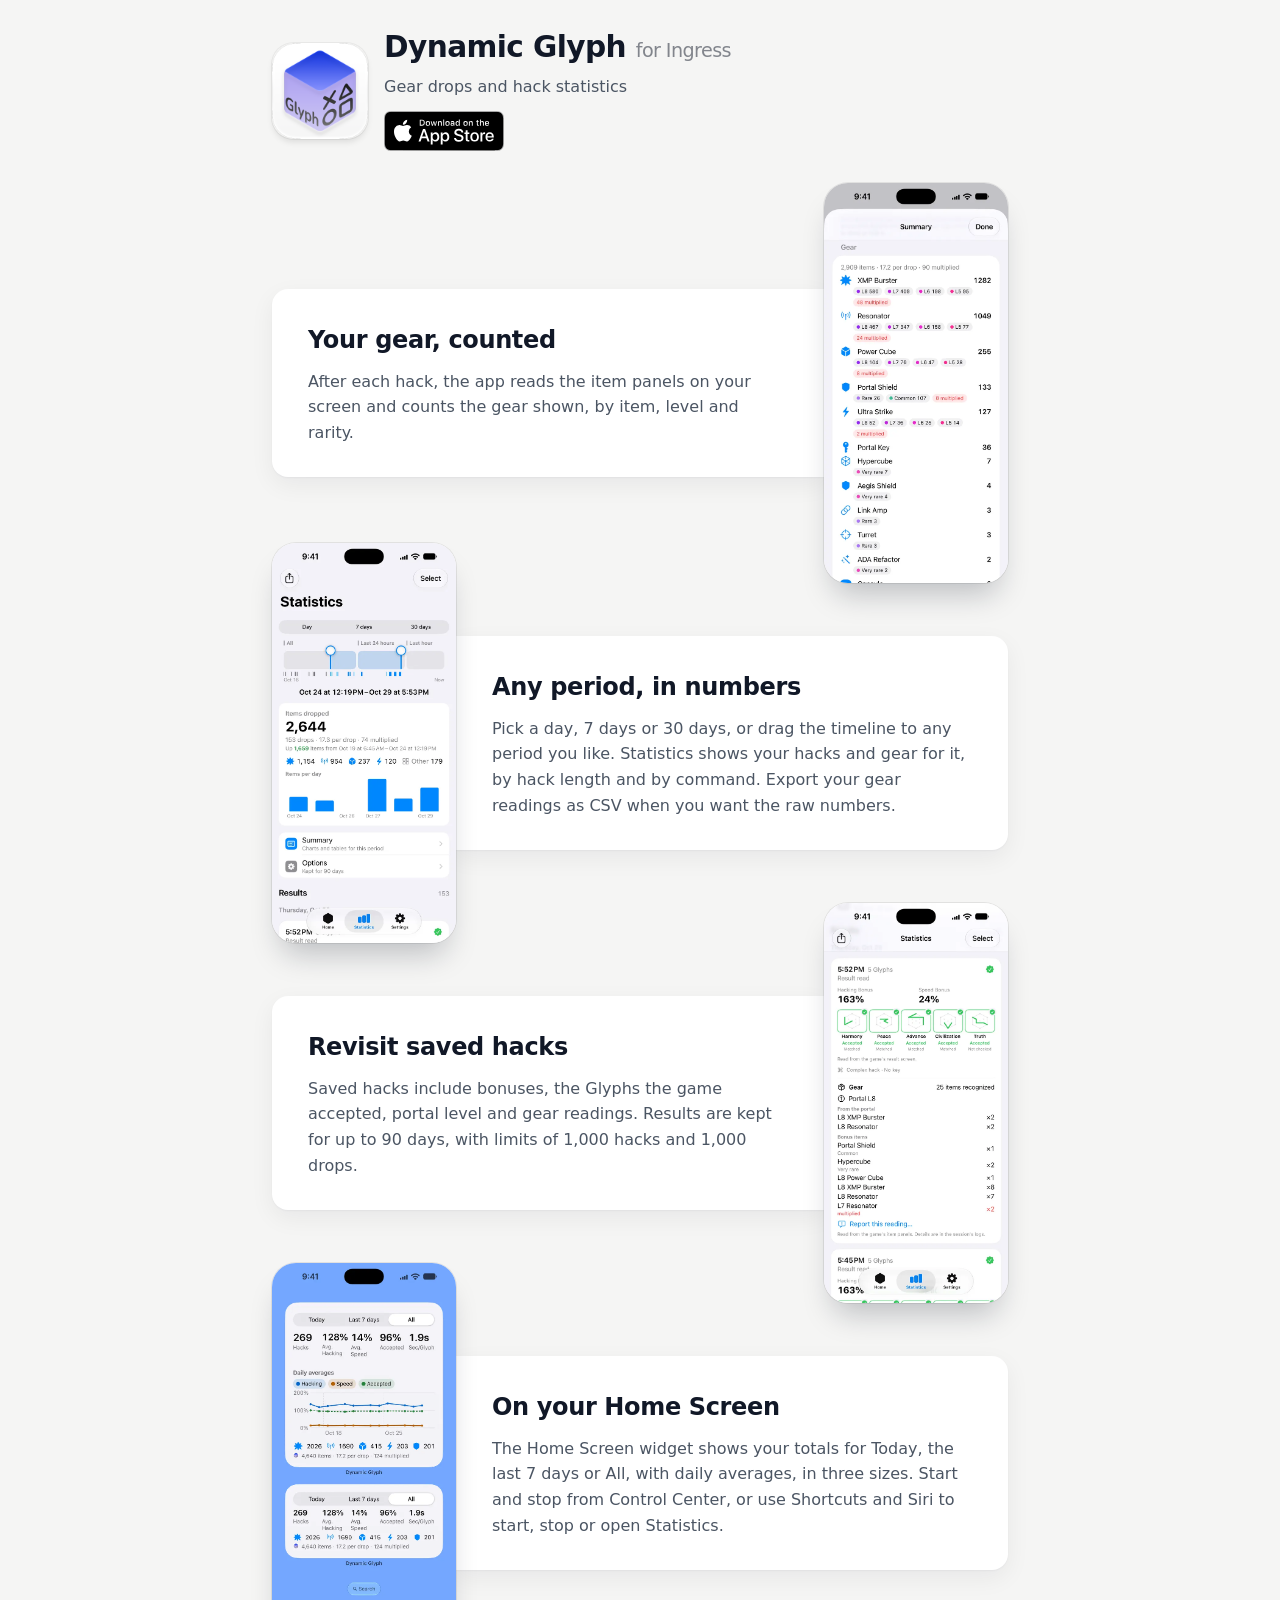
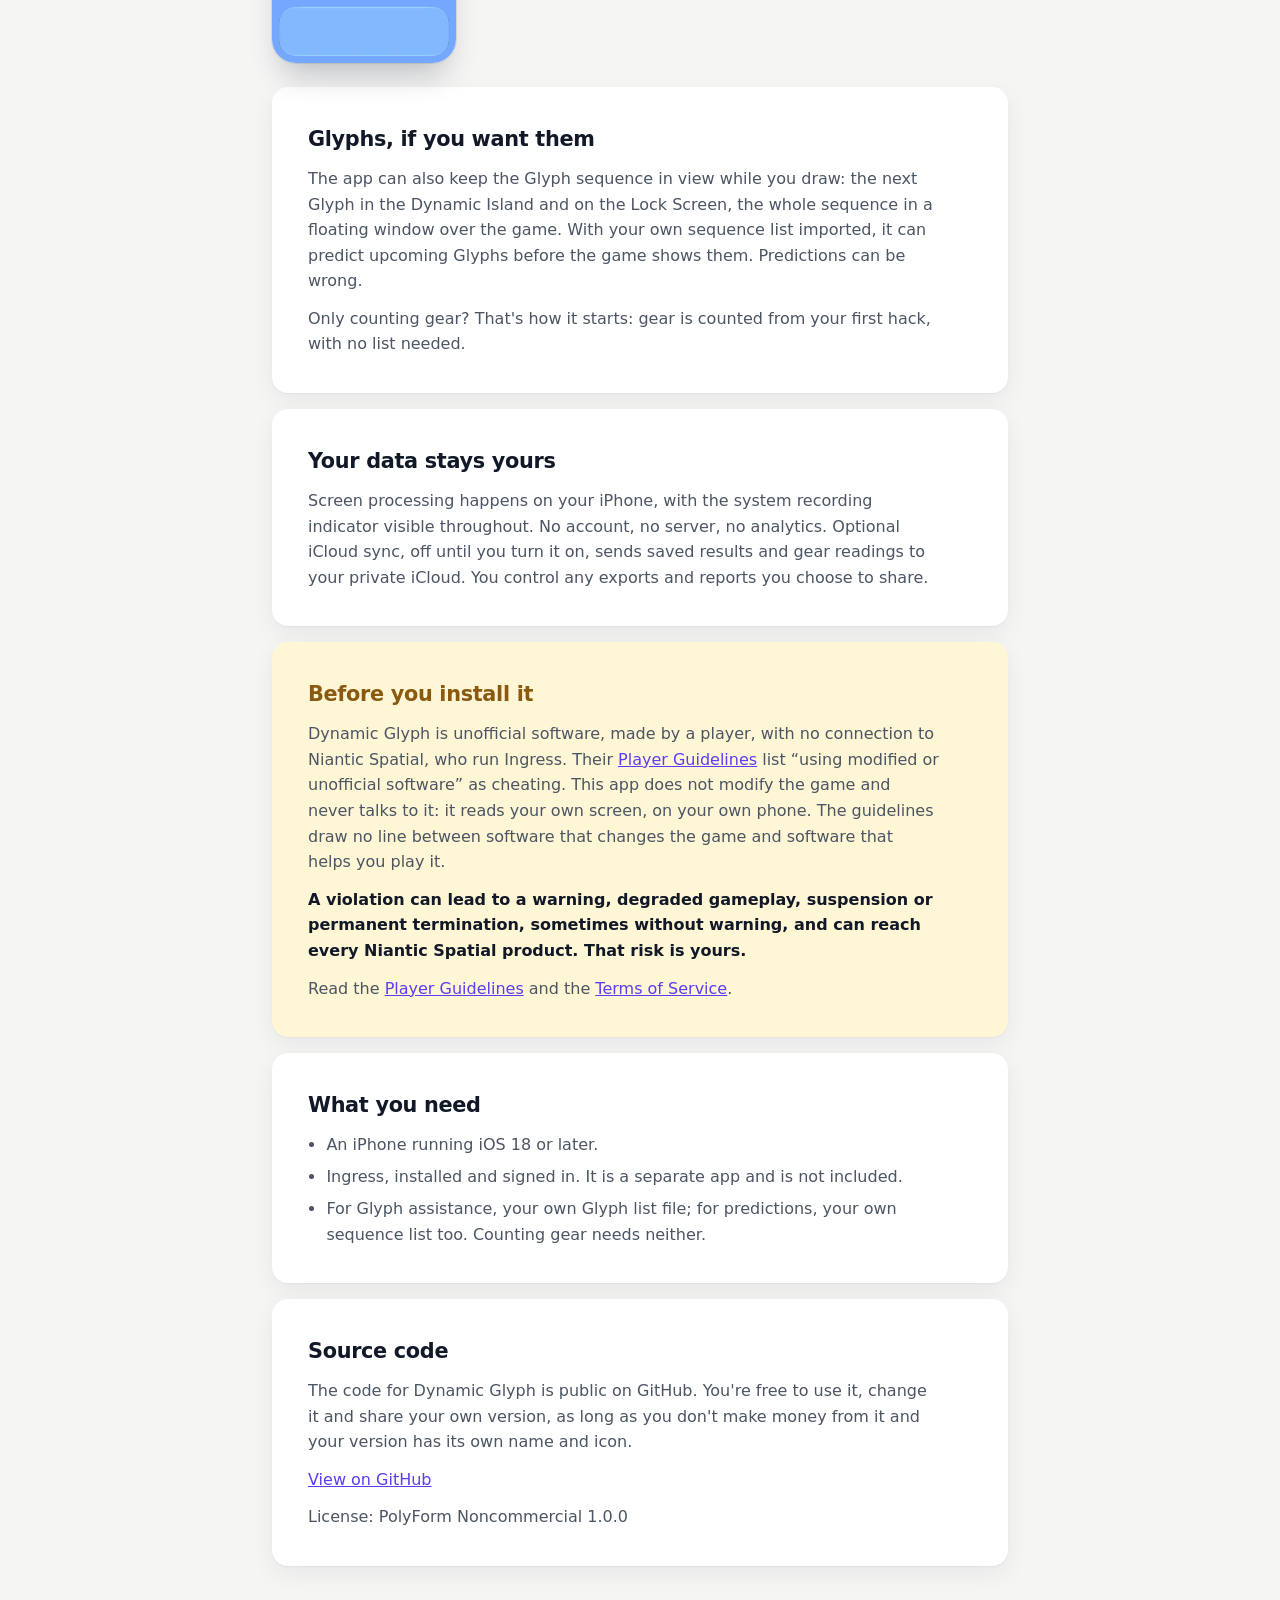
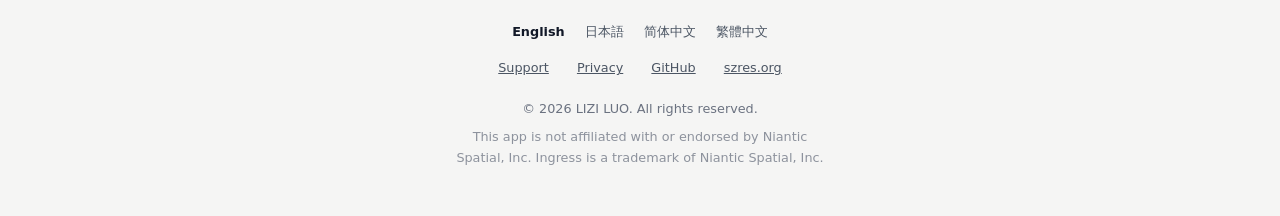
<file: index.html>
<!DOCTYPE html>
<html lang="en">
<head>
<meta charset="utf-8">
<meta name="apple-itunes-app" content="app-id=6814911908">
<meta name="viewport" content="width=device-width, initial-scale=1">
<title>Dynamic Glyph</title>
<meta name="description" content="Dynamic Glyph reads the item panels after each Ingress hack, counts the gear you got, and keeps your hack statistics on your iPhone.">
<meta property="og:title" content="Dynamic Glyph">
<meta property="og:description" content="Gear drops and hack statistics.">
<meta property="og:type" content="website">
<link rel="icon" type="image/png" href="assets/favicon.png">
<link rel="apple-touch-icon" href="assets/apple-touch-icon.png">
<!-- alt:start -->
<link rel="alternate" hreflang="en" href="https://glyph.szres.org/">
<link rel="alternate" hreflang="ja" href="https://glyph.szres.org/ja/">
<link rel="alternate" hreflang="zh-Hans" href="https://glyph.szres.org/zh-hans/">
<link rel="alternate" hreflang="zh-Hant" href="https://glyph.szres.org/zh-hant/">
<link rel="alternate" hreflang="x-default" href="https://glyph.szres.org/">
<!-- alt:end -->
<link rel="stylesheet" href="assets/styles.css">
</head>
<body>

<div class="page">

  <header class="masthead">
    <img class="mark" src="assets/icon.png" width="256" height="256" alt="Dynamic Glyph app icon">
    <div>
      <h1>Dynamic Glyph <span>for Ingress</span></h1>
      <p>Gear drops and hack statistics</p>
      <a class="store" href="https://apps.apple.com/app/id6814911908"><img src="assets/app-store-badge-en.svg" width="120" height="40" alt="Download on the App Store"></a>
    </div>
  </header>

  <div class="features">
    <main class="feature-track">

      <section class="feature">
        <picture class="shot">
          <source srcset="assets/screens/gear.webp" type="image/webp">
          <img src="assets/screens/gear.jpg" width="603" height="1311" alt="The gear summary for a period: items by type, with the count for each level and rarity, and how many were multiplied.">
        </picture>
        <div class="feature-text">
          <h2>Your gear, counted</h2>
          <p>After each hack, the app reads the item panels on your screen and counts the gear shown, by item, level and rarity.</p>
        </div>
      </section>

      <section class="feature">
        <picture class="shot">
          <source srcset="assets/screens/statistics.webp" type="image/webp">
          <img src="assets/screens/statistics.jpg" width="603" height="1311" alt="Statistics with the timeline: a period picked by dragging its handles, with items dropped, drops and items per day.">
        </picture>
        <div class="feature-text">
          <h2>Any period, in numbers</h2>
          <p>Pick a day, 7 days or 30 days, or drag the timeline to any period you like. Statistics shows your hacks and gear for it, by hack length and by command. Export your gear readings as CSV when you want the raw numbers.</p>
        </div>
      </section>

      <section class="feature">
        <picture class="shot">
          <source srcset="assets/screens/result.webp" type="image/webp">
          <img src="assets/screens/result.jpg" width="603" height="1311" alt="A saved hack: its bonuses, the five Glyphs the game accepted, the portal level, and every item it dropped, from the portal and as bonus items.">
        </picture>
        <div class="feature-text">
          <h2>Revisit saved hacks</h2>
          <p>Saved hacks include bonuses, the Glyphs the game accepted, portal level and gear readings. Results are kept for up to 90 days, with limits of 1,000 hacks and 1,000 drops.</p>
        </div>
      </section>

      <section class="feature">
        <picture class="shot">
          <source srcset="assets/screens/widgets.webp" type="image/webp">
          <img src="assets/screens/widgets.jpg" width="603" height="1311" alt="The Home Screen widget: Today, Last 7 days and All, with hack and item totals, average bonuses and daily averages.">
        </picture>
        <div class="feature-text">
          <h2>On your Home Screen</h2>
          <p>The Home Screen widget shows your totals for Today, the last 7 days or All, with daily averages, in three sizes. Start and stop from Control Center, or use Shortcuts and Siri to start, stop or open Statistics.</p>
        </div>
      </section>

    </main>
  </div>

  <div class="more">

    <section class="card">
      <h2>Glyphs, if you want them</h2>
      <p>The app can also keep the Glyph sequence in view while you draw: the next Glyph in the Dynamic Island and on the Lock Screen, the whole sequence in a floating window over the game. With your own sequence list imported, it can predict upcoming Glyphs before the game shows them. Predictions can be wrong.</p>
      <p>Only counting gear? That's how it starts: gear is counted from your first hack, with no list needed.</p>
    </section>

    <section class="card">
      <h2>Your data stays yours</h2>
      <p>Screen processing happens on your iPhone, with the system recording indicator visible throughout. No account, no server, no analytics. Optional iCloud sync, off until you turn it on, sends saved results and gear readings to your private iCloud. You control any exports and reports you choose to share.</p>
    </section>

    <section class="card warn">
      <h2>Before you install it</h2>
      <p>Dynamic Glyph is unofficial software, made by a player, with no connection to Niantic Spatial, who run Ingress. Their <a href="https://www.nianticspatial.com/en/guidelines">Player Guidelines</a> list “using modified or unofficial software” as cheating. This app does not modify the game and never talks to it: it reads your own screen, on your own phone. The guidelines draw no line between software that changes the game and software that helps you play it.</p>
      <p><strong>A violation can lead to a warning, degraded gameplay, suspension or permanent termination, sometimes without warning, and can reach every Niantic Spatial product. That risk is yours.</strong></p>
      <p>Read the <a href="https://www.nianticspatial.com/en/guidelines">Player Guidelines</a> and the <a href="https://nianticspatial.com/terms">Terms of Service</a>.</p>
    </section>

    <section class="card">
      <h2>What you need</h2>
      <ul>
        <li>An iPhone running iOS 18 or later.</li>
        <li>Ingress, installed and signed in. It is a separate app and is not included.</li>
        <li>For Glyph assistance, your own Glyph list file; for predictions, your own sequence list too. Counting gear needs neither.</li>
      </ul>
    </section>

    <section class="card">
      <h2>Source code</h2>
      <p>The code for Dynamic Glyph is public on GitHub. You're free to use it, change it and share your own version, as long as you don't make money from it and your version has its own name and icon.</p>
      <p><a href="https://github.com/ChestnutLUO/Dynamic-Glyph">View on GitHub</a></p>
      <p>License: PolyForm Noncommercial 1.0.0</p>
    </section>

  </div>

  <footer>
    <!-- lang:start -->
    <ul class="langs" aria-label="Language">
      <li><span aria-current="true">English</span></li>
      <li><a href="/ja/" hreflang="ja" lang="ja">日本語</a></li>
      <li><a href="/zh-hans/" hreflang="zh-Hans" lang="zh-Hans">简体中文</a></li>
      <li><a href="/zh-hant/" hreflang="zh-Hant" lang="zh-Hant">繁體中文</a></li>
    </ul>
    <!-- lang:end -->
    <ul>
      <li><a href="support/">Support</a></li>
      <li><a href="privacy/">Privacy</a></li>
      <li><a href="https://github.com/ChestnutLUO/Dynamic-Glyph">GitHub</a></li>
      <li><a href="https://szres.org">szres.org</a></li>
    </ul>
    <p>© 2026 LIZI LUO. All rights reserved.</p>
    <p class="legal">This app is not affiliated with or endorsed by Niantic Spatial, Inc. Ingress is a trademark of Niantic Spatial, Inc.</p>
  </footer>

</div>

</body>
</html>
</file>
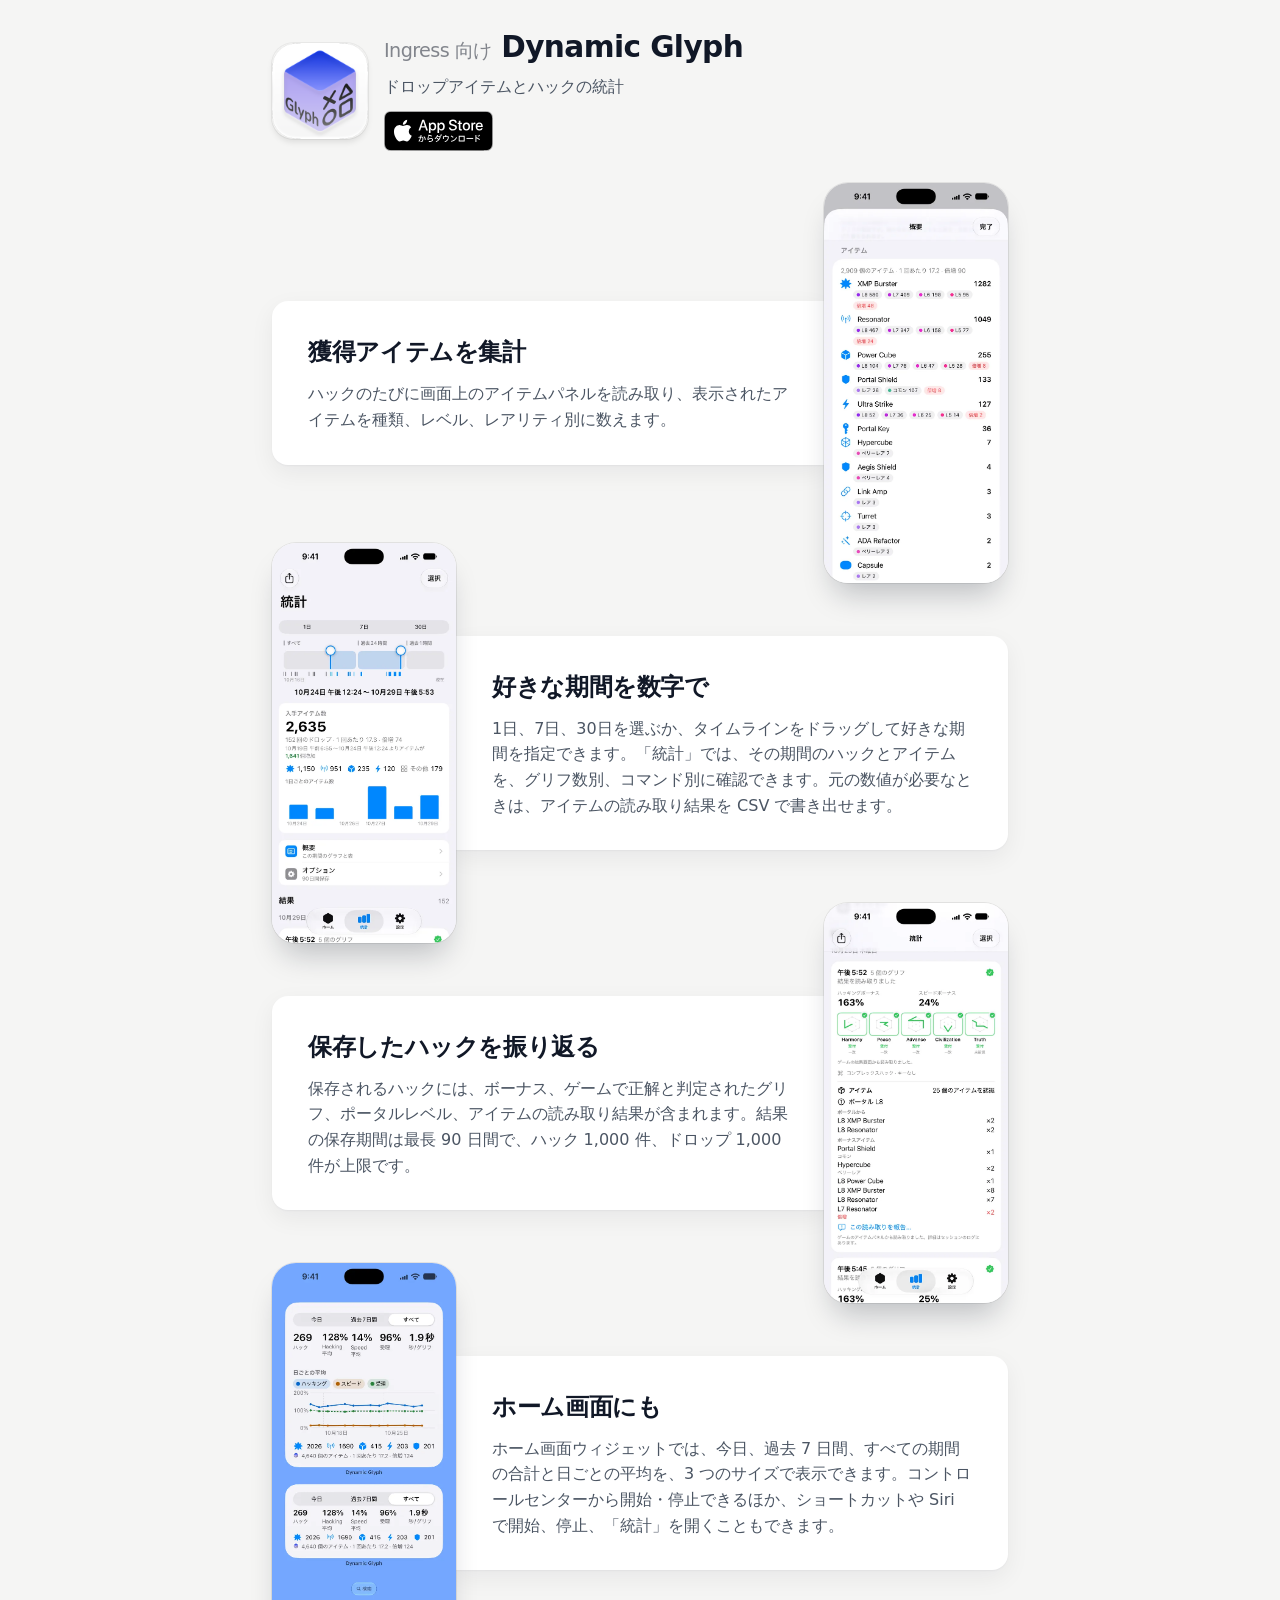
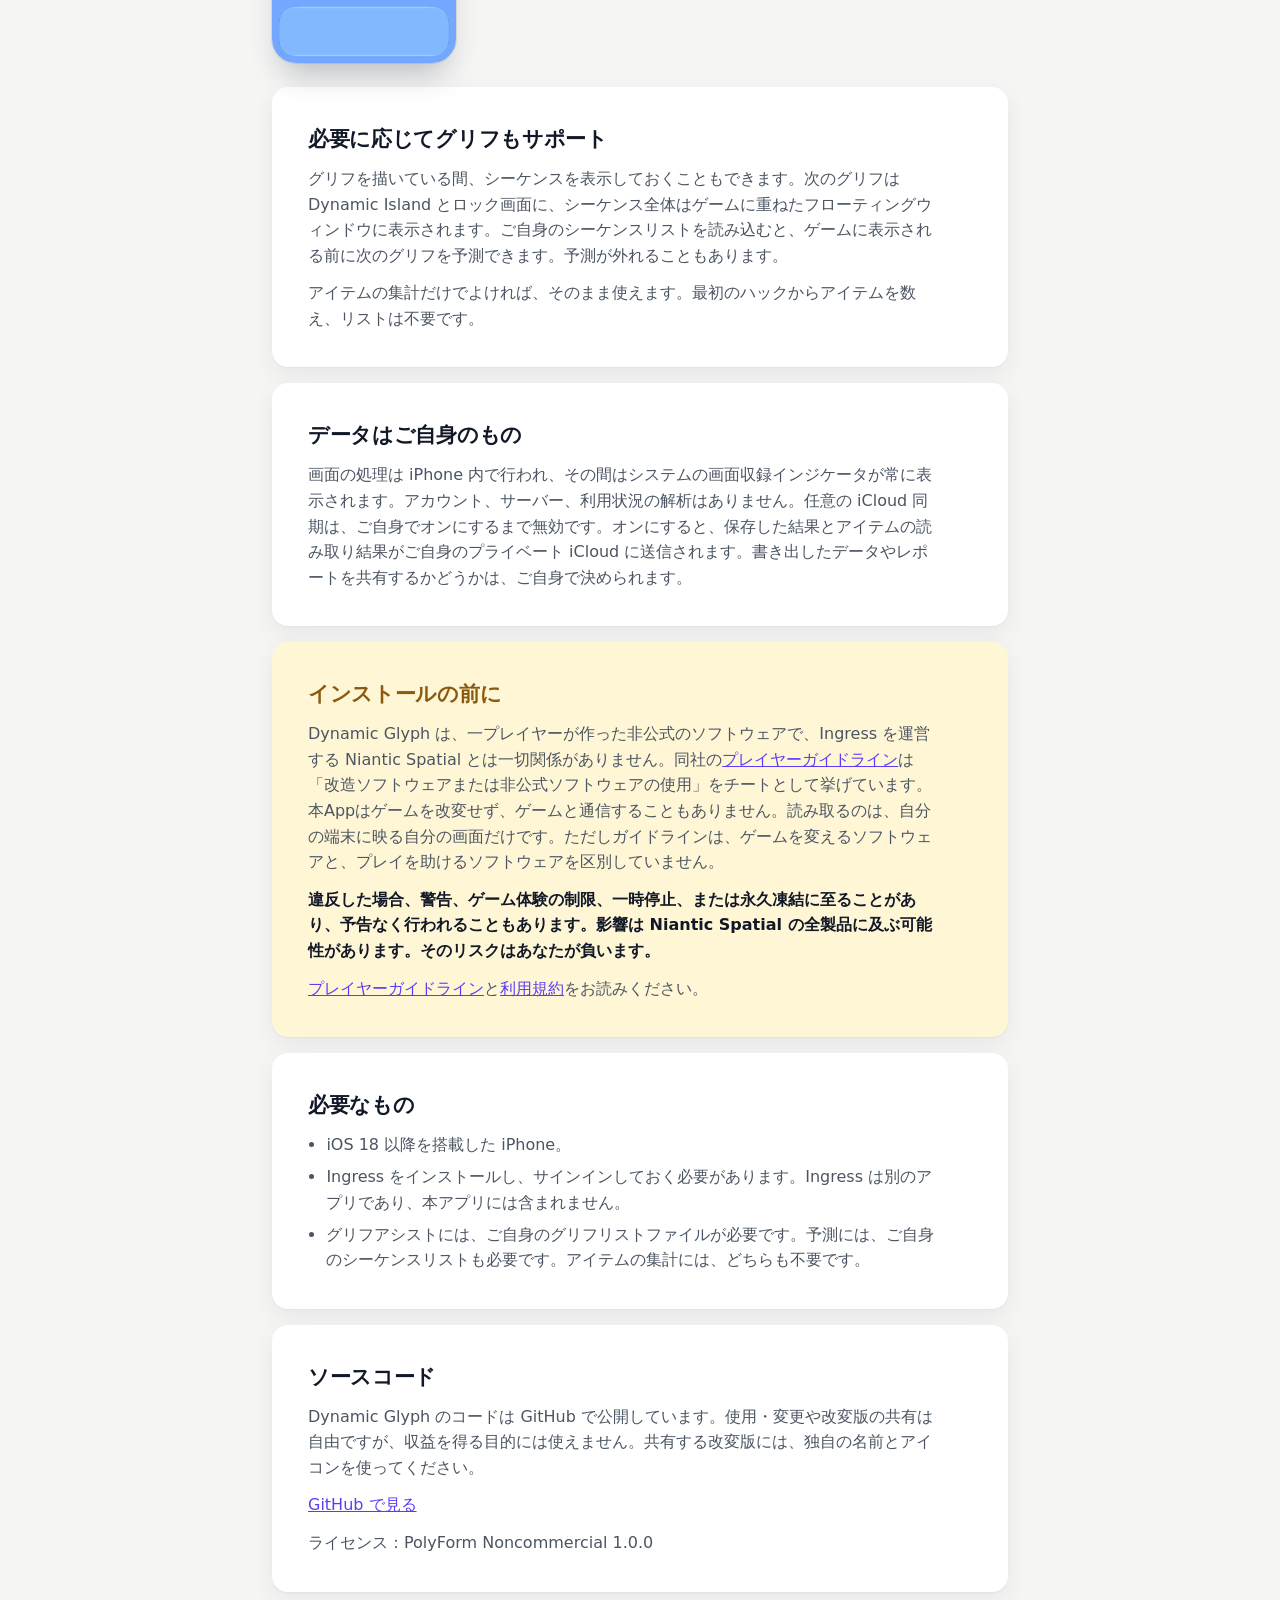
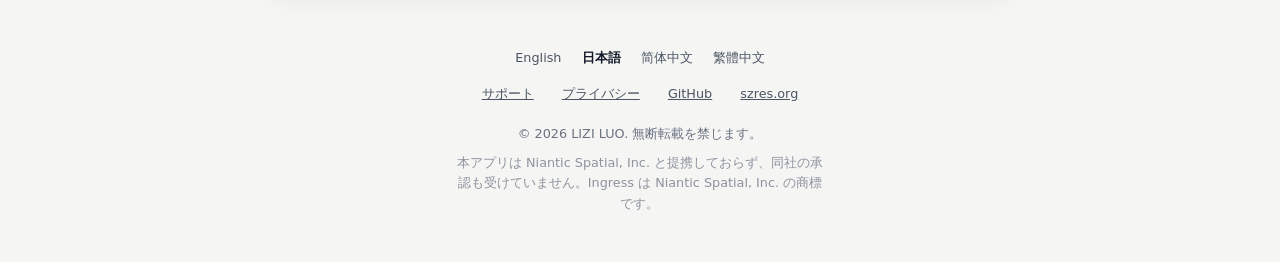
<file: ja/index.html>
<!DOCTYPE html>
<html lang="ja">
<head>
<meta charset="utf-8">
<meta name="apple-itunes-app" content="app-id=6814911908">
<meta name="viewport" content="width=device-width, initial-scale=1">
<title>Dynamic Glyph</title>
<meta name="description" content="Dynamic Glyph は、Ingress のハック後に表示されるアイテムパネルを読み取り、獲得したアイテムを数え、ハックの統計を iPhone 内に保存します。">
<meta property="og:title" content="Dynamic Glyph">
<meta property="og:description" content="ドロップアイテムとハックの統計">
<meta property="og:type" content="website">
<link rel="icon" type="image/png" href="../assets/favicon.png">
<link rel="apple-touch-icon" href="../assets/apple-touch-icon.png">
<!-- alt:start -->
<link rel="alternate" hreflang="en" href="https://glyph.szres.org/">
<link rel="alternate" hreflang="ja" href="https://glyph.szres.org/ja/">
<link rel="alternate" hreflang="zh-Hans" href="https://glyph.szres.org/zh-hans/">
<link rel="alternate" hreflang="zh-Hant" href="https://glyph.szres.org/zh-hant/">
<link rel="alternate" hreflang="x-default" href="https://glyph.szres.org/">
<!-- alt:end -->
<link rel="stylesheet" href="../assets/styles.css">
</head>
<body>

<div class="page">

  <header class="masthead">
    <img class="mark" src="../assets/icon.png" width="256" height="256" alt="Dynamic Glyph のアプリアイコン">
    <div>
      <h1><span>Ingress 向け</span> Dynamic Glyph</h1>
      <p>ドロップアイテムとハックの統計</p>
      <a class="store" href="https://apps.apple.com/app/id6814911908"><img src="../assets/app-store-badge-ja.svg" width="120" height="40" alt="App Store からダウンロード"></a>
    </div>
  </header>

  <div class="features">
    <main class="feature-track">

      <section class="feature">
        <picture class="shot">
          <source srcset="../assets/screens/ja/gear.webp" type="image/webp">
          <img src="../assets/screens/ja/gear.jpg" width="603" height="1311" alt="アイテムの概要：期間内のアイテムを種類別にまとめ、レベルとレアリティごとの個数と、倍増した数を表示しています。">
        </picture>
        <div class="feature-text">
          <h2>獲得アイテムを集計</h2>
          <p>ハックのたびに画面上のアイテムパネルを読み取り、表示されたアイテムを種類、レベル、レアリティ別に数えます。</p>
        </div>
      </section>

      <section class="feature">
        <picture class="shot">
          <source srcset="../assets/screens/ja/statistics.webp" type="image/webp">
          <img src="../assets/screens/ja/statistics.jpg" width="603" height="1311" alt="タイムライン付きの統計：ハンドルをドラッグして選んだ期間の、入手アイテム数、ドロップ数、日ごとのアイテム数。">
        </picture>
        <div class="feature-text">
          <h2>好きな期間を数字で</h2>
          <p>1日、7日、30日を選ぶか、タイムラインをドラッグして好きな期間を指定できます。「統計」では、その期間のハックとアイテムを、グリフ数別、コマンド別に確認できます。元の数値が必要なときは、アイテムの読み取り結果を CSV で書き出せます。</p>
        </div>
      </section>

      <section class="feature">
        <picture class="shot">
          <source srcset="../assets/screens/ja/result.webp" type="image/webp">
          <img src="../assets/screens/ja/result.jpg" width="603" height="1311" alt="保存したハック：ボーナス、ゲームで正解と判定された 5 個のグリフ、ポータルレベル、ポータルとボーナスでドロップしたすべてのアイテム。">
        </picture>
        <div class="feature-text">
          <h2>保存したハックを振り返る</h2>
          <p>保存されるハックには、ボーナス、ゲームで正解と判定されたグリフ、ポータルレベル、アイテムの読み取り結果が含まれます。結果の保存期間は最長 90 日間で、ハック 1,000 件、ドロップ 1,000 件が上限です。</p>
        </div>
      </section>

      <section class="feature">
        <picture class="shot">
          <source srcset="../assets/screens/ja/widgets.webp" type="image/webp">
          <img src="../assets/screens/ja/widgets.jpg" width="603" height="1311" alt="ホーム画面ウィジェット：今日、過去 7 日間、すべての期間の、ハックとアイテムの合計、ボーナスの平均、日ごとの平均。">
        </picture>
        <div class="feature-text">
          <h2>ホーム画面にも</h2>
          <p>ホーム画面ウィジェットでは、今日、過去 7 日間、すべての期間の合計と日ごとの平均を、3 つのサイズで表示できます。コントロールセンターから開始・停止できるほか、ショートカットや Siri で開始、停止、「統計」を開くこともできます。</p>
        </div>
      </section>

    </main>
  </div>

  <div class="more">

    <section class="card">
      <h2>必要に応じてグリフもサポート</h2>
      <p>グリフを描いている間、シーケンスを表示しておくこともできます。次のグリフは Dynamic Island とロック画面に、シーケンス全体はゲームに重ねたフローティングウィンドウに表示されます。ご自身のシーケンスリストを読み込むと、ゲームに表示される前に次のグリフを予測できます。予測が外れることもあります。</p>
      <p>アイテムの集計だけでよければ、そのまま使えます。最初のハックからアイテムを数え、リストは不要です。</p>
    </section>

    <section class="card">
      <h2>データはご自身のもの</h2>
      <p>画面の処理は iPhone 内で行われ、その間はシステムの画面収録インジケータが常に表示されます。アカウント、サーバー、利用状況の解析はありません。任意の iCloud 同期は、ご自身でオンにするまで無効です。オンにすると、保存した結果とアイテムの読み取り結果がご自身のプライベート iCloud に送信されます。書き出したデータやレポートを共有するかどうかは、ご自身で決められます。</p>
    </section>

    <section class="card warn">
      <h2>インストールの前に</h2>
      <p>Dynamic Glyph は、一プレイヤーが作った非公式のソフトウェアで、Ingress を運営する Niantic Spatial とは一切関係がありません。同社の<a href="https://www.nianticspatial.com/en/guidelines">プレイヤーガイドライン</a>は「改造ソフトウェアまたは非公式ソフトウェアの使用」をチートとして挙げています。本Appはゲームを改変せず、ゲームと通信することもありません。読み取るのは、自分の端末に映る自分の画面だけです。ただしガイドラインは、ゲームを変えるソフトウェアと、プレイを助けるソフトウェアを区別していません。</p>
      <p><strong>違反した場合、警告、ゲーム体験の制限、一時停止、または永久凍結に至ることがあり、予告なく行われることもあります。影響は Niantic Spatial の全製品に及ぶ可能性があります。そのリスクはあなたが負います。</strong></p>
      <p><a href="https://www.nianticspatial.com/en/guidelines">プレイヤーガイドライン</a>と<a href="https://nianticspatial.com/terms">利用規約</a>をお読みください。</p>
    </section>

    <section class="card">
      <h2>必要なもの</h2>
      <ul>
        <li>iOS 18 以降を搭載した iPhone。</li>
        <li>Ingress をインストールし、サインインしておく必要があります。Ingress は別のアプリであり、本アプリには含まれません。</li>
        <li>グリフアシストには、ご自身のグリフリストファイルが必要です。予測には、ご自身のシーケンスリストも必要です。アイテムの集計には、どちらも不要です。</li>
      </ul>
    </section>

    <section class="card">
      <h2>ソースコード</h2>
      <p>Dynamic Glyph のコードは GitHub で公開しています。使用・変更や改変版の共有は自由ですが、収益を得る目的には使えません。共有する改変版には、独自の名前とアイコンを使ってください。</p>
      <p><a href="https://github.com/ChestnutLUO/Dynamic-Glyph">GitHub で見る</a></p>
      <p>ライセンス：PolyForm Noncommercial 1.0.0</p>
    </section>

  </div>

  <footer>
    <!-- lang:start -->
    <ul class="langs" aria-label="言語">
      <li><a href="/" hreflang="en" lang="en">English</a></li>
      <li><span aria-current="true">日本語</span></li>
      <li><a href="/zh-hans/" hreflang="zh-Hans" lang="zh-Hans">简体中文</a></li>
      <li><a href="/zh-hant/" hreflang="zh-Hant" lang="zh-Hant">繁體中文</a></li>
    </ul>
    <!-- lang:end -->
    <ul>
      <li><a href="support/">サポート</a></li>
      <li><a href="privacy/">プライバシー</a></li>
      <li><a href="https://github.com/ChestnutLUO/Dynamic-Glyph">GitHub</a></li>
      <li><a href="https://szres.org">szres.org</a></li>
    </ul>
    <p>© 2026 LIZI LUO. 無断転載を禁じます。</p>
    <p class="legal">本アプリは Niantic Spatial, Inc. と提携しておらず、同社の承認も受けていません。Ingress は Niantic Spatial, Inc. の商標です。</p>
  </footer>

</div>

</body>
</html>
</file>
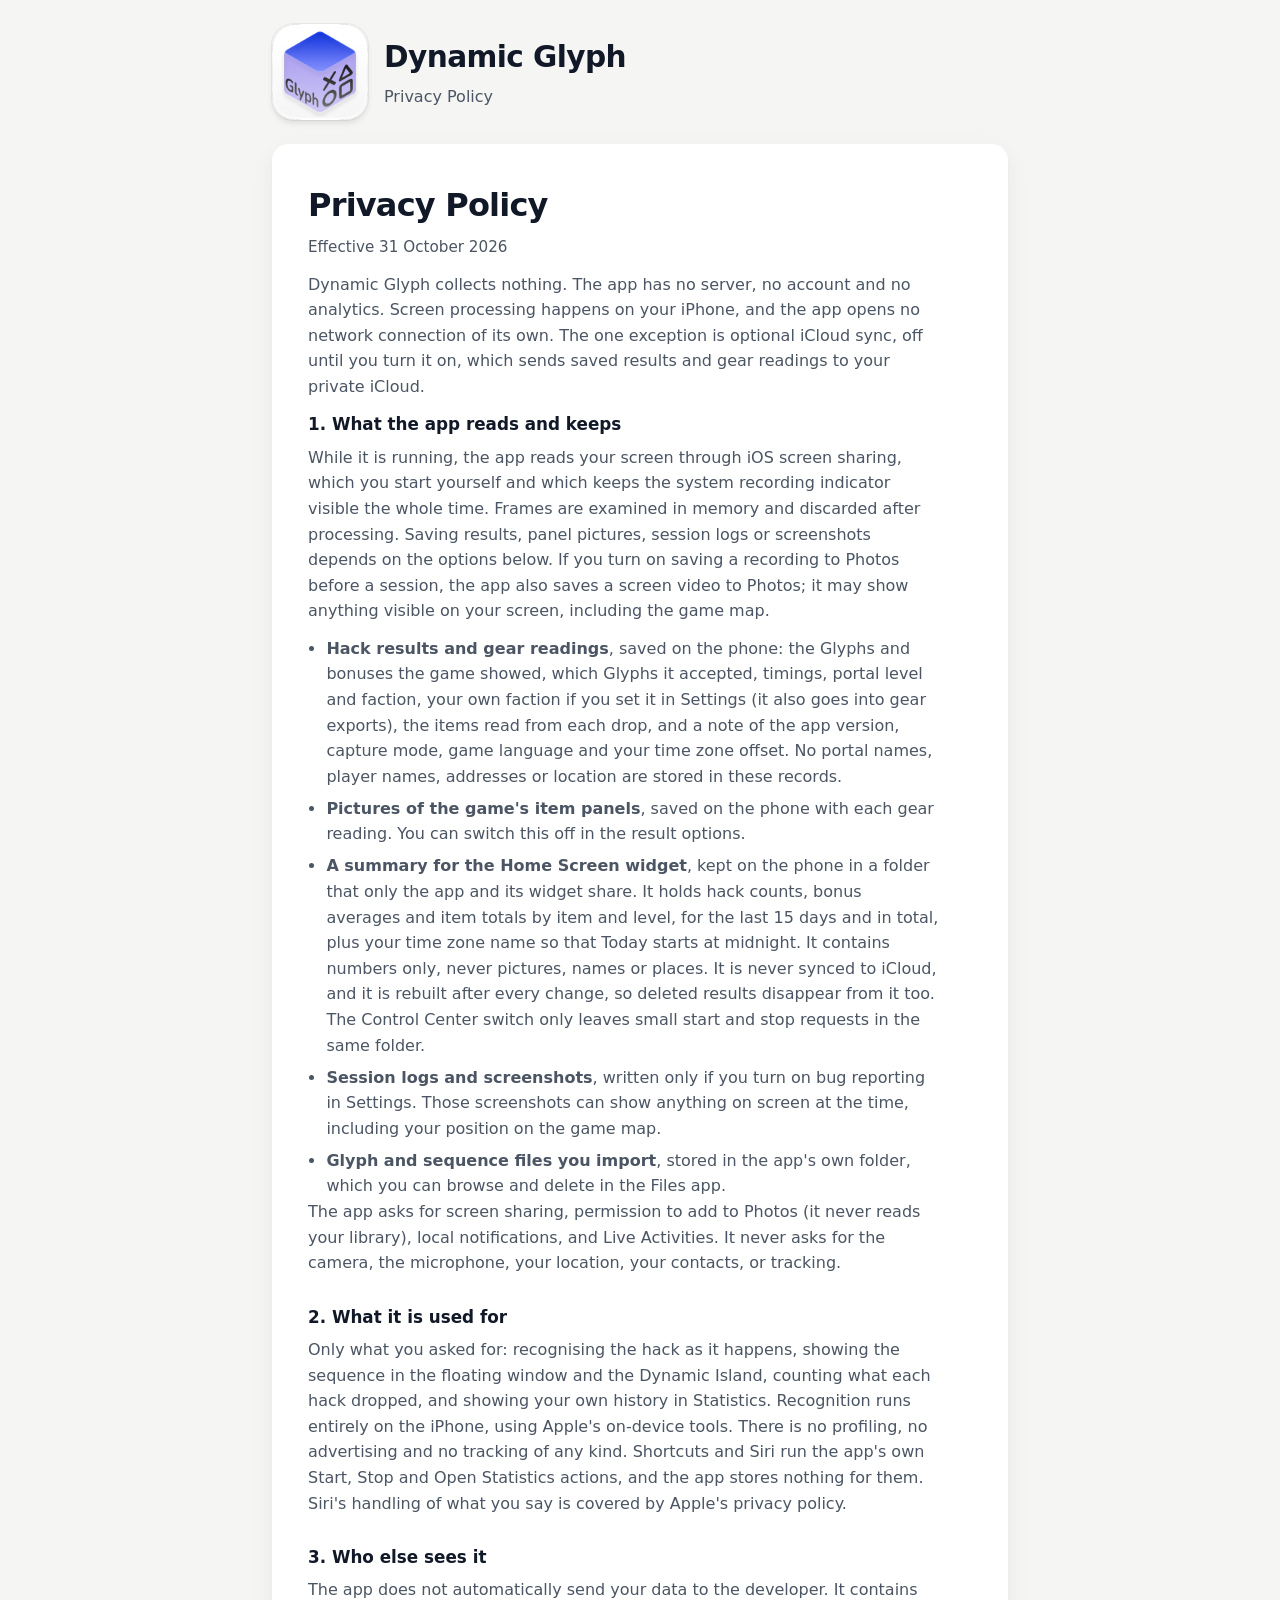
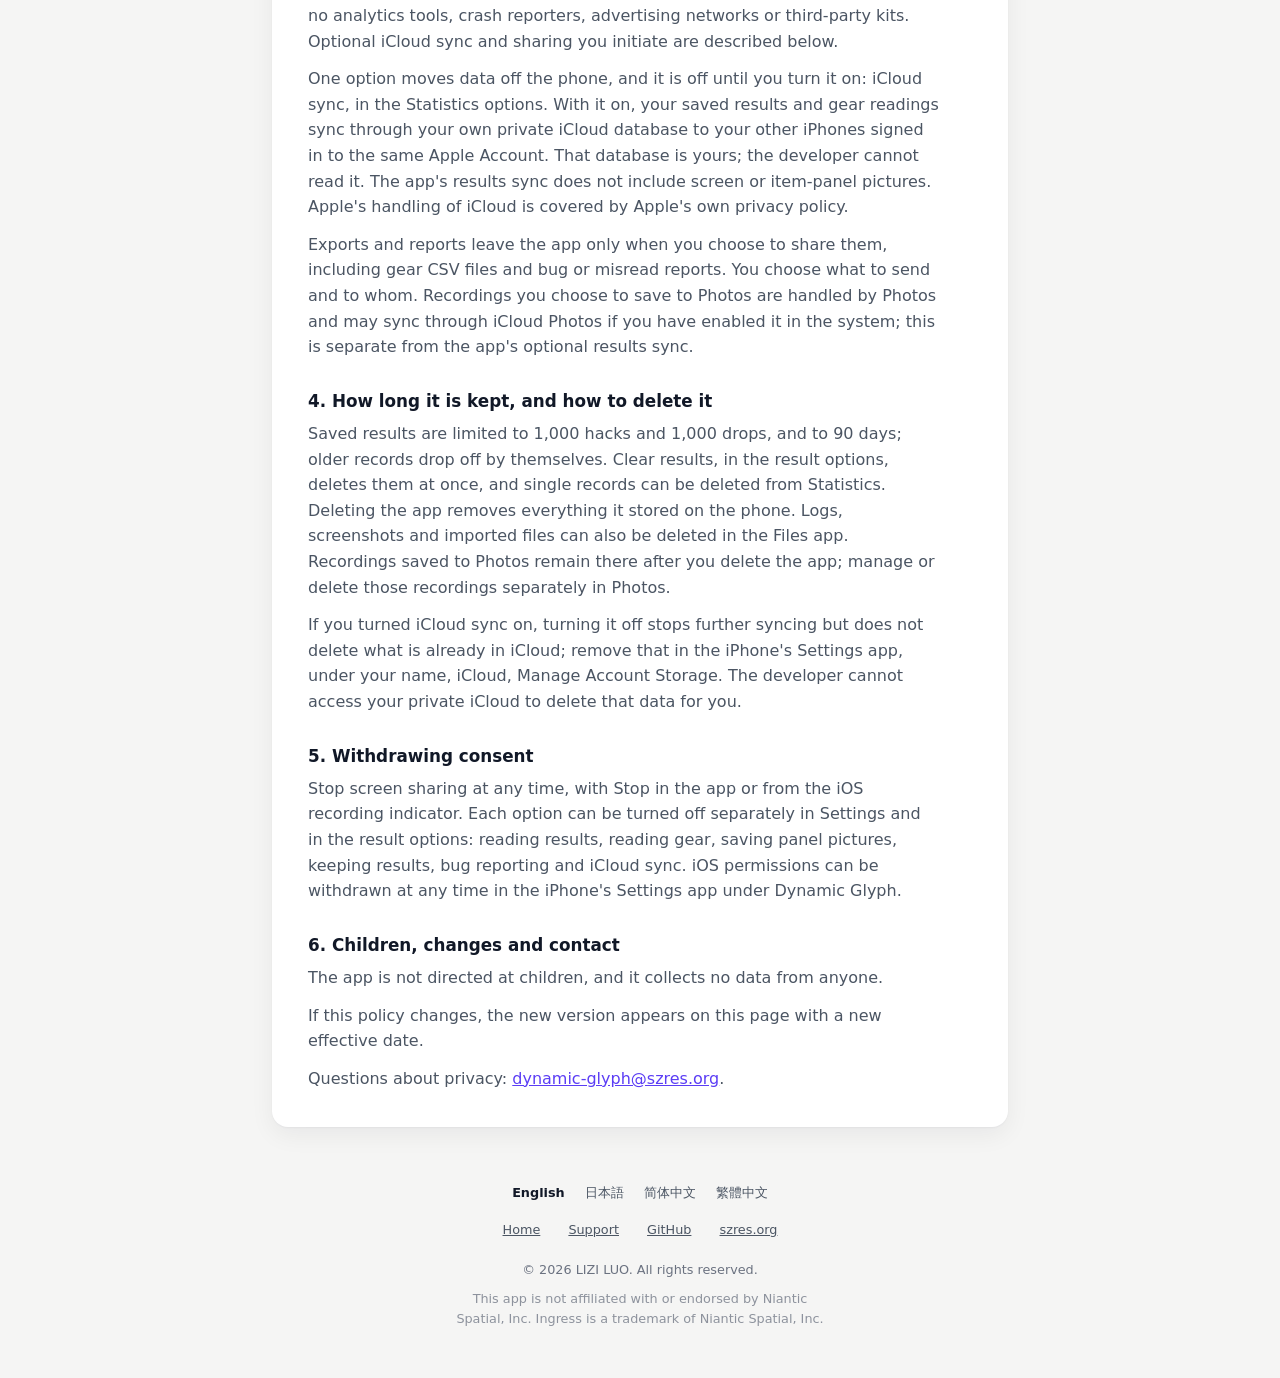
<file: privacy/index.html>
<!DOCTYPE html>
<html lang="en">
<head>
<meta charset="utf-8">
<meta name="apple-itunes-app" content="app-id=6814911908">
<meta name="viewport" content="width=device-width, initial-scale=1">
<title>Privacy Policy — Dynamic Glyph</title>
<meta name="description" content="Dynamic Glyph collects no data. What it reads and what it keeps stay on your iPhone, with optional sync to your own private iCloud.">
<link rel="icon" type="image/png" href="../assets/favicon.png">
<link rel="apple-touch-icon" href="../assets/apple-touch-icon.png">
<!-- alt:start -->
<link rel="alternate" hreflang="en" href="https://glyph.szres.org/privacy/">
<link rel="alternate" hreflang="ja" href="https://glyph.szres.org/ja/privacy/">
<link rel="alternate" hreflang="zh-Hans" href="https://glyph.szres.org/zh-hans/privacy/">
<link rel="alternate" hreflang="zh-Hant" href="https://glyph.szres.org/zh-hant/privacy/">
<link rel="alternate" hreflang="x-default" href="https://glyph.szres.org/privacy/">
<!-- alt:end -->
<link rel="stylesheet" href="../assets/styles.css">
</head>
<body>

<div class="page">

  <header class="masthead">
    <img class="mark" src="../assets/icon.png" width="256" height="256" alt="Dynamic Glyph app icon">
    <div>
      <h1>Dynamic Glyph</h1>
      <p>Privacy Policy</p>
    </div>
  </header>

  <main>
    <section class="card">
      <h2 class="doc-title">Privacy Policy</h2>
      <p class="doc-sub" >Effective 31 October 2026</p>

      <p>Dynamic Glyph collects nothing. The app has no server, no account and no analytics. Screen processing happens on your iPhone, and the app opens no network connection of its own. The one exception is optional iCloud sync, off until you turn it on, which sends saved results and gear readings to your private iCloud.</p>

      <h3>1. What the app reads and keeps</h3>
      <p>While it is running, the app reads your screen through iOS screen sharing, which you start yourself and which keeps the system recording indicator visible the whole time. Frames are examined in memory and discarded after processing. Saving results, panel pictures, session logs or screenshots depends on the options below. If you turn on saving a recording to Photos before a session, the app also saves a screen video to Photos; it may show anything visible on your screen, including the game map.</p>
      <ul>
        <li><strong>Hack results and gear readings</strong>, saved on the phone: the Glyphs and bonuses the game showed, which Glyphs it accepted, timings, portal level and faction, your own faction if you set it in Settings (it also goes into gear exports), the items read from each drop, and a note of the app version, capture mode, game language and your time zone offset. No portal names, player names, addresses or location are stored in these records.</li>
        <li><strong>Pictures of the game's item panels</strong>, saved on the phone with each gear reading. You can switch this off in the result options.</li>
        <li><strong>A summary for the Home Screen widget</strong>, kept on the phone in a folder that only the app and its widget share. It holds hack counts, bonus averages and item totals by item and level, for the last 15 days and in total, plus your time zone name so that Today starts at midnight. It contains numbers only, never pictures, names or places. It is never synced to iCloud, and it is rebuilt after every change, so deleted results disappear from it too. The Control Center switch only leaves small start and stop requests in the same folder.</li>
        <li><strong>Session logs and screenshots</strong>, written only if you turn on bug reporting in Settings. Those screenshots can show anything on screen at the time, including your position on the game map.</li>
        <li><strong>Glyph and sequence files you import</strong>, stored in the app's own folder, which you can browse and delete in the Files app.</li>
      </ul>
      <p>The app asks for screen sharing, permission to add to Photos (it never reads your library), local notifications, and Live Activities. It never asks for the camera, the microphone, your location, your contacts, or tracking.</p>

      <h3>2. What it is used for</h3>
      <p>Only what you asked for: recognising the hack as it happens, showing the sequence in the floating window and the Dynamic Island, counting what each hack dropped, and showing your own history in Statistics. Recognition runs entirely on the iPhone, using Apple's on-device tools. There is no profiling, no advertising and no tracking of any kind. Shortcuts and Siri run the app's own Start, Stop and Open Statistics actions, and the app stores nothing for them. Siri's handling of what you say is covered by Apple's privacy policy.</p>

      <h3>3. Who else sees it</h3>
      <p>The app does not automatically send your data to the developer. It contains no analytics tools, crash reporters, advertising networks or third-party kits. Optional iCloud sync and sharing you initiate are described below.</p>
      <p>One option moves data off the phone, and it is off until you turn it on: iCloud sync, in the Statistics options. With it on, your saved results and gear readings sync through your own private iCloud database to your other iPhones signed in to the same Apple Account. That database is yours; the developer cannot read it. The app's results sync does not include screen or item-panel pictures. Apple's handling of iCloud is covered by Apple's own privacy policy.</p>
      <p>Exports and reports leave the app only when you choose to share them, including gear CSV files and bug or misread reports. You choose what to send and to whom. Recordings you choose to save to Photos are handled by Photos and may sync through iCloud Photos if you have enabled it in the system; this is separate from the app's optional results sync.</p>

      <h3>4. How long it is kept, and how to delete it</h3>
      <p>Saved results are limited to 1,000 hacks and 1,000 drops, and to 90 days; older records drop off by themselves. Clear results, in the result options, deletes them at once, and single records can be deleted from Statistics. Deleting the app removes everything it stored on the phone. Logs, screenshots and imported files can also be deleted in the Files app. Recordings saved to Photos remain there after you delete the app; manage or delete those recordings separately in Photos.</p>
      <p>If you turned iCloud sync on, turning it off stops further syncing but does not delete what is already in iCloud; remove that in the iPhone's Settings app, under your name, iCloud, Manage Account Storage. The developer cannot access your private iCloud to delete that data for you.</p>

      <h3>5. Withdrawing consent</h3>
      <p>Stop screen sharing at any time, with Stop in the app or from the iOS recording indicator. Each option can be turned off separately in Settings and in the result options: reading results, reading gear, saving panel pictures, keeping results, bug reporting and iCloud sync. iOS permissions can be withdrawn at any time in the iPhone's Settings app under Dynamic Glyph.</p>

      <h3>6. Children, changes and contact</h3>
      <p>The app is not directed at children, and it collects no data from anyone.</p>
      <p>If this policy changes, the new version appears on this page with a new effective date.</p>
      <p>Questions about privacy: <a href="mailto:dynamic-glyph@szres.org">dynamic-glyph@szres.org</a>.</p>
    </section>
  </main>

  <footer>
    <!-- lang:start -->
    <ul class="langs" aria-label="Language">
      <li><span aria-current="true">English</span></li>
      <li><a href="/ja/privacy/" hreflang="ja" lang="ja">日本語</a></li>
      <li><a href="/zh-hans/privacy/" hreflang="zh-Hans" lang="zh-Hans">简体中文</a></li>
      <li><a href="/zh-hant/privacy/" hreflang="zh-Hant" lang="zh-Hant">繁體中文</a></li>
    </ul>
    <!-- lang:end -->
    <ul>
      <li><a href="../">Home</a></li>
      <li><a href="../support/">Support</a></li>
      <li><a href="https://github.com/ChestnutLUO/Dynamic-Glyph">GitHub</a></li>
      <li><a href="https://szres.org">szres.org</a></li>
    </ul>
    <p>© 2026 LIZI LUO. All rights reserved.</p>
    <p class="legal">This app is not affiliated with or endorsed by Niantic Spatial, Inc. Ingress is a trademark of Niantic Spatial, Inc.</p>
  </footer>

</div>

</body>
</html>
</file>
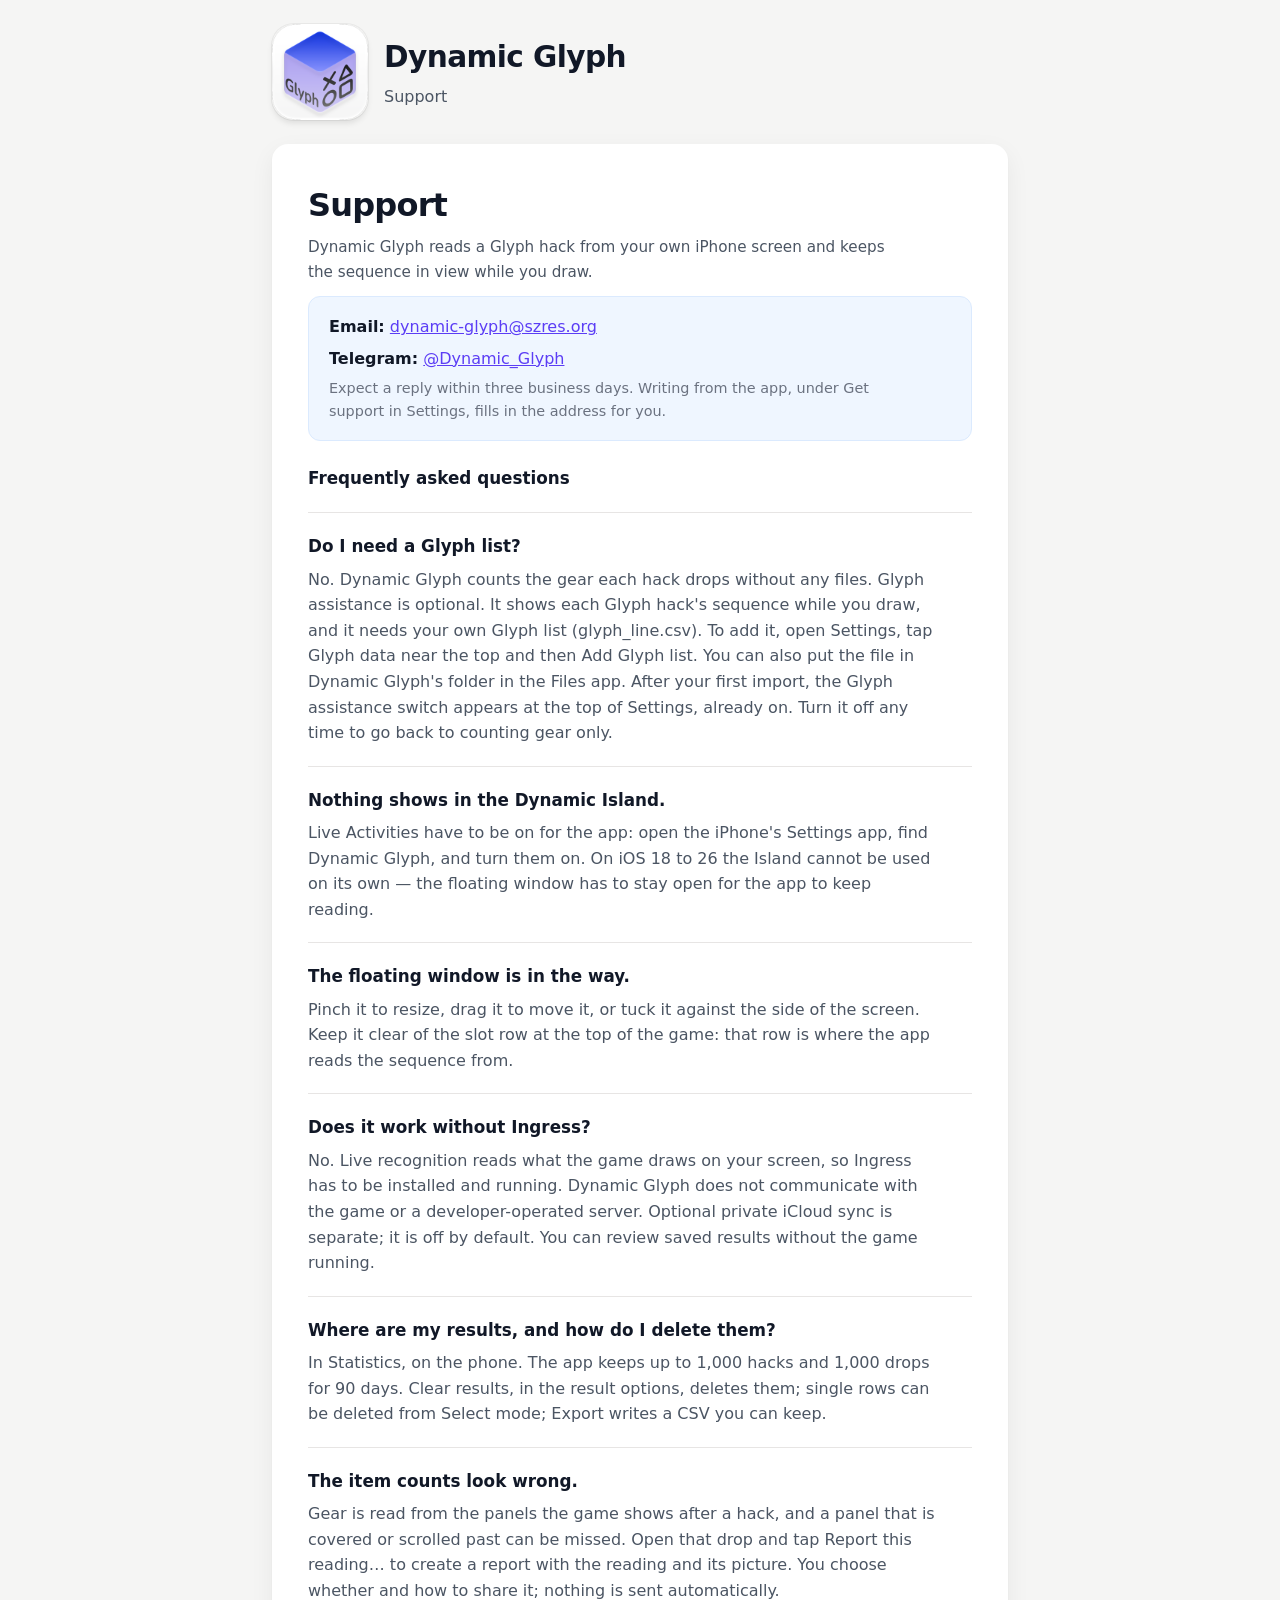
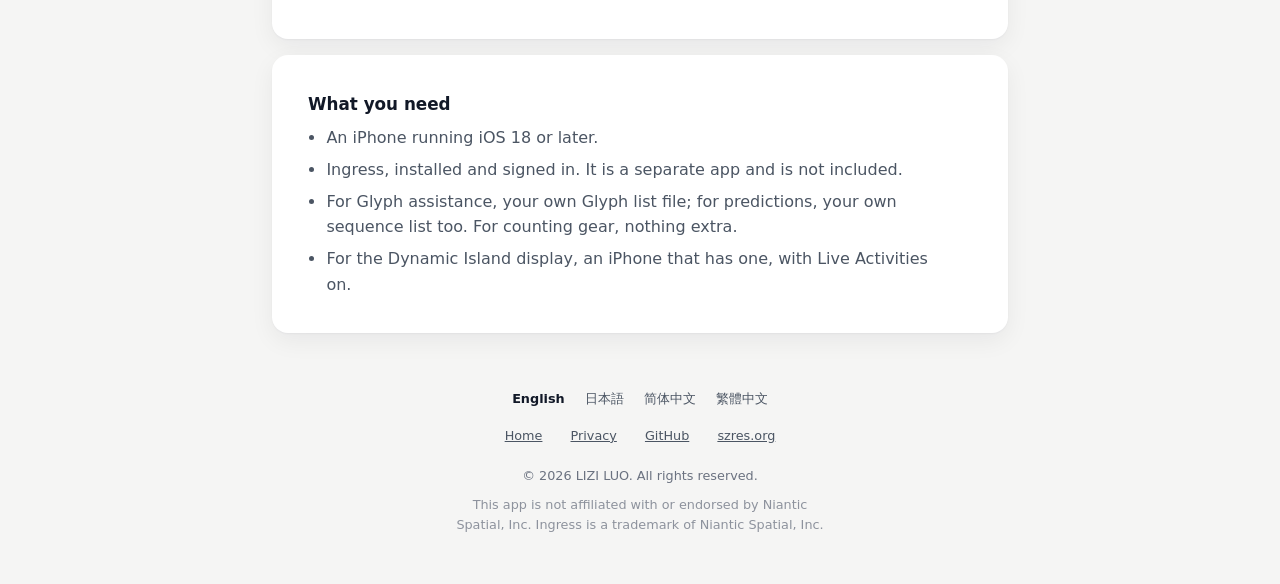
<file: support/index.html>
<!DOCTYPE html>
<html lang="en">
<head>
<meta charset="utf-8">
<meta name="apple-itunes-app" content="app-id=6814911908">
<meta name="viewport" content="width=device-width, initial-scale=1">
<title>Support — Dynamic Glyph</title>
<meta name="description" content="Support for Dynamic Glyph: how to reach us, and answers to the questions players ask most.">
<link rel="icon" type="image/png" href="../assets/favicon.png">
<link rel="apple-touch-icon" href="../assets/apple-touch-icon.png">
<!-- alt:start -->
<link rel="alternate" hreflang="en" href="https://glyph.szres.org/support/">
<link rel="alternate" hreflang="ja" href="https://glyph.szres.org/ja/support/">
<link rel="alternate" hreflang="zh-Hans" href="https://glyph.szres.org/zh-hans/support/">
<link rel="alternate" hreflang="zh-Hant" href="https://glyph.szres.org/zh-hant/support/">
<link rel="alternate" hreflang="x-default" href="https://glyph.szres.org/support/">
<!-- alt:end -->
<link rel="stylesheet" href="../assets/styles.css">
</head>
<body>

<div class="page">

  <header class="masthead">
    <img class="mark" src="../assets/icon.png" width="256" height="256" alt="Dynamic Glyph app icon">
    <div>
      <h1>Dynamic Glyph</h1>
      <p>Support</p>
    </div>
  </header>

  <main>
    <section class="card">
      <h2 class="doc-title">Support</h2>
      <p class="doc-sub" >Dynamic Glyph reads a Glyph hack from your own iPhone screen and keeps the sequence in view while you draw.</p>

      <div class="box">
        <p><strong>Email:</strong> <a href="mailto:dynamic-glyph@szres.org">dynamic-glyph@szres.org</a></p>
        <p><strong>Telegram:</strong> <a href="https://t.me/Dynamic_Glyph">@Dynamic_Glyph</a></p>
        <p class="note">Expect a reply within three business days. Writing from the app, under Get support in Settings, fills in the address for you.</p>
      </div>

      <h3>Frequently asked questions</h3>

      <div class="qa">
        <h3>Do I need a Glyph list?</h3>
        <p>No. Dynamic Glyph counts the gear each hack drops without any files. Glyph assistance is optional. It shows each Glyph hack's sequence while you draw, and it needs your own Glyph list (glyph_line.csv). To add it, open Settings, tap Glyph data near the top and then Add Glyph list. You can also put the file in Dynamic Glyph's folder in the Files app. After your first import, the Glyph assistance switch appears at the top of Settings, already on. Turn it off any time to go back to counting gear only.</p>
      </div>

      <div class="qa">
        <h3>Nothing shows in the Dynamic Island.</h3>
        <p>Live Activities have to be on for the app: open the iPhone's Settings app, find Dynamic Glyph, and turn them on. On iOS 18 to 26 the Island cannot be used on its own — the floating window has to stay open for the app to keep reading.</p>
      </div>

      <div class="qa">
        <h3>The floating window is in the way.</h3>
        <p>Pinch it to resize, drag it to move it, or tuck it against the side of the screen. Keep it clear of the slot row at the top of the game: that row is where the app reads the sequence from.</p>
      </div>

      <div class="qa">
        <h3>Does it work without Ingress?</h3>
        <p>No. Live recognition reads what the game draws on your screen, so Ingress has to be installed and running. Dynamic Glyph does not communicate with the game or a developer-operated server. Optional private iCloud sync is separate; it is off by default. You can review saved results without the game running.</p>
      </div>

      <div class="qa">
        <h3>Where are my results, and how do I delete them?</h3>
        <p>In Statistics, on the phone. The app keeps up to 1,000 hacks and 1,000 drops for 90 days. Clear results, in the result options, deletes them; single rows can be deleted from Select mode; Export writes a CSV you can keep.</p>
      </div>

      <div class="qa">
        <h3>The item counts look wrong.</h3>
        <p>Gear is read from the panels the game shows after a hack, and a panel that is covered or scrolled past can be missed. Open that drop and tap Report this reading… to create a report with the reading and its picture. You choose whether and how to share it; nothing is sent automatically.</p>
      </div>
    </section>

    <section class="card">
      <h3>What you need</h3>
      <ul>
        <li>An iPhone running iOS 18 or later.</li>
        <li>Ingress, installed and signed in. It is a separate app and is not included.</li>
        <li>For Glyph assistance, your own Glyph list file; for predictions, your own sequence list too. For counting gear, nothing extra.</li>
        <li>For the Dynamic Island display, an iPhone that has one, with Live Activities on.</li>
      </ul>
    </section>
  </main>

  <footer>
    <!-- lang:start -->
    <ul class="langs" aria-label="Language">
      <li><span aria-current="true">English</span></li>
      <li><a href="/ja/support/" hreflang="ja" lang="ja">日本語</a></li>
      <li><a href="/zh-hans/support/" hreflang="zh-Hans" lang="zh-Hans">简体中文</a></li>
      <li><a href="/zh-hant/support/" hreflang="zh-Hant" lang="zh-Hant">繁體中文</a></li>
    </ul>
    <!-- lang:end -->
    <ul>
      <li><a href="../">Home</a></li>
      <li><a href="../privacy/">Privacy</a></li>
      <li><a href="https://github.com/ChestnutLUO/Dynamic-Glyph">GitHub</a></li>
      <li><a href="https://szres.org">szres.org</a></li>
    </ul>
    <p>© 2026 LIZI LUO. All rights reserved.</p>
    <p class="legal">This app is not affiliated with or endorsed by Niantic Spatial, Inc. Ingress is a trademark of Niantic Spatial, Inc.</p>
  </footer>

</div>

</body>
</html>
</file>
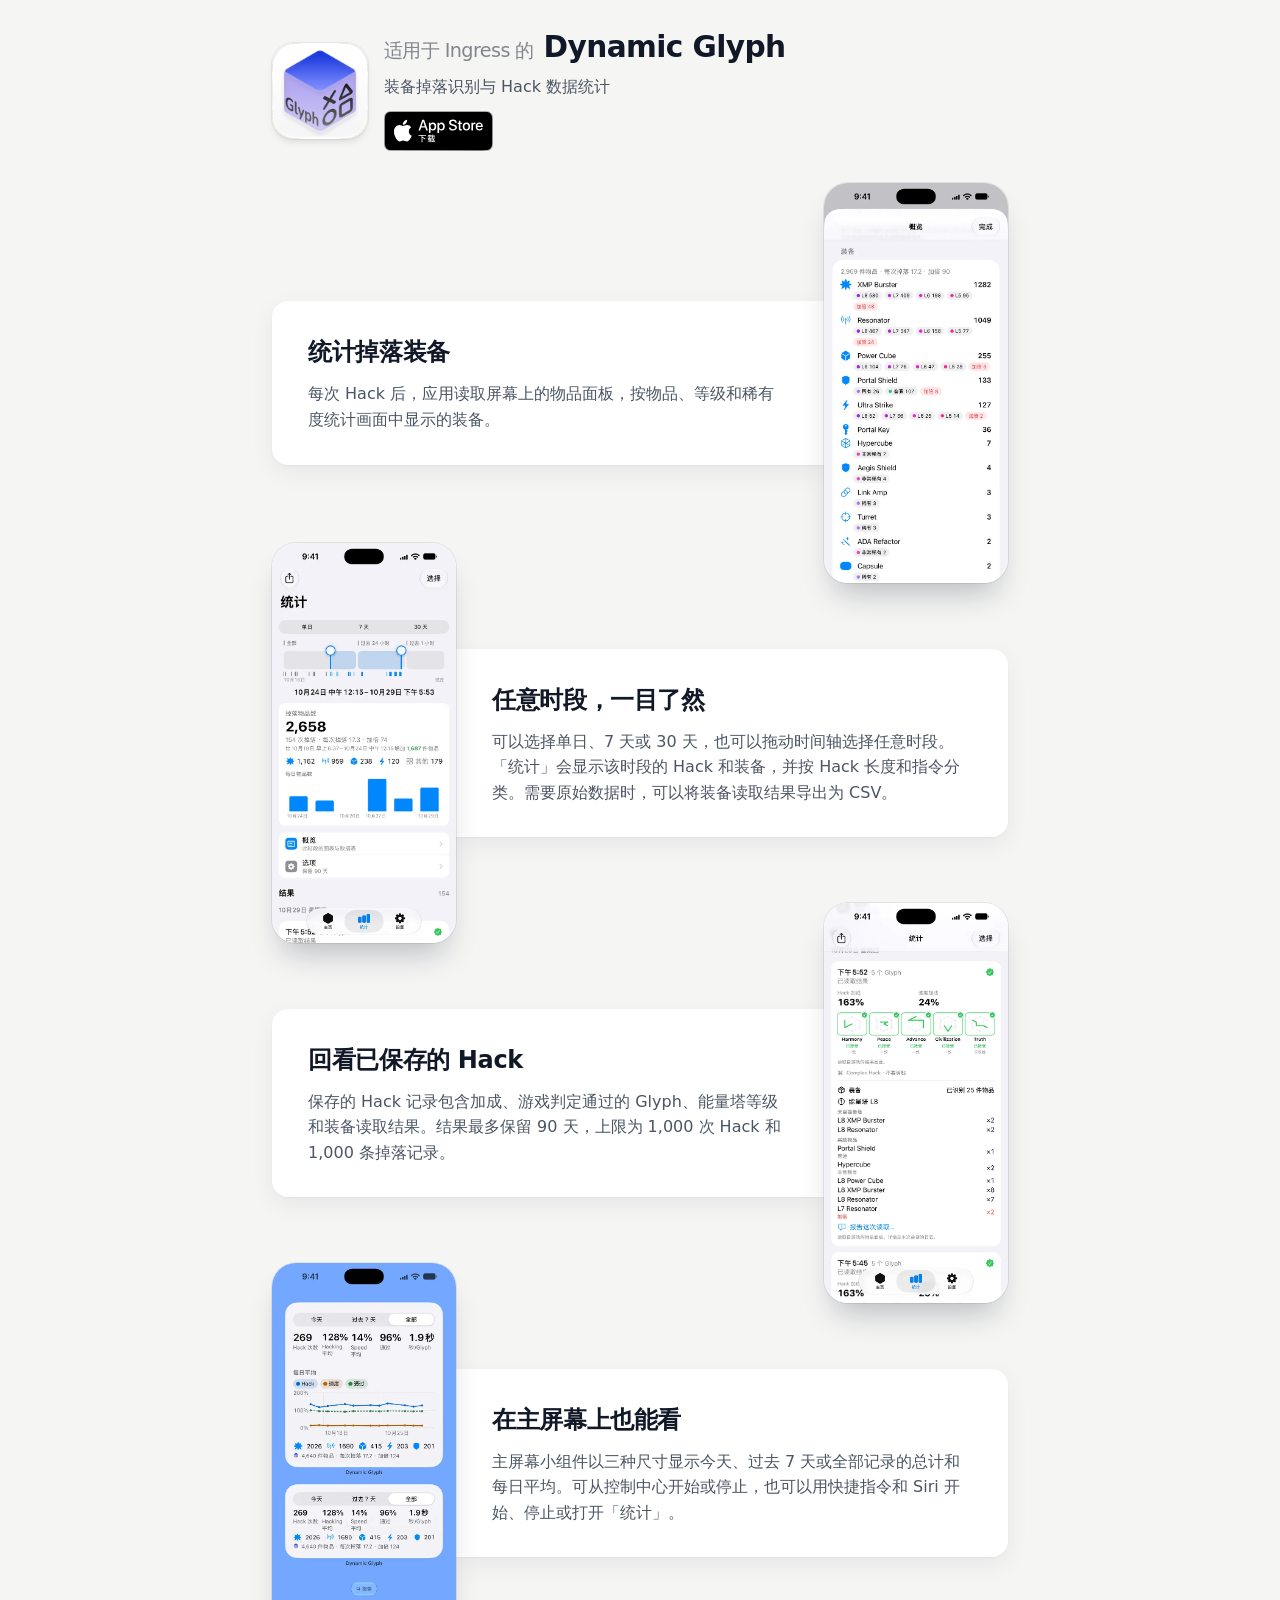
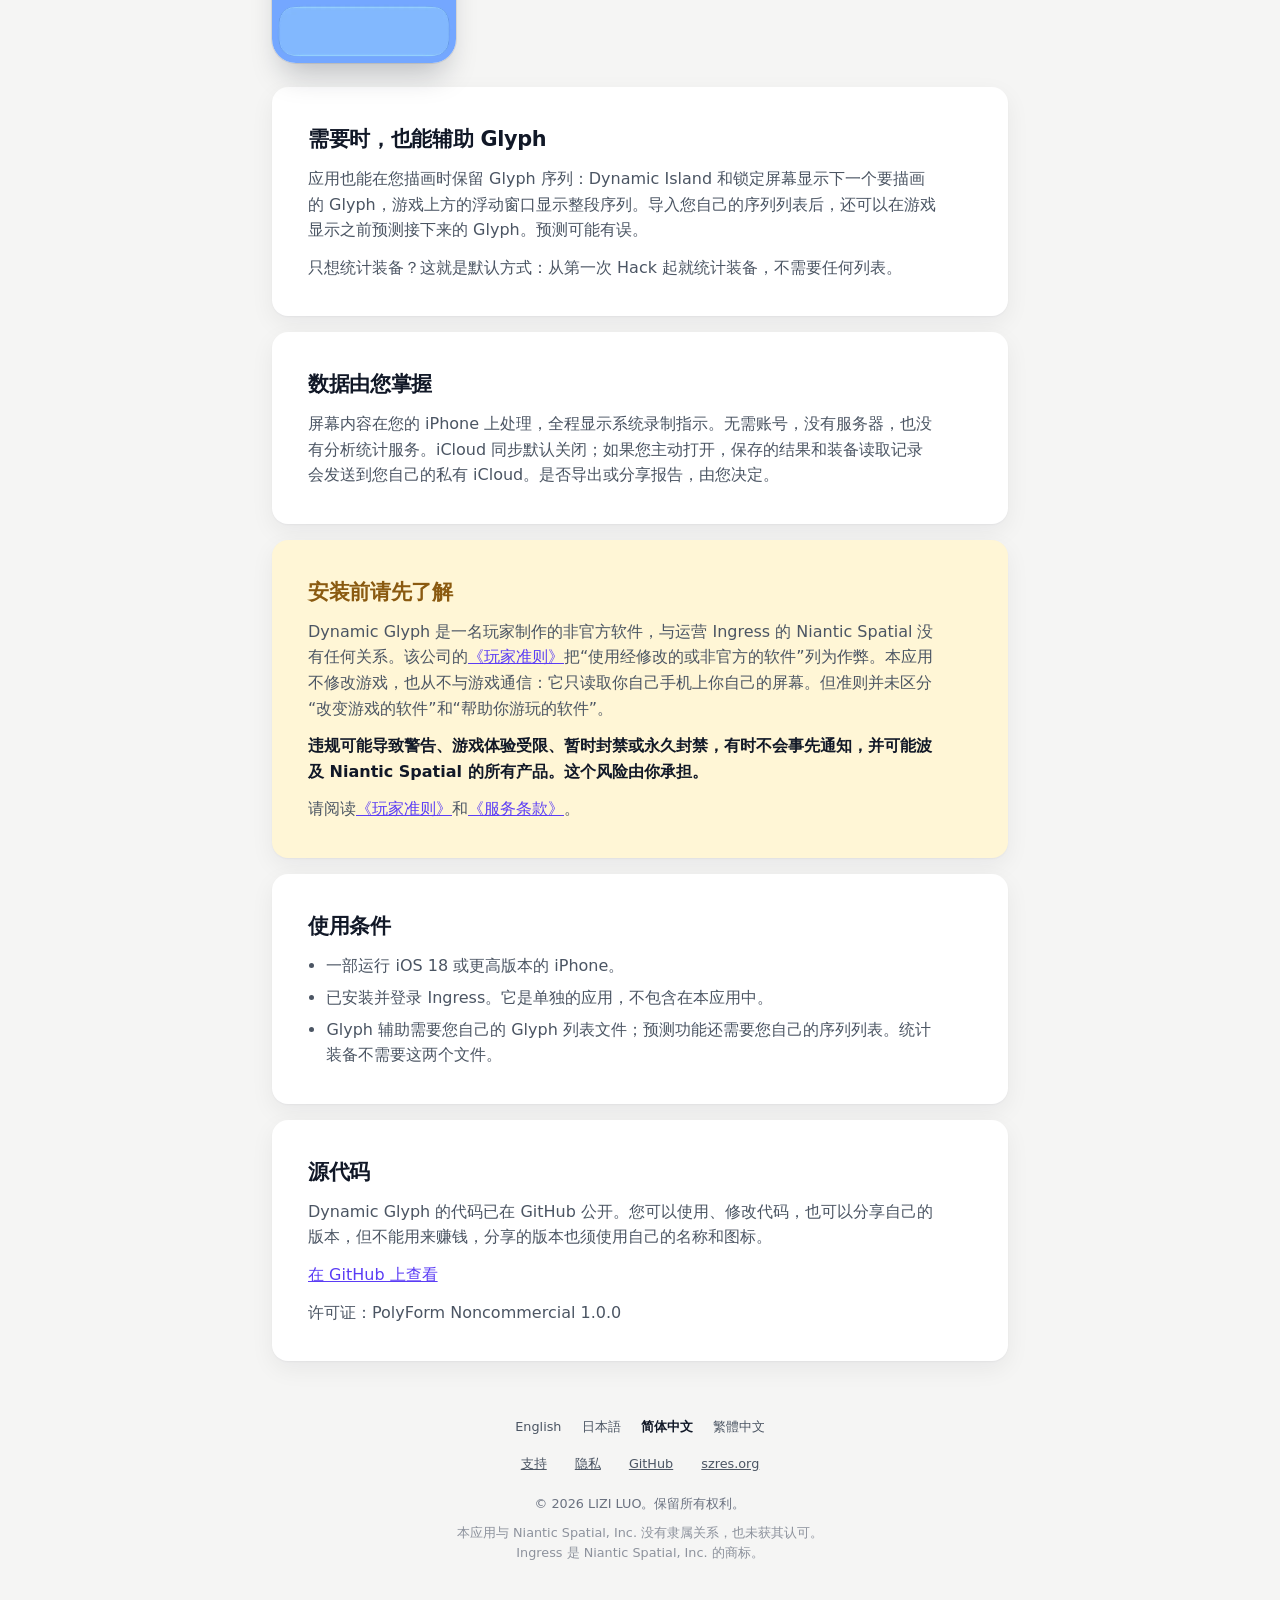
<file: zh-hans/index.html>
<!DOCTYPE html>
<html lang="zh-Hans">
<head>
<meta charset="utf-8">
<meta name="apple-itunes-app" content="app-id=6814911908">
<meta name="viewport" content="width=device-width, initial-scale=1">
<title>Dynamic Glyph</title>
<meta name="description" content="Dynamic Glyph 读取每次 Ingress Hack 后的物品面板，统计获得的装备，并在您的 iPhone 上保存 Hack 统计。">
<meta property="og:title" content="Dynamic Glyph">
<meta property="og:description" content="装备掉落识别与 Hack 数据统计">
<meta property="og:type" content="website">
<link rel="icon" type="image/png" href="../assets/favicon.png">
<link rel="apple-touch-icon" href="../assets/apple-touch-icon.png">
<!-- alt:start -->
<link rel="alternate" hreflang="en" href="https://glyph.szres.org/">
<link rel="alternate" hreflang="ja" href="https://glyph.szres.org/ja/">
<link rel="alternate" hreflang="zh-Hans" href="https://glyph.szres.org/zh-hans/">
<link rel="alternate" hreflang="zh-Hant" href="https://glyph.szres.org/zh-hant/">
<link rel="alternate" hreflang="x-default" href="https://glyph.szres.org/">
<!-- alt:end -->
<link rel="stylesheet" href="../assets/styles.css">
</head>
<body>

<div class="page">

  <header class="masthead">
    <img class="mark" src="../assets/icon.png" width="256" height="256" alt="Dynamic Glyph 应用图标">
    <div>
      <h1><span>适用于 Ingress 的</span> Dynamic Glyph</h1>
      <p>装备掉落识别与 Hack 数据统计</p>
      <a class="store" href="https://apps.apple.com/app/id6814911908"><img src="../assets/app-store-badge-zh-hans.svg" width="120" height="40" alt="在 App Store 下载"></a>
    </div>
  </header>

  <div class="features">
    <main class="feature-track">

      <section class="feature">
        <picture class="shot">
          <source srcset="../assets/screens/zh-hans/gear.webp" type="image/webp">
          <img src="../assets/screens/zh-hans/gear.jpg" width="603" height="1311" alt="装备概览：按类型统计该时段的物品，并显示各等级和稀有度的数量，以及加倍的数量。">
        </picture>
        <div class="feature-text">
          <h2>统计掉落装备</h2>
          <p>每次 Hack 后，应用读取屏幕上的物品面板，按物品、等级和稀有度统计画面中显示的装备。</p>
        </div>
      </section>

      <section class="feature">
        <picture class="shot">
          <source srcset="../assets/screens/zh-hans/statistics.webp" type="image/webp">
          <img src="../assets/screens/zh-hans/statistics.jpg" width="603" height="1311" alt="带时间轴的统计：拖动手柄选出的时段，显示掉落物品数、掉落次数和每天的物品数。">
        </picture>
        <div class="feature-text">
          <h2>任意时段，一目了然</h2>
          <p>可以选择单日、7 天或 30 天，也可以拖动时间轴选择任意时段。「统计」会显示该时段的 Hack 和装备，并按 Hack 长度和指令分类。需要原始数据时，可以将装备读取结果导出为 CSV。</p>
        </div>
      </section>

      <section class="feature">
        <picture class="shot">
          <source srcset="../assets/screens/zh-hans/result.webp" type="image/webp">
          <img src="../assets/screens/zh-hans/result.jpg" width="603" height="1311" alt="一次已保存的 Hack：加成、游戏判定通过的五个 Glyph、能量塔等级，以及能量塔和奖励掉落的全部物品。">
        </picture>
        <div class="feature-text">
          <h2>回看已保存的 Hack</h2>
          <p>保存的 Hack 记录包含加成、游戏判定通过的 Glyph、能量塔等级和装备读取结果。结果最多保留 90 天，上限为 1,000 次 Hack 和 1,000 条掉落记录。</p>
        </div>
      </section>

      <section class="feature">
        <picture class="shot">
          <source srcset="../assets/screens/zh-hans/widgets.webp" type="image/webp">
          <img src="../assets/screens/zh-hans/widgets.jpg" width="603" height="1311" alt="主屏幕小组件：今天、过去 7 天和全部记录，显示 Hack 和物品总计、平均加成和每日平均。">
        </picture>
        <div class="feature-text">
          <h2>在主屏幕上也能看</h2>
          <p>主屏幕小组件以三种尺寸显示今天、过去 7 天或全部记录的总计和每日平均。可从控制中心开始或停止，也可以用快捷指令和 Siri 开始、停止或打开「统计」。</p>
        </div>
      </section>

    </main>
  </div>

  <div class="more">

    <section class="card">
      <h2>需要时，也能辅助 Glyph</h2>
      <p>应用也能在您描画时保留 Glyph 序列：Dynamic Island 和锁定屏幕显示下一个要描画的 Glyph，游戏上方的浮动窗口显示整段序列。导入您自己的序列列表后，还可以在游戏显示之前预测接下来的 Glyph。预测可能有误。</p>
      <p>只想统计装备？这就是默认方式：从第一次 Hack 起就统计装备，不需要任何列表。</p>
    </section>

    <section class="card">
      <h2>数据由您掌握</h2>
      <p>屏幕内容在您的 iPhone 上处理，全程显示系统录制指示。无需账号，没有服务器，也没有分析统计服务。iCloud 同步默认关闭；如果您主动打开，保存的结果和装备读取记录会发送到您自己的私有 iCloud。是否导出或分享报告，由您决定。</p>
    </section>

    <section class="card warn">
      <h2>安装前请先了解</h2>
      <p>Dynamic Glyph 是一名玩家制作的非官方软件，与运营 Ingress 的 Niantic Spatial 没有任何关系。该公司的<a href="https://www.nianticspatial.com/en/guidelines">《玩家准则》</a>把“使用经修改的或非官方的软件”列为作弊。本应用不修改游戏，也从不与游戏通信：它只读取你自己手机上你自己的屏幕。但准则并未区分“改变游戏的软件”和“帮助你游玩的软件”。</p>
      <p><strong>违规可能导致警告、游戏体验受限、暂时封禁或永久封禁，有时不会事先通知，并可能波及 Niantic Spatial 的所有产品。这个风险由你承担。</strong></p>
      <p>请阅读<a href="https://www.nianticspatial.com/en/guidelines">《玩家准则》</a>和<a href="https://nianticspatial.com/terms">《服务条款》</a>。</p>
    </section>

    <section class="card">
      <h2>使用条件</h2>
      <ul>
        <li>一部运行 iOS 18 或更高版本的 iPhone。</li>
        <li>已安装并登录 Ingress。它是单独的应用，不包含在本应用中。</li>
        <li>Glyph 辅助需要您自己的 Glyph 列表文件；预测功能还需要您自己的序列列表。统计装备不需要这两个文件。</li>
      </ul>
    </section>

    <section class="card">
      <h2>源代码</h2>
      <p>Dynamic Glyph 的代码已在 GitHub 公开。您可以使用、修改代码，也可以分享自己的版本，但不能用来赚钱，分享的版本也须使用自己的名称和图标。</p>
      <p><a href="https://github.com/ChestnutLUO/Dynamic-Glyph">在 GitHub 上查看</a></p>
      <p>许可证：PolyForm Noncommercial 1.0.0</p>
    </section>

  </div>

  <footer>
    <!-- lang:start -->
    <ul class="langs" aria-label="语言">
      <li><a href="/" hreflang="en" lang="en">English</a></li>
      <li><a href="/ja/" hreflang="ja" lang="ja">日本語</a></li>
      <li><span aria-current="true">简体中文</span></li>
      <li><a href="/zh-hant/" hreflang="zh-Hant" lang="zh-Hant">繁體中文</a></li>
    </ul>
    <!-- lang:end -->
    <ul>
      <li><a href="support/">支持</a></li>
      <li><a href="privacy/">隐私</a></li>
      <li><a href="https://github.com/ChestnutLUO/Dynamic-Glyph">GitHub</a></li>
      <li><a href="https://szres.org">szres.org</a></li>
    </ul>
    <p>© 2026 LIZI LUO。保留所有权利。</p>
    <p class="legal">本应用与 Niantic Spatial, Inc. 没有隶属关系，也未获其认可。Ingress 是 Niantic Spatial, Inc. 的商标。</p>
  </footer>

</div>

</body>
</html>
</file>
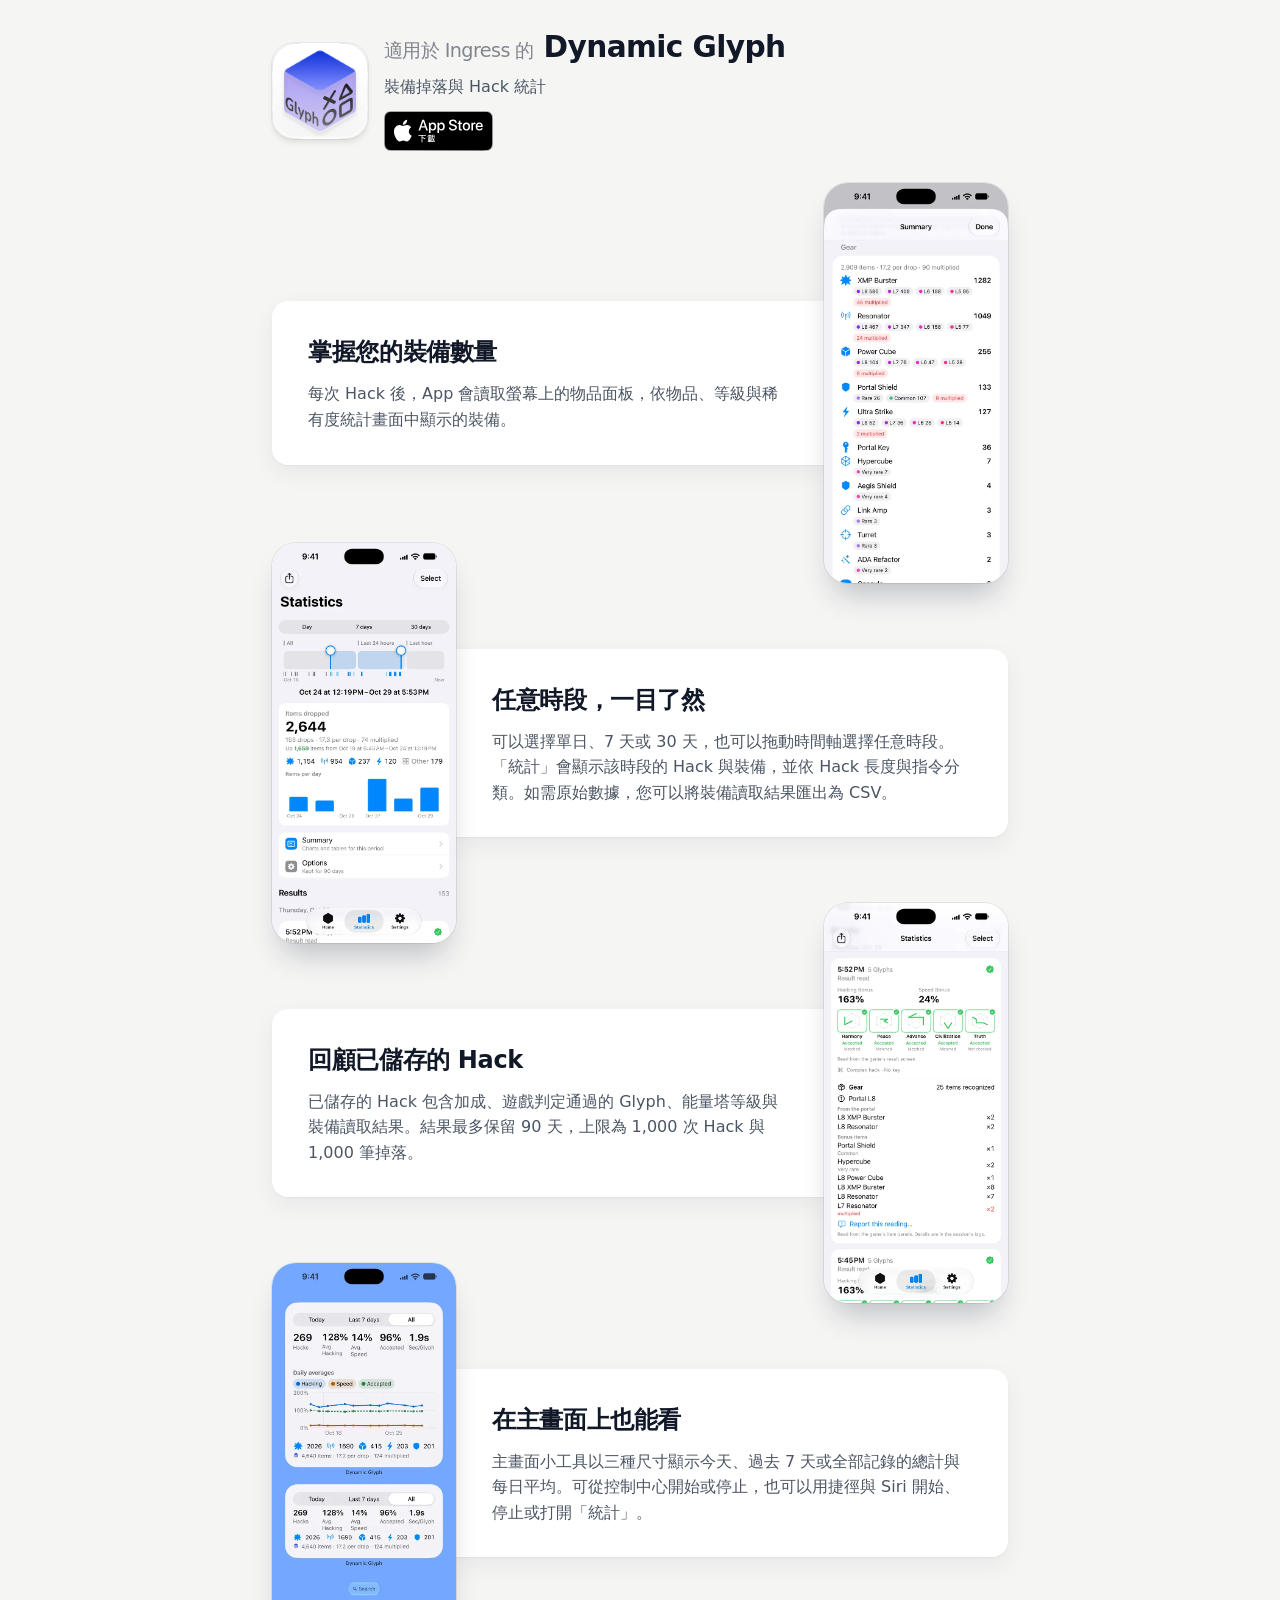
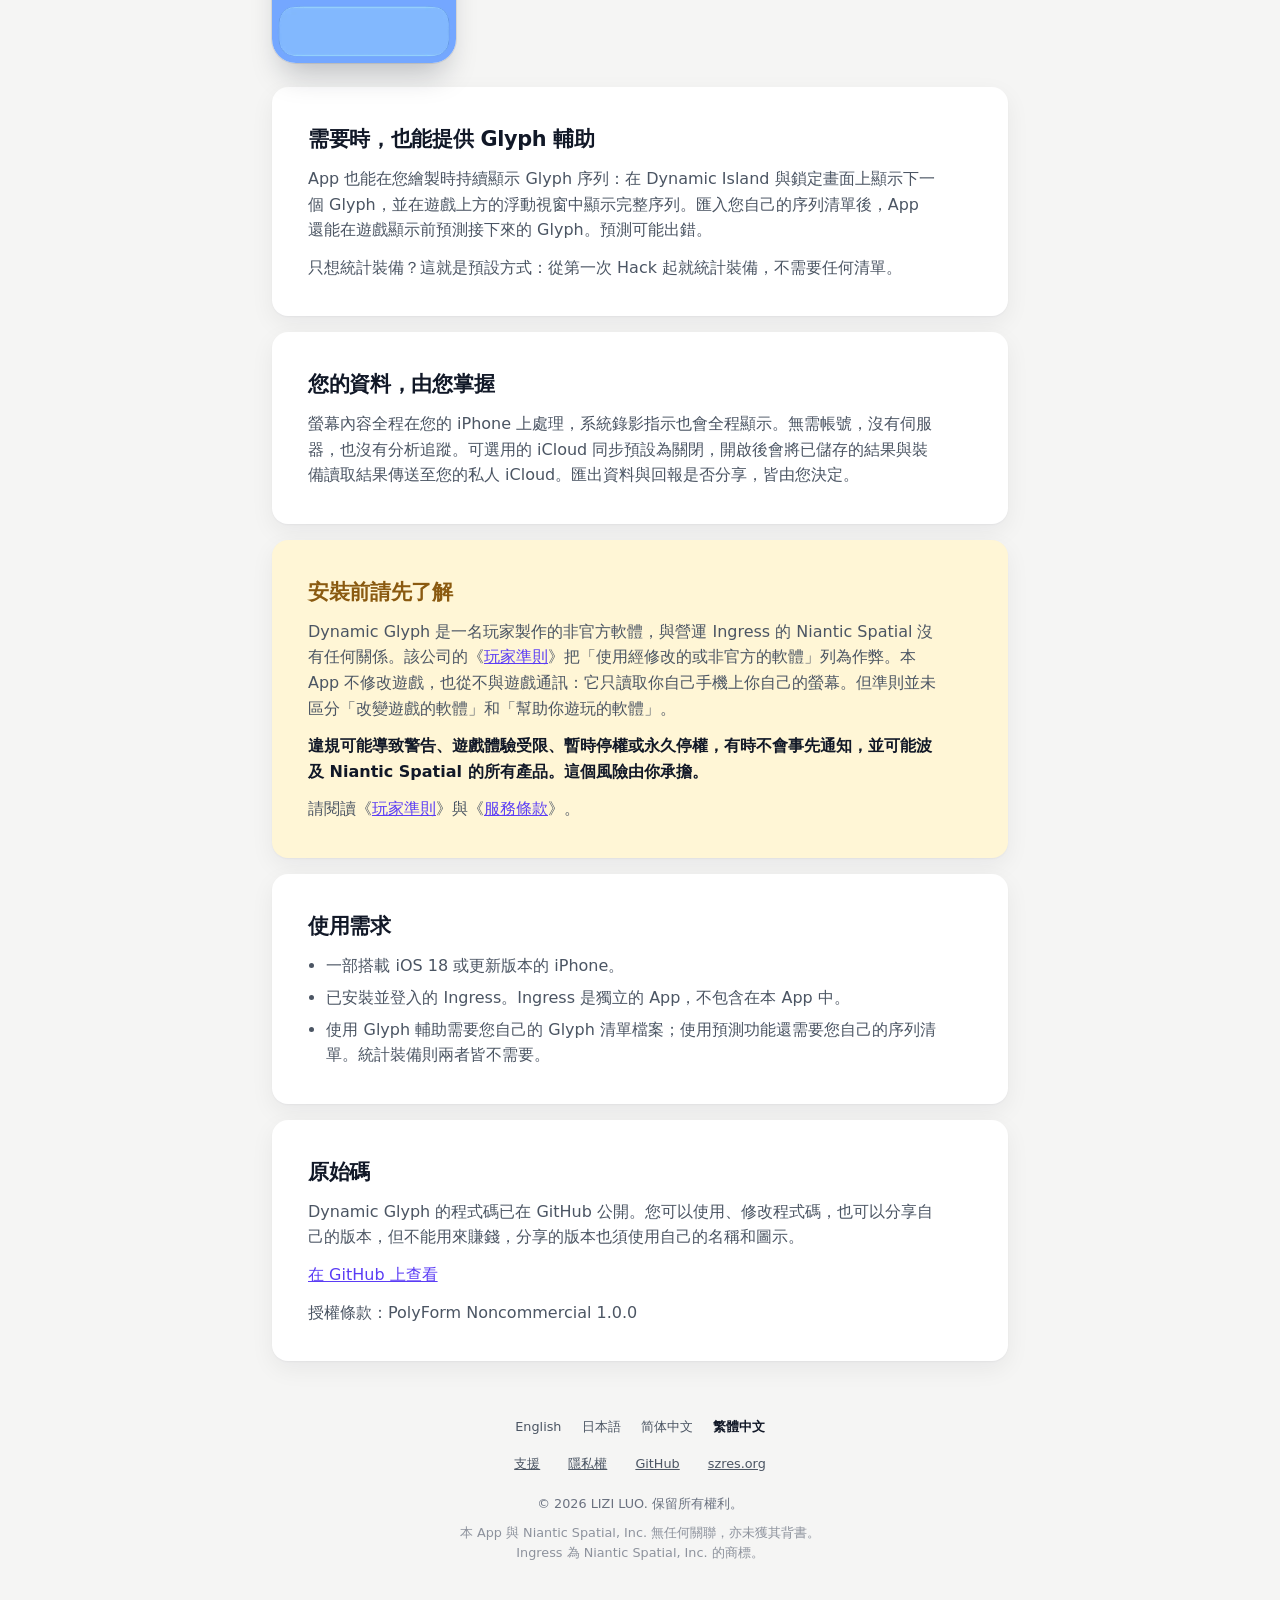
<file: zh-hant/index.html>
<!DOCTYPE html>
<html lang="zh-Hant">
<head>
<meta charset="utf-8">
<meta name="apple-itunes-app" content="app-id=6814911908">
<meta name="viewport" content="width=device-width, initial-scale=1">
<title>Dynamic Glyph</title>
<meta name="description" content="Dynamic Glyph 會在每次 Ingress Hack 後讀取物品面板、統計您取得的裝備，並將 Hack 統計保存在您的 iPhone 上。">
<meta property="og:title" content="Dynamic Glyph">
<meta property="og:description" content="裝備掉落與 Hack 統計">
<meta property="og:type" content="website">
<link rel="icon" type="image/png" href="../assets/favicon.png">
<link rel="apple-touch-icon" href="../assets/apple-touch-icon.png">
<!-- alt:start -->
<link rel="alternate" hreflang="en" href="https://glyph.szres.org/">
<link rel="alternate" hreflang="ja" href="https://glyph.szres.org/ja/">
<link rel="alternate" hreflang="zh-Hans" href="https://glyph.szres.org/zh-hans/">
<link rel="alternate" hreflang="zh-Hant" href="https://glyph.szres.org/zh-hant/">
<link rel="alternate" hreflang="x-default" href="https://glyph.szres.org/">
<!-- alt:end -->
<link rel="stylesheet" href="../assets/styles.css">
</head>
<body>

<div class="page">

  <header class="masthead">
    <img class="mark" src="../assets/icon.png" width="256" height="256" alt="Dynamic Glyph App 圖示">
    <div>
      <h1><span>適用於 Ingress 的</span> Dynamic Glyph</h1>
      <p>裝備掉落與 Hack 統計</p>
      <a class="store" href="https://apps.apple.com/app/id6814911908"><img src="../assets/app-store-badge-zh-hant.svg" width="120" height="40" alt="在 App Store 下載"></a>
    </div>
  </header>

  <div class="features">
    <main class="feature-track">

      <section class="feature">
        <picture class="shot">
          <source srcset="../assets/screens/gear.webp" type="image/webp">
          <img src="../assets/screens/gear.jpg" width="603" height="1311" alt="裝備摘要：依類型整理該時段的物品，並列出各等級與稀有度的數量，以及加倍的數量。">
        </picture>
        <div class="feature-text">
          <h2>掌握您的裝備數量</h2>
          <p>每次 Hack 後，App 會讀取螢幕上的物品面板，依物品、等級與稀有度統計畫面中顯示的裝備。</p>
        </div>
      </section>

      <section class="feature">
        <picture class="shot">
          <source srcset="../assets/screens/statistics.webp" type="image/webp">
          <img src="../assets/screens/statistics.jpg" width="603" height="1311" alt="附時間軸的統計：拖動控點選出的時段，顯示掉落物品數、掉落次數與每天的物品數。">
        </picture>
        <div class="feature-text">
          <h2>任意時段，一目了然</h2>
          <p>可以選擇單日、7 天或 30 天，也可以拖動時間軸選擇任意時段。「統計」會顯示該時段的 Hack 與裝備，並依 Hack 長度與指令分類。如需原始數據，您可以將裝備讀取結果匯出為 CSV。</p>
        </div>
      </section>

      <section class="feature">
        <picture class="shot">
          <source srcset="../assets/screens/result.webp" type="image/webp">
          <img src="../assets/screens/result.jpg" width="603" height="1311" alt="一筆已儲存的 Hack：加成、遊戲判定通過的五個 Glyph、能量塔等級，以及能量塔與獎勵掉落的全部物品。">
        </picture>
        <div class="feature-text">
          <h2>回顧已儲存的 Hack</h2>
          <p>已儲存的 Hack 包含加成、遊戲判定通過的 Glyph、能量塔等級與裝備讀取結果。結果最多保留 90 天，上限為 1,000 次 Hack 與 1,000 筆掉落。</p>
        </div>
      </section>

      <section class="feature">
        <picture class="shot">
          <source srcset="../assets/screens/widgets.webp" type="image/webp">
          <img src="../assets/screens/widgets.jpg" width="603" height="1311" alt="主畫面小工具：今天、過去 7 天與全部記錄，顯示 Hack 與物品總計、平均加成與每日平均。">
        </picture>
        <div class="feature-text">
          <h2>在主畫面上也能看</h2>
          <p>主畫面小工具以三種尺寸顯示今天、過去 7 天或全部記錄的總計與每日平均。可從控制中心開始或停止，也可以用捷徑與 Siri 開始、停止或打開「統計」。</p>
        </div>
      </section>

    </main>
  </div>

  <div class="more">

    <section class="card">
      <h2>需要時，也能提供 Glyph 輔助</h2>
      <p>App 也能在您繪製時持續顯示 Glyph 序列：在 Dynamic Island 與鎖定畫面上顯示下一個 Glyph，並在遊戲上方的浮動視窗中顯示完整序列。匯入您自己的序列清單後，App 還能在遊戲顯示前預測接下來的 Glyph。預測可能出錯。</p>
      <p>只想統計裝備？這就是預設方式：從第一次 Hack 起就統計裝備，不需要任何清單。</p>
    </section>

    <section class="card">
      <h2>您的資料，由您掌握</h2>
      <p>螢幕內容全程在您的 iPhone 上處理，系統錄影指示也會全程顯示。無需帳號，沒有伺服器，也沒有分析追蹤。可選用的 iCloud 同步預設為關閉，開啟後會將已儲存的結果與裝備讀取結果傳送至您的私人 iCloud。匯出資料與回報是否分享，皆由您決定。</p>
    </section>

    <section class="card warn">
      <h2>安裝前請先了解</h2>
      <p>Dynamic Glyph 是一名玩家製作的非官方軟體，與營運 Ingress 的 Niantic Spatial 沒有任何關係。該公司的《<a href="https://www.nianticspatial.com/en/guidelines">玩家準則</a>》把「使用經修改的或非官方的軟體」列為作弊。本 App 不修改遊戲，也從不與遊戲通訊：它只讀取你自己手機上你自己的螢幕。但準則並未區分「改變遊戲的軟體」和「幫助你遊玩的軟體」。</p>
      <p><strong>違規可能導致警告、遊戲體驗受限、暫時停權或永久停權，有時不會事先通知，並可能波及 Niantic Spatial 的所有產品。這個風險由你承擔。</strong></p>
      <p>請閱讀《<a href="https://www.nianticspatial.com/en/guidelines">玩家準則</a>》與《<a href="https://nianticspatial.com/terms">服務條款</a>》。</p>
    </section>

    <section class="card">
      <h2>使用需求</h2>
      <ul>
        <li>一部搭載 iOS 18 或更新版本的 iPhone。</li>
        <li>已安裝並登入的 Ingress。Ingress 是獨立的 App，不包含在本 App 中。</li>
        <li>使用 Glyph 輔助需要您自己的 Glyph 清單檔案；使用預測功能還需要您自己的序列清單。統計裝備則兩者皆不需要。</li>
      </ul>
    </section>

    <section class="card">
      <h2>原始碼</h2>
      <p>Dynamic Glyph 的程式碼已在 GitHub 公開。您可以使用、修改程式碼，也可以分享自己的版本，但不能用來賺錢，分享的版本也須使用自己的名稱和圖示。</p>
      <p><a href="https://github.com/ChestnutLUO/Dynamic-Glyph">在 GitHub 上查看</a></p>
      <p>授權條款：PolyForm Noncommercial 1.0.0</p>
    </section>

  </div>

  <footer>
    <!-- lang:start -->
    <ul class="langs" aria-label="語言">
      <li><a href="/" hreflang="en" lang="en">English</a></li>
      <li><a href="/ja/" hreflang="ja" lang="ja">日本語</a></li>
      <li><a href="/zh-hans/" hreflang="zh-Hans" lang="zh-Hans">简体中文</a></li>
      <li><span aria-current="true">繁體中文</span></li>
    </ul>
    <!-- lang:end -->
    <ul>
      <li><a href="support/">支援</a></li>
      <li><a href="privacy/">隱私權</a></li>
      <li><a href="https://github.com/ChestnutLUO/Dynamic-Glyph">GitHub</a></li>
      <li><a href="https://szres.org">szres.org</a></li>
    </ul>
    <p>© 2026 LIZI LUO. 保留所有權利。</p>
    <p class="legal">本 App 與 Niantic Spatial, Inc. 無任何關聯，亦未獲其背書。Ingress 為 Niantic Spatial, Inc. 的商標。</p>
  </footer>

</div>

</body>
</html>
</file>
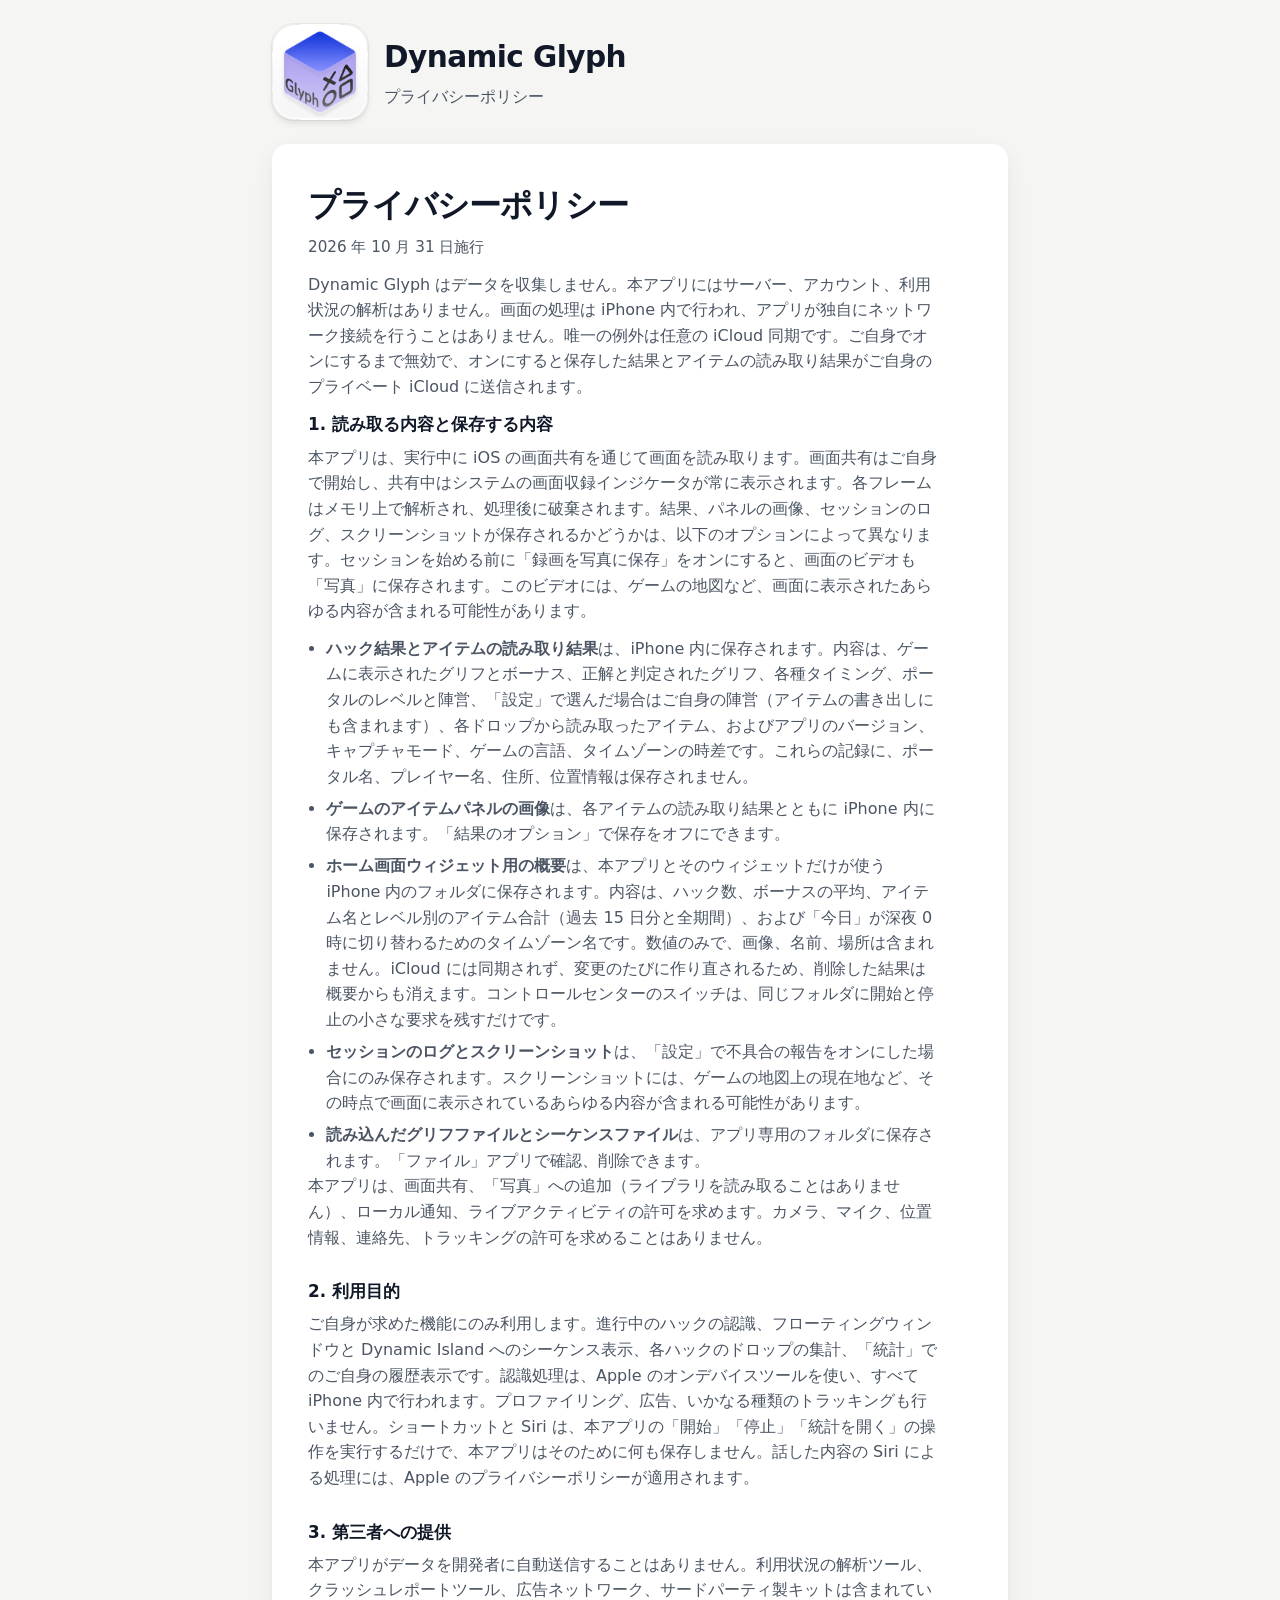
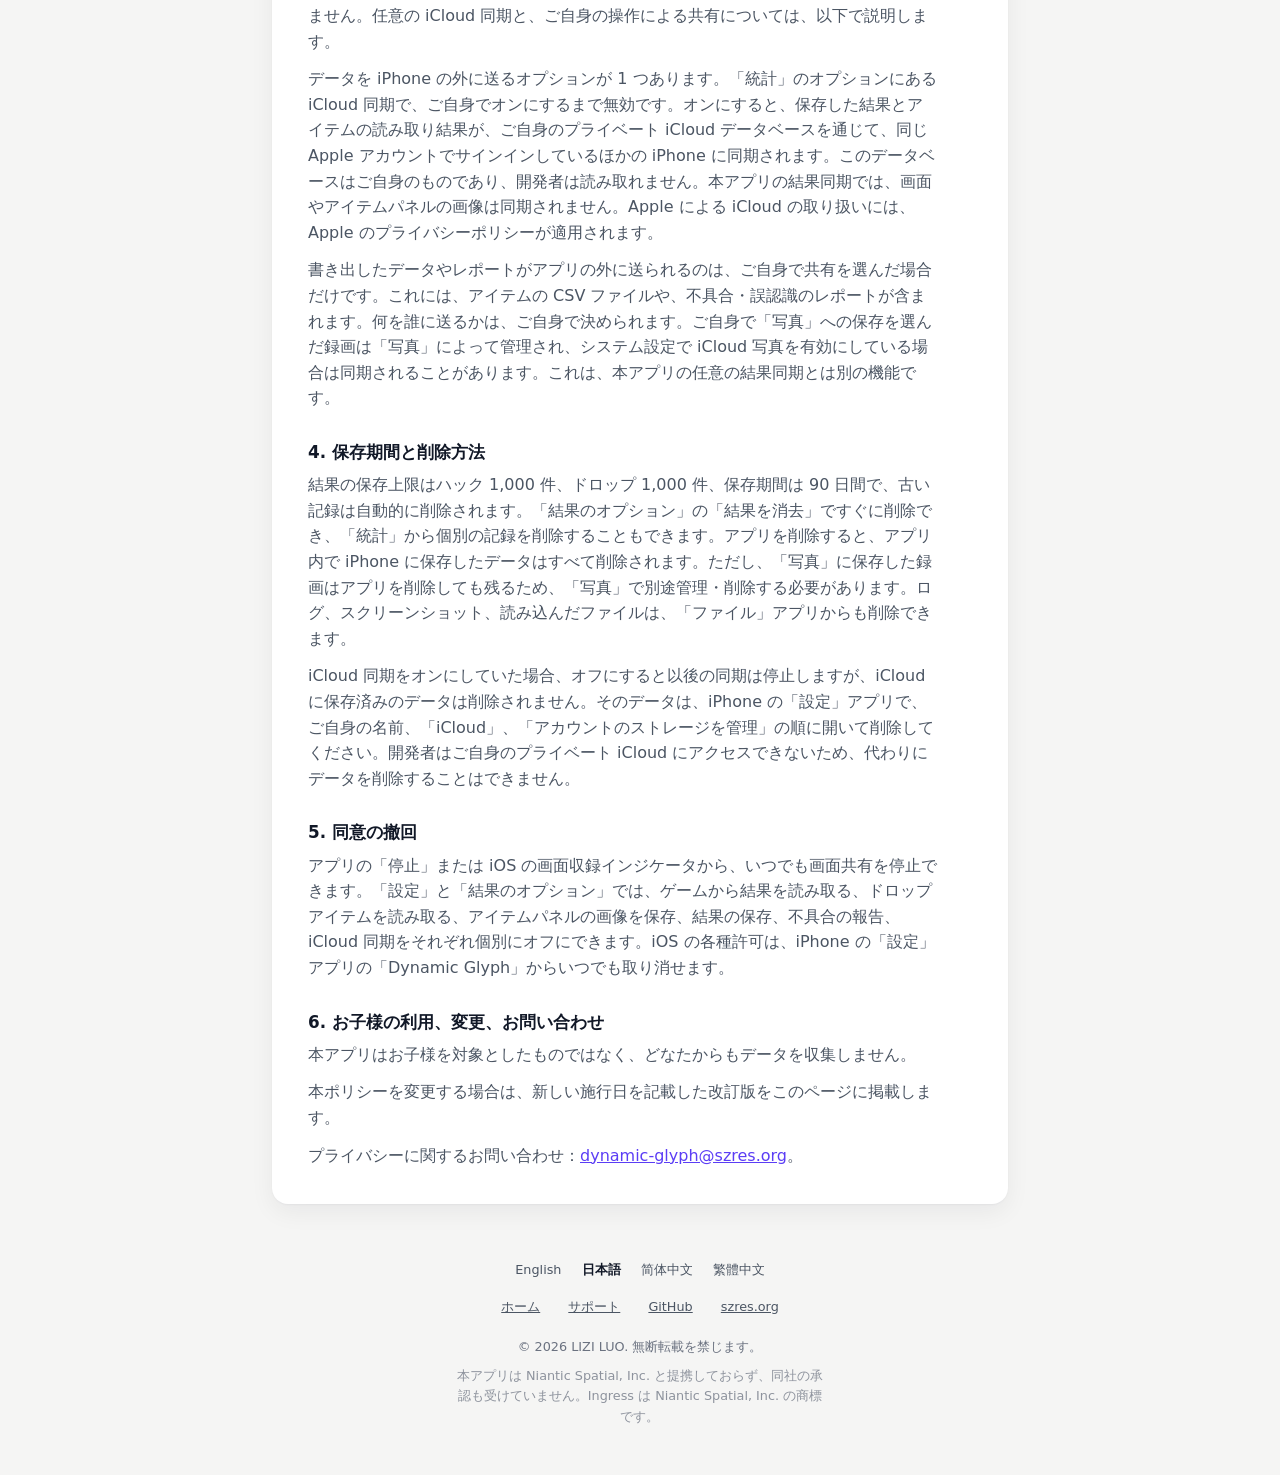
<file: ja/privacy/index.html>
<!DOCTYPE html>
<html lang="ja">
<head>
<meta charset="utf-8">
<meta name="apple-itunes-app" content="app-id=6814911908">
<meta name="viewport" content="width=device-width, initial-scale=1">
<title>プライバシーポリシー — Dynamic Glyph</title>
<meta name="description" content="Dynamic Glyph はデータを収集しません。読み取った内容と保存した内容は iPhone 内に保持され、任意でご自身のプライベート iCloud に同期できます。">
<link rel="icon" type="image/png" href="../../assets/favicon.png">
<link rel="apple-touch-icon" href="../../assets/apple-touch-icon.png">
<!-- alt:start -->
<link rel="alternate" hreflang="en" href="https://glyph.szres.org/privacy/">
<link rel="alternate" hreflang="ja" href="https://glyph.szres.org/ja/privacy/">
<link rel="alternate" hreflang="zh-Hans" href="https://glyph.szres.org/zh-hans/privacy/">
<link rel="alternate" hreflang="zh-Hant" href="https://glyph.szres.org/zh-hant/privacy/">
<link rel="alternate" hreflang="x-default" href="https://glyph.szres.org/privacy/">
<!-- alt:end -->
<link rel="stylesheet" href="../../assets/styles.css">
</head>
<body>

<div class="page">

  <header class="masthead">
    <img class="mark" src="../../assets/icon.png" width="256" height="256" alt="Dynamic Glyph のアプリアイコン">
    <div>
      <h1>Dynamic Glyph</h1>
      <p>プライバシーポリシー</p>
    </div>
  </header>

  <main>
    <section class="card">
      <h2 class="doc-title">プライバシーポリシー</h2>
      <p class="doc-sub" >2026 年 10 月 31 日施行</p>

      <p>Dynamic Glyph はデータを収集しません。本アプリにはサーバー、アカウント、利用状況の解析はありません。画面の処理は iPhone 内で行われ、アプリが独自にネットワーク接続を行うことはありません。唯一の例外は任意の iCloud 同期です。ご自身でオンにするまで無効で、オンにすると保存した結果とアイテムの読み取り結果がご自身のプライベート iCloud に送信されます。</p>

      <h3>1. 読み取る内容と保存する内容</h3>
      <p>本アプリは、実行中に iOS の画面共有を通じて画面を読み取ります。画面共有はご自身で開始し、共有中はシステムの画面収録インジケータが常に表示されます。各フレームはメモリ上で解析され、処理後に破棄されます。結果、パネルの画像、セッションのログ、スクリーンショットが保存されるかどうかは、以下のオプションによって異なります。セッションを始める前に「録画を写真に保存」をオンにすると、画面のビデオも「写真」に保存されます。このビデオには、ゲームの地図など、画面に表示されたあらゆる内容が含まれる可能性があります。</p>
      <ul>
        <li><strong>ハック結果とアイテムの読み取り結果</strong>は、iPhone 内に保存されます。内容は、ゲームに表示されたグリフとボーナス、正解と判定されたグリフ、各種タイミング、ポータルのレベルと陣営、「設定」で選んだ場合はご自身の陣営（アイテムの書き出しにも含まれます）、各ドロップから読み取ったアイテム、およびアプリのバージョン、キャプチャモード、ゲームの言語、タイムゾーンの時差です。これらの記録に、ポータル名、プレイヤー名、住所、位置情報は保存されません。</li>
        <li><strong>ゲームのアイテムパネルの画像</strong>は、各アイテムの読み取り結果とともに iPhone 内に保存されます。「結果のオプション」で保存をオフにできます。</li>
        <li><strong>ホーム画面ウィジェット用の概要</strong>は、本アプリとそのウィジェットだけが使う iPhone 内のフォルダに保存されます。内容は、ハック数、ボーナスの平均、アイテム名とレベル別のアイテム合計（過去 15 日分と全期間）、および「今日」が深夜 0 時に切り替わるためのタイムゾーン名です。数値のみで、画像、名前、場所は含まれません。iCloud には同期されず、変更のたびに作り直されるため、削除した結果は概要からも消えます。コントロールセンターのスイッチは、同じフォルダに開始と停止の小さな要求を残すだけです。</li>
        <li><strong>セッションのログとスクリーンショット</strong>は、「設定」で不具合の報告をオンにした場合にのみ保存されます。スクリーンショットには、ゲームの地図上の現在地など、その時点で画面に表示されているあらゆる内容が含まれる可能性があります。</li>
        <li><strong>読み込んだグリフファイルとシーケンスファイル</strong>は、アプリ専用のフォルダに保存されます。「ファイル」アプリで確認、削除できます。</li>
      </ul>
      <p>本アプリは、画面共有、「写真」への追加（ライブラリを読み取ることはありません）、ローカル通知、ライブアクティビティの許可を求めます。カメラ、マイク、位置情報、連絡先、トラッキングの許可を求めることはありません。</p>

      <h3>2. 利用目的</h3>
      <p>ご自身が求めた機能にのみ利用します。進行中のハックの認識、フローティングウィンドウと Dynamic Island へのシーケンス表示、各ハックのドロップの集計、「統計」でのご自身の履歴表示です。認識処理は、Apple のオンデバイスツールを使い、すべて iPhone 内で行われます。プロファイリング、広告、いかなる種類のトラッキングも行いません。ショートカットと Siri は、本アプリの「開始」「停止」「統計を開く」の操作を実行するだけで、本アプリはそのために何も保存しません。話した内容の Siri による処理には、Apple のプライバシーポリシーが適用されます。</p>

      <h3>3. 第三者への提供</h3>
      <p>本アプリがデータを開発者に自動送信することはありません。利用状況の解析ツール、クラッシュレポートツール、広告ネットワーク、サードパーティ製キットは含まれていません。任意の iCloud 同期と、ご自身の操作による共有については、以下で説明します。</p>
      <p>データを iPhone の外に送るオプションが 1 つあります。「統計」のオプションにある iCloud 同期で、ご自身でオンにするまで無効です。オンにすると、保存した結果とアイテムの読み取り結果が、ご自身のプライベート iCloud データベースを通じて、同じ Apple アカウントでサインインしているほかの iPhone に同期されます。このデータベースはご自身のものであり、開発者は読み取れません。本アプリの結果同期では、画面やアイテムパネルの画像は同期されません。Apple による iCloud の取り扱いには、Apple のプライバシーポリシーが適用されます。</p>
      <p>書き出したデータやレポートがアプリの外に送られるのは、ご自身で共有を選んだ場合だけです。これには、アイテムの CSV ファイルや、不具合・誤認識のレポートが含まれます。何を誰に送るかは、ご自身で決められます。ご自身で「写真」への保存を選んだ録画は「写真」によって管理され、システム設定で iCloud 写真を有効にしている場合は同期されることがあります。これは、本アプリの任意の結果同期とは別の機能です。</p>

      <h3>4. 保存期間と削除方法</h3>
      <p>結果の保存上限はハック 1,000 件、ドロップ 1,000 件、保存期間は 90 日間で、古い記録は自動的に削除されます。「結果のオプション」の「結果を消去」ですぐに削除でき、「統計」から個別の記録を削除することもできます。アプリを削除すると、アプリ内で iPhone に保存したデータはすべて削除されます。ただし、「写真」に保存した録画はアプリを削除しても残るため、「写真」で別途管理・削除する必要があります。ログ、スクリーンショット、読み込んだファイルは、「ファイル」アプリからも削除できます。</p>
      <p>iCloud 同期をオンにしていた場合、オフにすると以後の同期は停止しますが、iCloud に保存済みのデータは削除されません。そのデータは、iPhone の「設定」アプリで、ご自身の名前、「iCloud」、「アカウントのストレージを管理」の順に開いて削除してください。開発者はご自身のプライベート iCloud にアクセスできないため、代わりにデータを削除することはできません。</p>

      <h3>5. 同意の撤回</h3>
      <p>アプリの「停止」または iOS の画面収録インジケータから、いつでも画面共有を停止できます。「設定」と「結果のオプション」では、ゲームから結果を読み取る、ドロップアイテムを読み取る、アイテムパネルの画像を保存、結果の保存、不具合の報告、iCloud 同期をそれぞれ個別にオフにできます。iOS の各種許可は、iPhone の「設定」アプリの「Dynamic Glyph」からいつでも取り消せます。</p>

      <h3>6. お子様の利用、変更、お問い合わせ</h3>
      <p>本アプリはお子様を対象としたものではなく、どなたからもデータを収集しません。</p>
      <p>本ポリシーを変更する場合は、新しい施行日を記載した改訂版をこのページに掲載します。</p>
      <p>プライバシーに関するお問い合わせ：<a href="mailto:dynamic-glyph@szres.org">dynamic-glyph@szres.org</a>。</p>
    </section>
  </main>

  <footer>
    <!-- lang:start -->
    <ul class="langs" aria-label="言語">
      <li><a href="/privacy/" hreflang="en" lang="en">English</a></li>
      <li><span aria-current="true">日本語</span></li>
      <li><a href="/zh-hans/privacy/" hreflang="zh-Hans" lang="zh-Hans">简体中文</a></li>
      <li><a href="/zh-hant/privacy/" hreflang="zh-Hant" lang="zh-Hant">繁體中文</a></li>
    </ul>
    <!-- lang:end -->
    <ul>
      <li><a href="../">ホーム</a></li>
      <li><a href="../support/">サポート</a></li>
      <li><a href="https://github.com/ChestnutLUO/Dynamic-Glyph">GitHub</a></li>
      <li><a href="https://szres.org">szres.org</a></li>
    </ul>
    <p>© 2026 LIZI LUO. 無断転載を禁じます。</p>
    <p class="legal">本アプリは Niantic Spatial, Inc. と提携しておらず、同社の承認も受けていません。Ingress は Niantic Spatial, Inc. の商標です。</p>
  </footer>

</div>

</body>
</html>
</file>
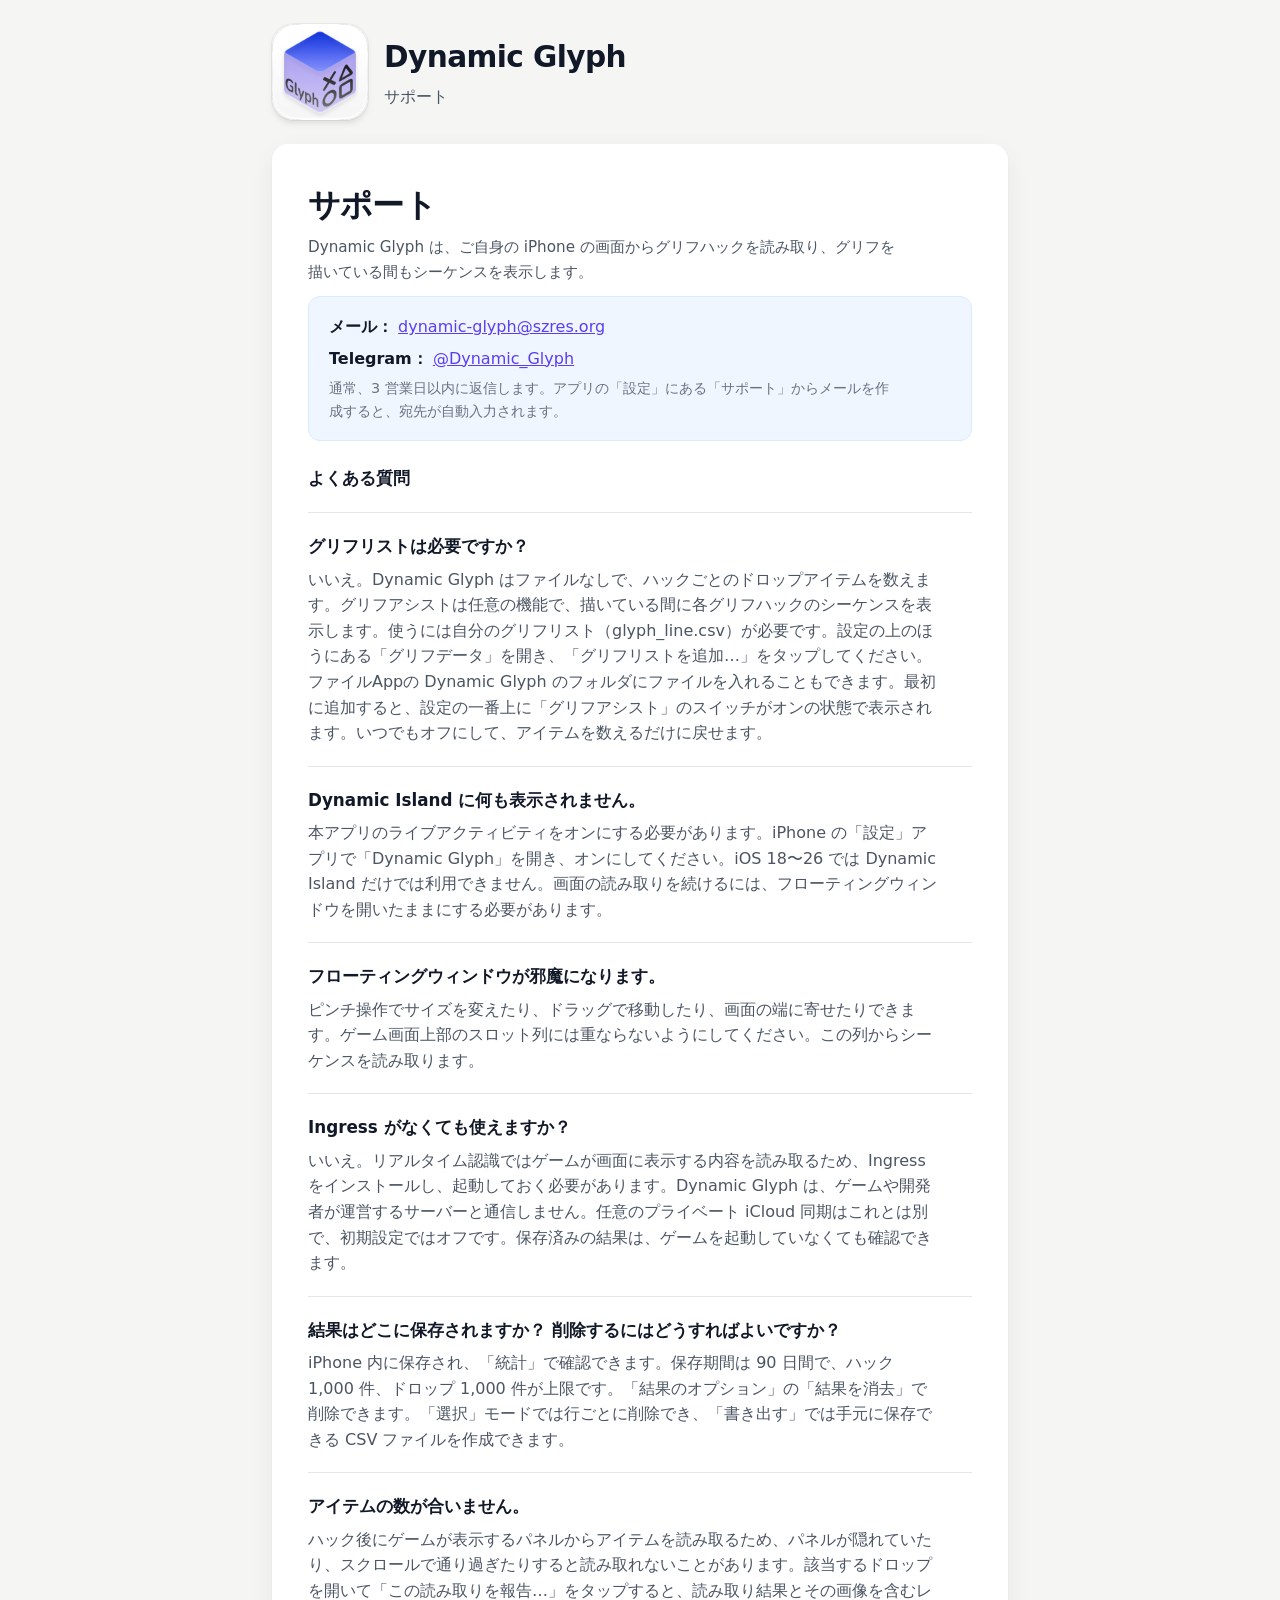
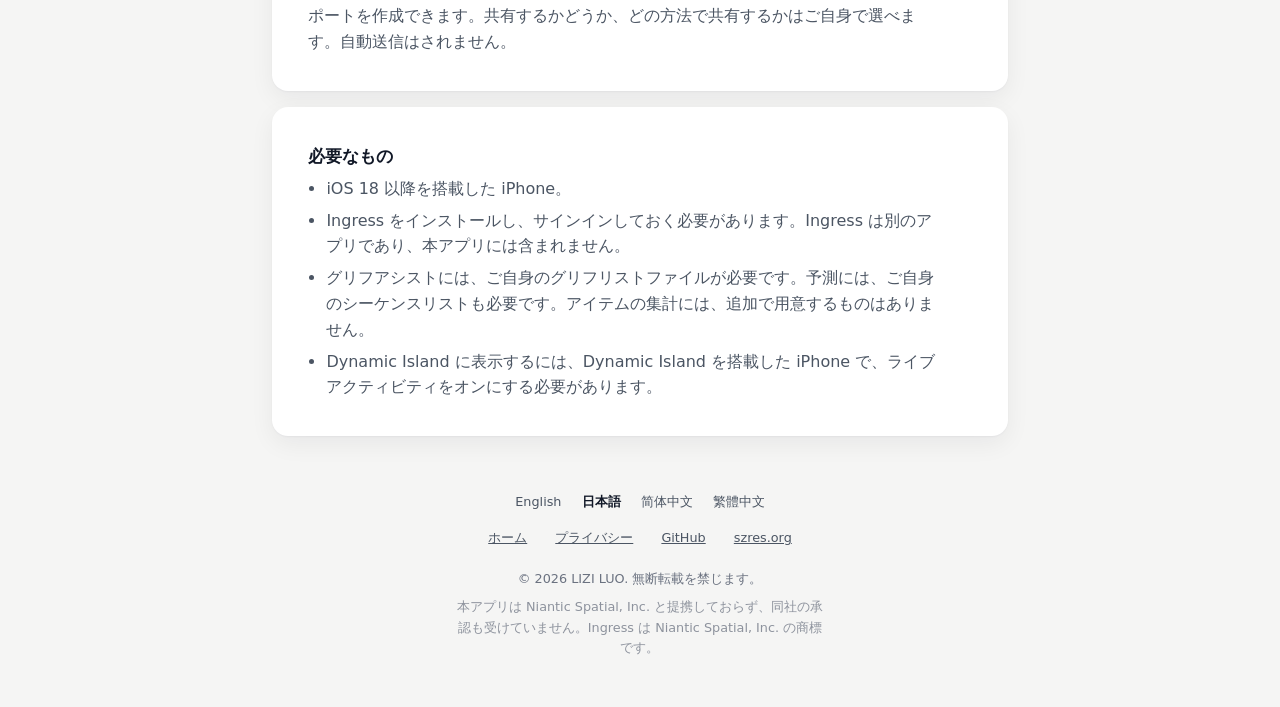
<file: ja/support/index.html>
<!DOCTYPE html>
<html lang="ja">
<head>
<meta charset="utf-8">
<meta name="apple-itunes-app" content="app-id=6814911908">
<meta name="viewport" content="width=device-width, initial-scale=1">
<title>サポート — Dynamic Glyph</title>
<meta name="description" content="Dynamic Glyph のサポート：お問い合わせ方法と、プレイヤーからよく寄せられる質問への回答。">
<link rel="icon" type="image/png" href="../../assets/favicon.png">
<link rel="apple-touch-icon" href="../../assets/apple-touch-icon.png">
<!-- alt:start -->
<link rel="alternate" hreflang="en" href="https://glyph.szres.org/support/">
<link rel="alternate" hreflang="ja" href="https://glyph.szres.org/ja/support/">
<link rel="alternate" hreflang="zh-Hans" href="https://glyph.szres.org/zh-hans/support/">
<link rel="alternate" hreflang="zh-Hant" href="https://glyph.szres.org/zh-hant/support/">
<link rel="alternate" hreflang="x-default" href="https://glyph.szres.org/support/">
<!-- alt:end -->
<link rel="stylesheet" href="../../assets/styles.css">
</head>
<body>

<div class="page">

  <header class="masthead">
    <img class="mark" src="../../assets/icon.png" width="256" height="256" alt="Dynamic Glyph のアプリアイコン">
    <div>
      <h1>Dynamic Glyph</h1>
      <p>サポート</p>
    </div>
  </header>

  <main>
    <section class="card">
      <h2 class="doc-title">サポート</h2>
      <p class="doc-sub" >Dynamic Glyph は、ご自身の iPhone の画面からグリフハックを読み取り、グリフを描いている間もシーケンスを表示します。</p>

      <div class="box">
        <p><strong>メール：</strong> <a href="mailto:dynamic-glyph@szres.org">dynamic-glyph@szres.org</a></p>
        <p><strong>Telegram：</strong> <a href="https://t.me/Dynamic_Glyph">@Dynamic_Glyph</a></p>
        <p class="note">通常、3 営業日以内に返信します。アプリの「設定」にある「サポート」からメールを作成すると、宛先が自動入力されます。</p>
      </div>

      <h3>よくある質問</h3>

      <div class="qa">
        <h3>グリフリストは必要ですか？</h3>
        <p>いいえ。Dynamic Glyph はファイルなしで、ハックごとのドロップアイテムを数えます。グリフアシストは任意の機能で、描いている間に各グリフハックのシーケンスを表示します。使うには自分のグリフリスト（glyph_line.csv）が必要です。設定の上のほうにある「グリフデータ」を開き、「グリフリストを追加…」をタップしてください。ファイルAppの Dynamic Glyph のフォルダにファイルを入れることもできます。最初に追加すると、設定の一番上に「グリフアシスト」のスイッチがオンの状態で表示されます。いつでもオフにして、アイテムを数えるだけに戻せます。</p>
      </div>

      <div class="qa">
        <h3>Dynamic Island に何も表示されません。</h3>
        <p>本アプリのライブアクティビティをオンにする必要があります。iPhone の「設定」アプリで「Dynamic Glyph」を開き、オンにしてください。iOS 18〜26 では Dynamic Island だけでは利用できません。画面の読み取りを続けるには、フローティングウィンドウを開いたままにする必要があります。</p>
      </div>

      <div class="qa">
        <h3>フローティングウィンドウが邪魔になります。</h3>
        <p>ピンチ操作でサイズを変えたり、ドラッグで移動したり、画面の端に寄せたりできます。ゲーム画面上部のスロット列には重ならないようにしてください。この列からシーケンスを読み取ります。</p>
      </div>

      <div class="qa">
        <h3>Ingress がなくても使えますか？</h3>
        <p>いいえ。リアルタイム認識ではゲームが画面に表示する内容を読み取るため、Ingress をインストールし、起動しておく必要があります。Dynamic Glyph は、ゲームや開発者が運営するサーバーと通信しません。任意のプライベート iCloud 同期はこれとは別で、初期設定ではオフです。保存済みの結果は、ゲームを起動していなくても確認できます。</p>
      </div>

      <div class="qa">
        <h3>結果はどこに保存されますか？ 削除するにはどうすればよいですか？</h3>
        <p>iPhone 内に保存され、「統計」で確認できます。保存期間は 90 日間で、ハック 1,000 件、ドロップ 1,000 件が上限です。「結果のオプション」の「結果を消去」で削除できます。「選択」モードでは行ごとに削除でき、「書き出す」では手元に保存できる CSV ファイルを作成できます。</p>
      </div>

      <div class="qa">
        <h3>アイテムの数が合いません。</h3>
        <p>ハック後にゲームが表示するパネルからアイテムを読み取るため、パネルが隠れていたり、スクロールで通り過ぎたりすると読み取れないことがあります。該当するドロップを開いて「この読み取りを報告…」をタップすると、読み取り結果とその画像を含むレポートを作成できます。共有するかどうか、どの方法で共有するかはご自身で選べます。自動送信はされません。</p>
      </div>
    </section>

    <section class="card">
      <h3>必要なもの</h3>
      <ul>
        <li>iOS 18 以降を搭載した iPhone。</li>
        <li>Ingress をインストールし、サインインしておく必要があります。Ingress は別のアプリであり、本アプリには含まれません。</li>
        <li>グリフアシストには、ご自身のグリフリストファイルが必要です。予測には、ご自身のシーケンスリストも必要です。アイテムの集計には、追加で用意するものはありません。</li>
        <li>Dynamic Island に表示するには、Dynamic Island を搭載した iPhone で、ライブアクティビティをオンにする必要があります。</li>
      </ul>
    </section>
  </main>

  <footer>
    <!-- lang:start -->
    <ul class="langs" aria-label="言語">
      <li><a href="/support/" hreflang="en" lang="en">English</a></li>
      <li><span aria-current="true">日本語</span></li>
      <li><a href="/zh-hans/support/" hreflang="zh-Hans" lang="zh-Hans">简体中文</a></li>
      <li><a href="/zh-hant/support/" hreflang="zh-Hant" lang="zh-Hant">繁體中文</a></li>
    </ul>
    <!-- lang:end -->
    <ul>
      <li><a href="../">ホーム</a></li>
      <li><a href="../privacy/">プライバシー</a></li>
      <li><a href="https://github.com/ChestnutLUO/Dynamic-Glyph">GitHub</a></li>
      <li><a href="https://szres.org">szres.org</a></li>
    </ul>
    <p>© 2026 LIZI LUO. 無断転載を禁じます。</p>
    <p class="legal">本アプリは Niantic Spatial, Inc. と提携しておらず、同社の承認も受けていません。Ingress は Niantic Spatial, Inc. の商標です。</p>
  </footer>

</div>

</body>
</html>
</file>
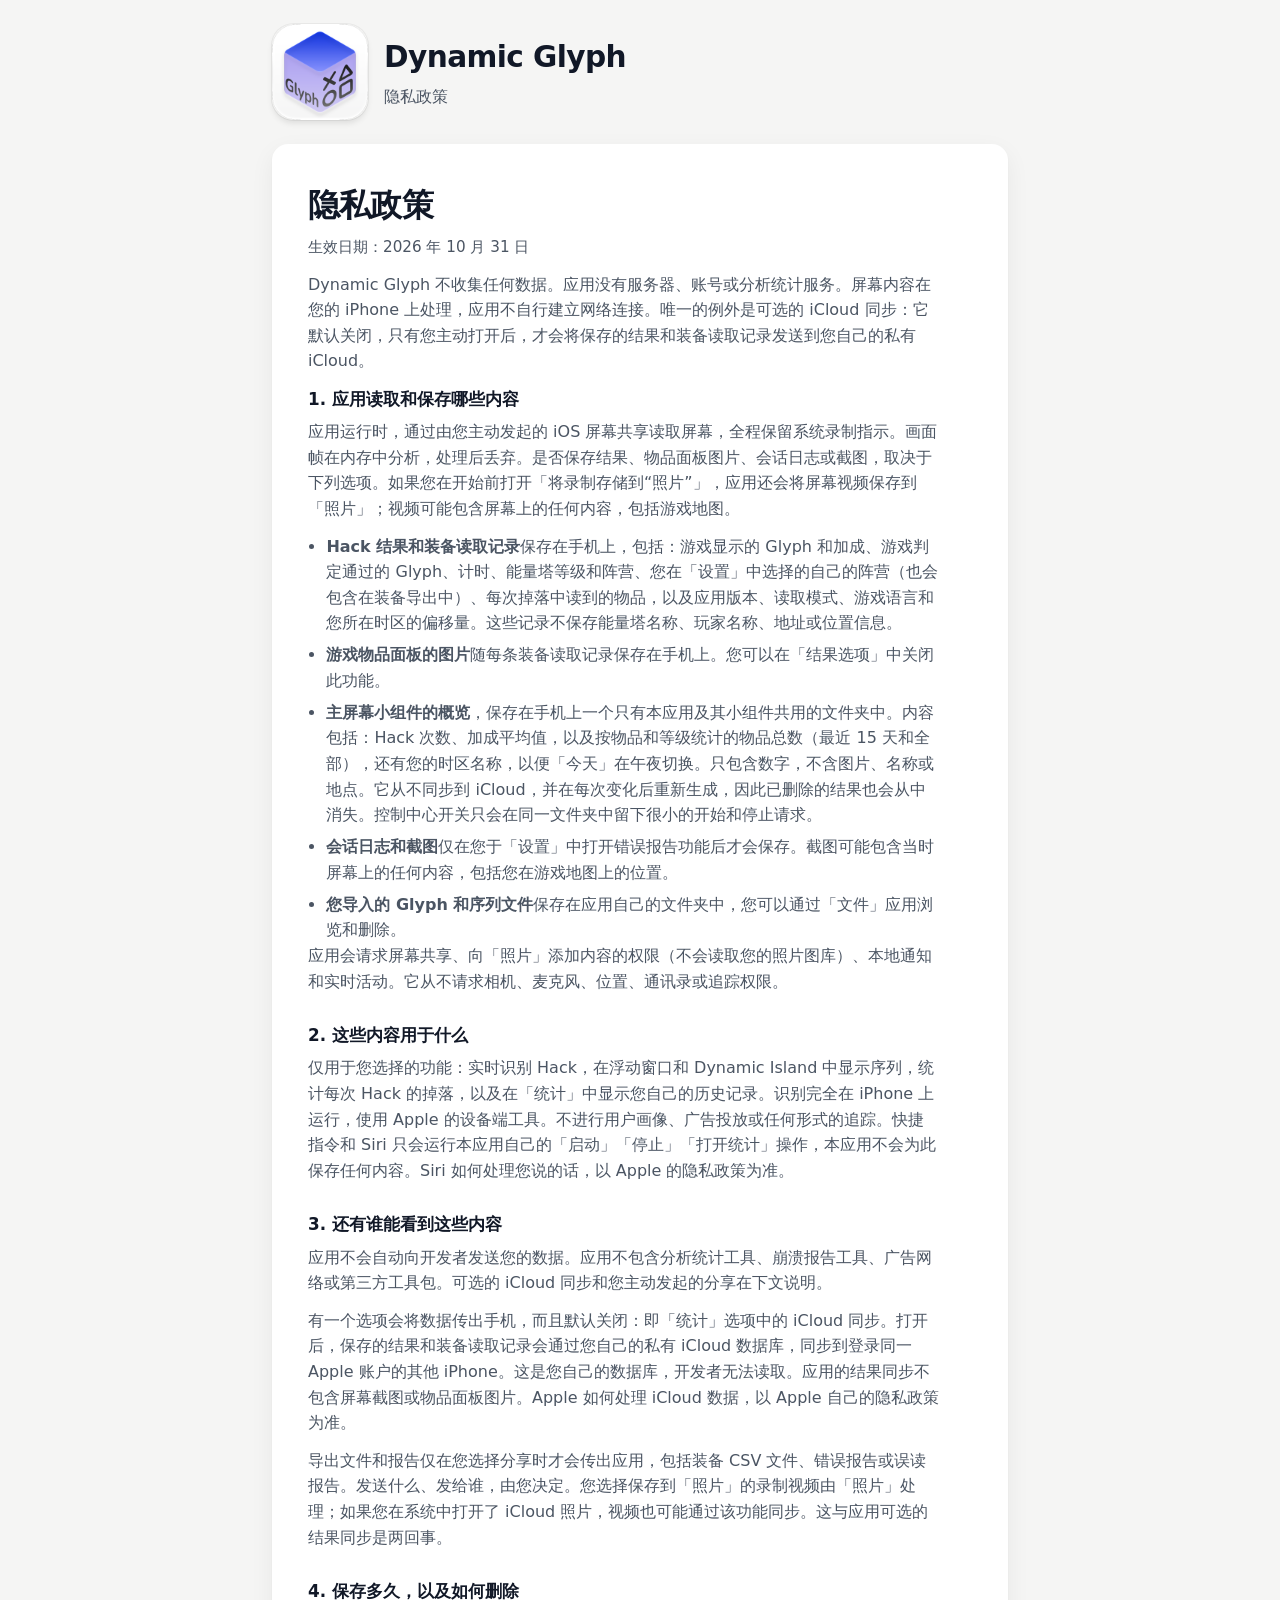
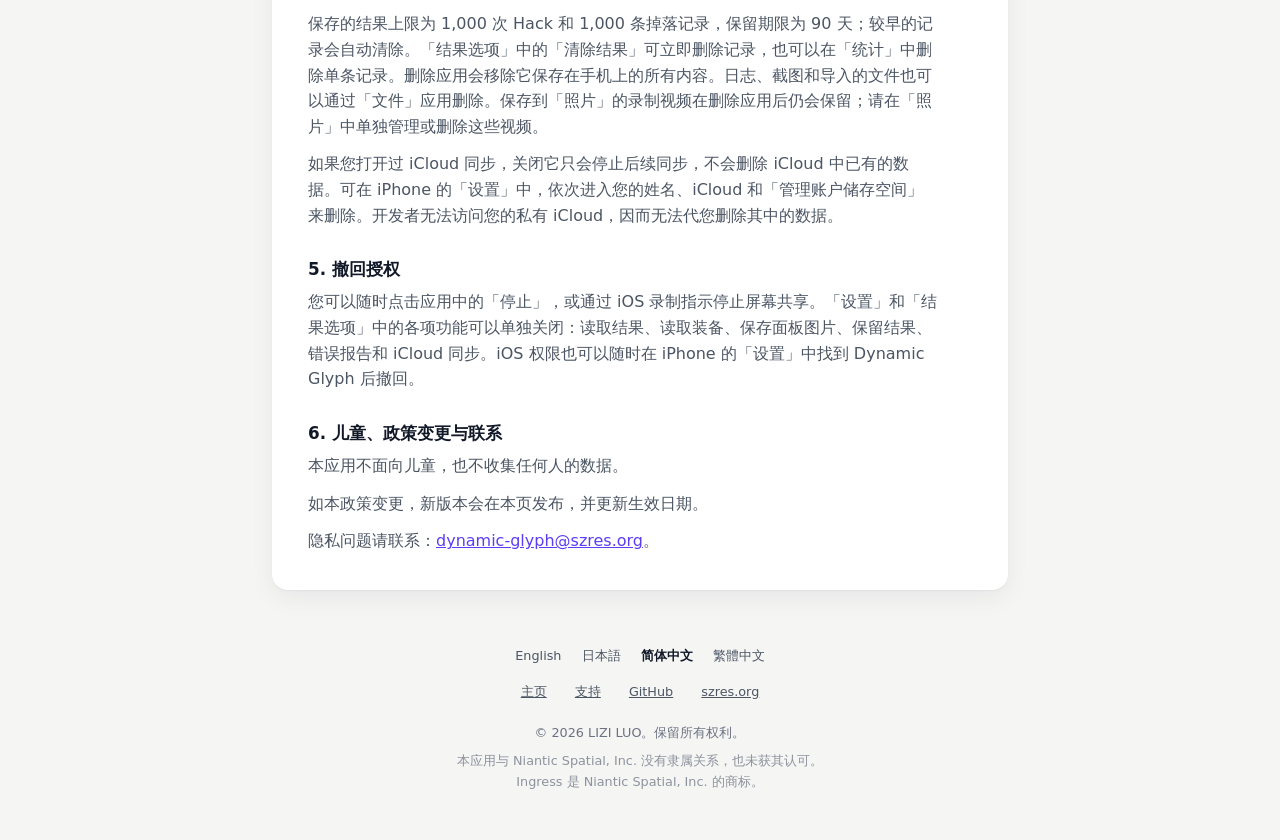
<file: zh-hans/privacy/index.html>
<!DOCTYPE html>
<html lang="zh-Hans">
<head>
<meta charset="utf-8">
<meta name="apple-itunes-app" content="app-id=6814911908">
<meta name="viewport" content="width=device-width, initial-scale=1">
<title>隐私政策 — Dynamic Glyph</title>
<meta name="description" content="Dynamic Glyph 不收集数据。读取和保存的内容留在您的 iPhone 上；您可以选择同步到自己的私有 iCloud。">
<link rel="icon" type="image/png" href="../../assets/favicon.png">
<link rel="apple-touch-icon" href="../../assets/apple-touch-icon.png">
<!-- alt:start -->
<link rel="alternate" hreflang="en" href="https://glyph.szres.org/privacy/">
<link rel="alternate" hreflang="ja" href="https://glyph.szres.org/ja/privacy/">
<link rel="alternate" hreflang="zh-Hans" href="https://glyph.szres.org/zh-hans/privacy/">
<link rel="alternate" hreflang="zh-Hant" href="https://glyph.szres.org/zh-hant/privacy/">
<link rel="alternate" hreflang="x-default" href="https://glyph.szres.org/privacy/">
<!-- alt:end -->
<link rel="stylesheet" href="../../assets/styles.css">
</head>
<body>

<div class="page">

  <header class="masthead">
    <img class="mark" src="../../assets/icon.png" width="256" height="256" alt="Dynamic Glyph 应用图标">
    <div>
      <h1>Dynamic Glyph</h1>
      <p>隐私政策</p>
    </div>
  </header>

  <main>
    <section class="card">
      <h2 class="doc-title">隐私政策</h2>
      <p class="doc-sub" >生效日期：2026 年 10 月 31 日</p>

      <p>Dynamic Glyph 不收集任何数据。应用没有服务器、账号或分析统计服务。屏幕内容在您的 iPhone 上处理，应用不自行建立网络连接。唯一的例外是可选的 iCloud 同步：它默认关闭，只有您主动打开后，才会将保存的结果和装备读取记录发送到您自己的私有 iCloud。</p>

      <h3>1. 应用读取和保存哪些内容</h3>
      <p>应用运行时，通过由您主动发起的 iOS 屏幕共享读取屏幕，全程保留系统录制指示。画面帧在内存中分析，处理后丢弃。是否保存结果、物品面板图片、会话日志或截图，取决于下列选项。如果您在开始前打开「将录制存储到“照片”」，应用还会将屏幕视频保存到「照片」；视频可能包含屏幕上的任何内容，包括游戏地图。</p>
      <ul>
        <li><strong>Hack 结果和装备读取记录</strong>保存在手机上，包括：游戏显示的 Glyph 和加成、游戏判定通过的 Glyph、计时、能量塔等级和阵营、您在「设置」中选择的自己的阵营（也会包含在装备导出中）、每次掉落中读到的物品，以及应用版本、读取模式、游戏语言和您所在时区的偏移量。这些记录不保存能量塔名称、玩家名称、地址或位置信息。</li>
        <li><strong>游戏物品面板的图片</strong>随每条装备读取记录保存在手机上。您可以在「结果选项」中关闭此功能。</li>
        <li><strong>主屏幕小组件的概览</strong>，保存在手机上一个只有本应用及其小组件共用的文件夹中。内容包括：Hack 次数、加成平均值，以及按物品和等级统计的物品总数（最近 15 天和全部），还有您的时区名称，以便「今天」在午夜切换。只包含数字，不含图片、名称或地点。它从不同步到 iCloud，并在每次变化后重新生成，因此已删除的结果也会从中消失。控制中心开关只会在同一文件夹中留下很小的开始和停止请求。</li>
        <li><strong>会话日志和截图</strong>仅在您于「设置」中打开错误报告功能后才会保存。截图可能包含当时屏幕上的任何内容，包括您在游戏地图上的位置。</li>
        <li><strong>您导入的 Glyph 和序列文件</strong>保存在应用自己的文件夹中，您可以通过「文件」应用浏览和删除。</li>
      </ul>
      <p>应用会请求屏幕共享、向「照片」添加内容的权限（不会读取您的照片图库）、本地通知和实时活动。它从不请求相机、麦克风、位置、通讯录或追踪权限。</p>

      <h3>2. 这些内容用于什么</h3>
      <p>仅用于您选择的功能：实时识别 Hack，在浮动窗口和 Dynamic Island 中显示序列，统计每次 Hack 的掉落，以及在「统计」中显示您自己的历史记录。识别完全在 iPhone 上运行，使用 Apple 的设备端工具。不进行用户画像、广告投放或任何形式的追踪。快捷指令和 Siri 只会运行本应用自己的「启动」「停止」「打开统计」操作，本应用不会为此保存任何内容。Siri 如何处理您说的话，以 Apple 的隐私政策为准。</p>

      <h3>3. 还有谁能看到这些内容</h3>
      <p>应用不会自动向开发者发送您的数据。应用不包含分析统计工具、崩溃报告工具、广告网络或第三方工具包。可选的 iCloud 同步和您主动发起的分享在下文说明。</p>
      <p>有一个选项会将数据传出手机，而且默认关闭：即「统计」选项中的 iCloud 同步。打开后，保存的结果和装备读取记录会通过您自己的私有 iCloud 数据库，同步到登录同一 Apple 账户的其他 iPhone。这是您自己的数据库，开发者无法读取。应用的结果同步不包含屏幕截图或物品面板图片。Apple 如何处理 iCloud 数据，以 Apple 自己的隐私政策为准。</p>
      <p>导出文件和报告仅在您选择分享时才会传出应用，包括装备 CSV 文件、错误报告或误读报告。发送什么、发给谁，由您决定。您选择保存到「照片」的录制视频由「照片」处理；如果您在系统中打开了 iCloud 照片，视频也可能通过该功能同步。这与应用可选的结果同步是两回事。</p>

      <h3>4. 保存多久，以及如何删除</h3>
      <p>保存的结果上限为 1,000 次 Hack 和 1,000 条掉落记录，保留期限为 90 天；较早的记录会自动清除。「结果选项」中的「清除结果」可立即删除记录，也可以在「统计」中删除单条记录。删除应用会移除它保存在手机上的所有内容。日志、截图和导入的文件也可以通过「文件」应用删除。保存到「照片」的录制视频在删除应用后仍会保留；请在「照片」中单独管理或删除这些视频。</p>
      <p>如果您打开过 iCloud 同步，关闭它只会停止后续同步，不会删除 iCloud 中已有的数据。可在 iPhone 的「设置」中，依次进入您的姓名、iCloud 和「管理账户储存空间」来删除。开发者无法访问您的私有 iCloud，因而无法代您删除其中的数据。</p>

      <h3>5. 撤回授权</h3>
      <p>您可以随时点击应用中的「停止」，或通过 iOS 录制指示停止屏幕共享。「设置」和「结果选项」中的各项功能可以单独关闭：读取结果、读取装备、保存面板图片、保留结果、错误报告和 iCloud 同步。iOS 权限也可以随时在 iPhone 的「设置」中找到 Dynamic Glyph 后撤回。</p>

      <h3>6. 儿童、政策变更与联系</h3>
      <p>本应用不面向儿童，也不收集任何人的数据。</p>
      <p>如本政策变更，新版本会在本页发布，并更新生效日期。</p>
      <p>隐私问题请联系：<a href="mailto:dynamic-glyph@szres.org">dynamic-glyph@szres.org</a>。</p>
    </section>
  </main>

  <footer>
    <!-- lang:start -->
    <ul class="langs" aria-label="语言">
      <li><a href="/privacy/" hreflang="en" lang="en">English</a></li>
      <li><a href="/ja/privacy/" hreflang="ja" lang="ja">日本語</a></li>
      <li><span aria-current="true">简体中文</span></li>
      <li><a href="/zh-hant/privacy/" hreflang="zh-Hant" lang="zh-Hant">繁體中文</a></li>
    </ul>
    <!-- lang:end -->
    <ul>
      <li><a href="../">主页</a></li>
      <li><a href="../support/">支持</a></li>
      <li><a href="https://github.com/ChestnutLUO/Dynamic-Glyph">GitHub</a></li>
      <li><a href="https://szres.org">szres.org</a></li>
    </ul>
    <p>© 2026 LIZI LUO。保留所有权利。</p>
    <p class="legal">本应用与 Niantic Spatial, Inc. 没有隶属关系，也未获其认可。Ingress 是 Niantic Spatial, Inc. 的商标。</p>
  </footer>

</div>

</body>
</html>
</file>
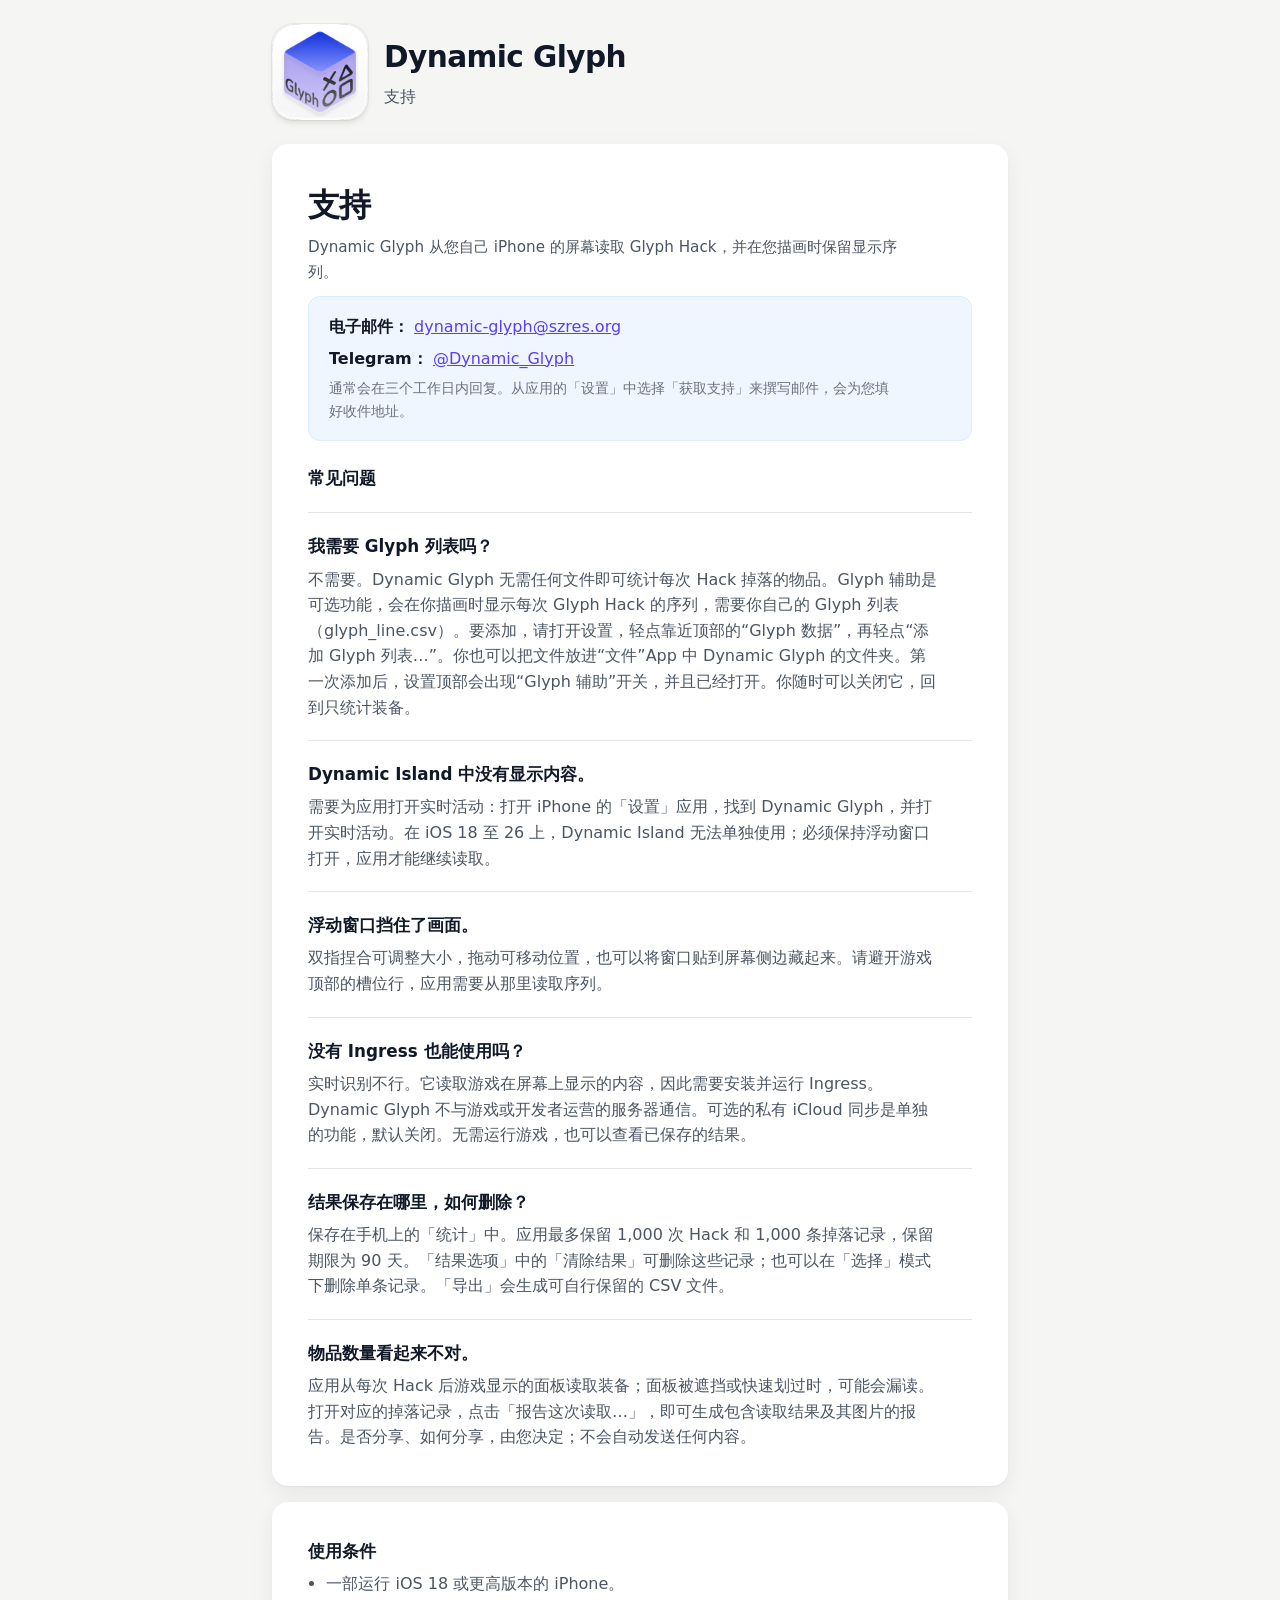
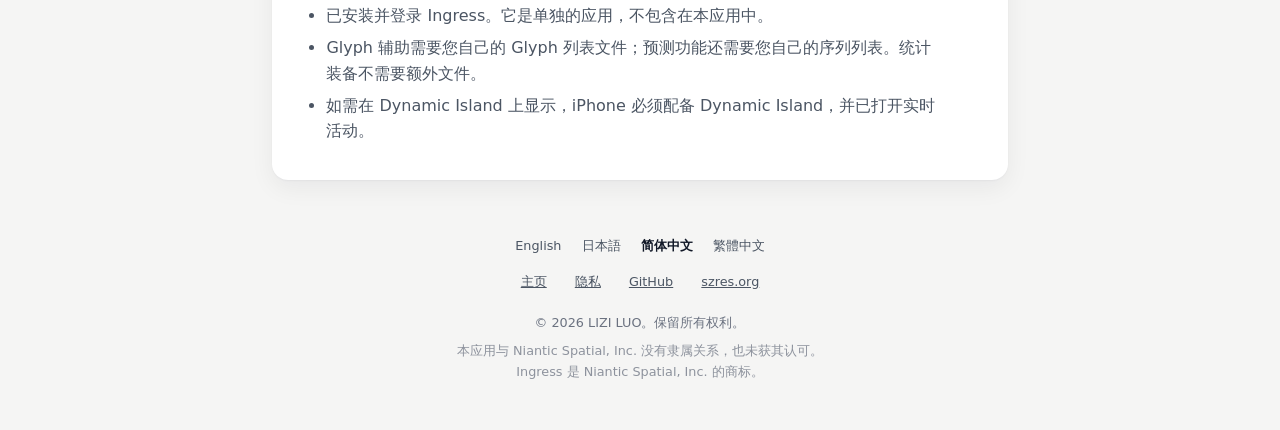
<file: zh-hans/support/index.html>
<!DOCTYPE html>
<html lang="zh-Hans">
<head>
<meta charset="utf-8">
<meta name="apple-itunes-app" content="app-id=6814911908">
<meta name="viewport" content="width=device-width, initial-scale=1">
<title>支持 — Dynamic Glyph</title>
<meta name="description" content="Dynamic Glyph 支持：联系方式，以及玩家常见问题的解答。">
<link rel="icon" type="image/png" href="../../assets/favicon.png">
<link rel="apple-touch-icon" href="../../assets/apple-touch-icon.png">
<!-- alt:start -->
<link rel="alternate" hreflang="en" href="https://glyph.szres.org/support/">
<link rel="alternate" hreflang="ja" href="https://glyph.szres.org/ja/support/">
<link rel="alternate" hreflang="zh-Hans" href="https://glyph.szres.org/zh-hans/support/">
<link rel="alternate" hreflang="zh-Hant" href="https://glyph.szres.org/zh-hant/support/">
<link rel="alternate" hreflang="x-default" href="https://glyph.szres.org/support/">
<!-- alt:end -->
<link rel="stylesheet" href="../../assets/styles.css">
</head>
<body>

<div class="page">

  <header class="masthead">
    <img class="mark" src="../../assets/icon.png" width="256" height="256" alt="Dynamic Glyph 应用图标">
    <div>
      <h1>Dynamic Glyph</h1>
      <p>支持</p>
    </div>
  </header>

  <main>
    <section class="card">
      <h2 class="doc-title">支持</h2>
      <p class="doc-sub" >Dynamic Glyph 从您自己 iPhone 的屏幕读取 Glyph Hack，并在您描画时保留显示序列。</p>

      <div class="box">
        <p><strong>电子邮件：</strong> <a href="mailto:dynamic-glyph@szres.org">dynamic-glyph@szres.org</a></p>
        <p><strong>Telegram：</strong> <a href="https://t.me/Dynamic_Glyph">@Dynamic_Glyph</a></p>
        <p class="note">通常会在三个工作日内回复。从应用的「设置」中选择「获取支持」来撰写邮件，会为您填好收件地址。</p>
      </div>

      <h3>常见问题</h3>

      <div class="qa">
        <h3>我需要 Glyph 列表吗？</h3>
        <p>不需要。Dynamic Glyph 无需任何文件即可统计每次 Hack 掉落的物品。Glyph 辅助是可选功能，会在你描画时显示每次 Glyph Hack 的序列，需要你自己的 Glyph 列表（glyph_line.csv）。要添加，请打开设置，轻点靠近顶部的“Glyph 数据”，再轻点“添加 Glyph 列表…”。你也可以把文件放进“文件”App 中 Dynamic Glyph 的文件夹。第一次添加后，设置顶部会出现“Glyph 辅助”开关，并且已经打开。你随时可以关闭它，回到只统计装备。</p>
      </div>

      <div class="qa">
        <h3>Dynamic Island 中没有显示内容。</h3>
        <p>需要为应用打开实时活动：打开 iPhone 的「设置」应用，找到 Dynamic Glyph，并打开实时活动。在 iOS 18 至 26 上，Dynamic Island 无法单独使用；必须保持浮动窗口打开，应用才能继续读取。</p>
      </div>

      <div class="qa">
        <h3>浮动窗口挡住了画面。</h3>
        <p>双指捏合可调整大小，拖动可移动位置，也可以将窗口贴到屏幕侧边藏起来。请避开游戏顶部的槽位行，应用需要从那里读取序列。</p>
      </div>

      <div class="qa">
        <h3>没有 Ingress 也能使用吗？</h3>
        <p>实时识别不行。它读取游戏在屏幕上显示的内容，因此需要安装并运行 Ingress。Dynamic Glyph 不与游戏或开发者运营的服务器通信。可选的私有 iCloud 同步是单独的功能，默认关闭。无需运行游戏，也可以查看已保存的结果。</p>
      </div>

      <div class="qa">
        <h3>结果保存在哪里，如何删除？</h3>
        <p>保存在手机上的「统计」中。应用最多保留 1,000 次 Hack 和 1,000 条掉落记录，保留期限为 90 天。「结果选项」中的「清除结果」可删除这些记录；也可以在「选择」模式下删除单条记录。「导出」会生成可自行保留的 CSV 文件。</p>
      </div>

      <div class="qa">
        <h3>物品数量看起来不对。</h3>
        <p>应用从每次 Hack 后游戏显示的面板读取装备；面板被遮挡或快速划过时，可能会漏读。打开对应的掉落记录，点击「报告这次读取…」，即可生成包含读取结果及其图片的报告。是否分享、如何分享，由您决定；不会自动发送任何内容。</p>
      </div>
    </section>

    <section class="card">
      <h3>使用条件</h3>
      <ul>
        <li>一部运行 iOS 18 或更高版本的 iPhone。</li>
        <li>已安装并登录 Ingress。它是单独的应用，不包含在本应用中。</li>
        <li>Glyph 辅助需要您自己的 Glyph 列表文件；预测功能还需要您自己的序列列表。统计装备不需要额外文件。</li>
        <li>如需在 Dynamic Island 上显示，iPhone 必须配备 Dynamic Island，并已打开实时活动。</li>
      </ul>
    </section>
  </main>

  <footer>
    <!-- lang:start -->
    <ul class="langs" aria-label="语言">
      <li><a href="/support/" hreflang="en" lang="en">English</a></li>
      <li><a href="/ja/support/" hreflang="ja" lang="ja">日本語</a></li>
      <li><span aria-current="true">简体中文</span></li>
      <li><a href="/zh-hant/support/" hreflang="zh-Hant" lang="zh-Hant">繁體中文</a></li>
    </ul>
    <!-- lang:end -->
    <ul>
      <li><a href="../">主页</a></li>
      <li><a href="../privacy/">隐私</a></li>
      <li><a href="https://github.com/ChestnutLUO/Dynamic-Glyph">GitHub</a></li>
      <li><a href="https://szres.org">szres.org</a></li>
    </ul>
    <p>© 2026 LIZI LUO。保留所有权利。</p>
    <p class="legal">本应用与 Niantic Spatial, Inc. 没有隶属关系，也未获其认可。Ingress 是 Niantic Spatial, Inc. 的商标。</p>
  </footer>

</div>

</body>
</html>
</file>
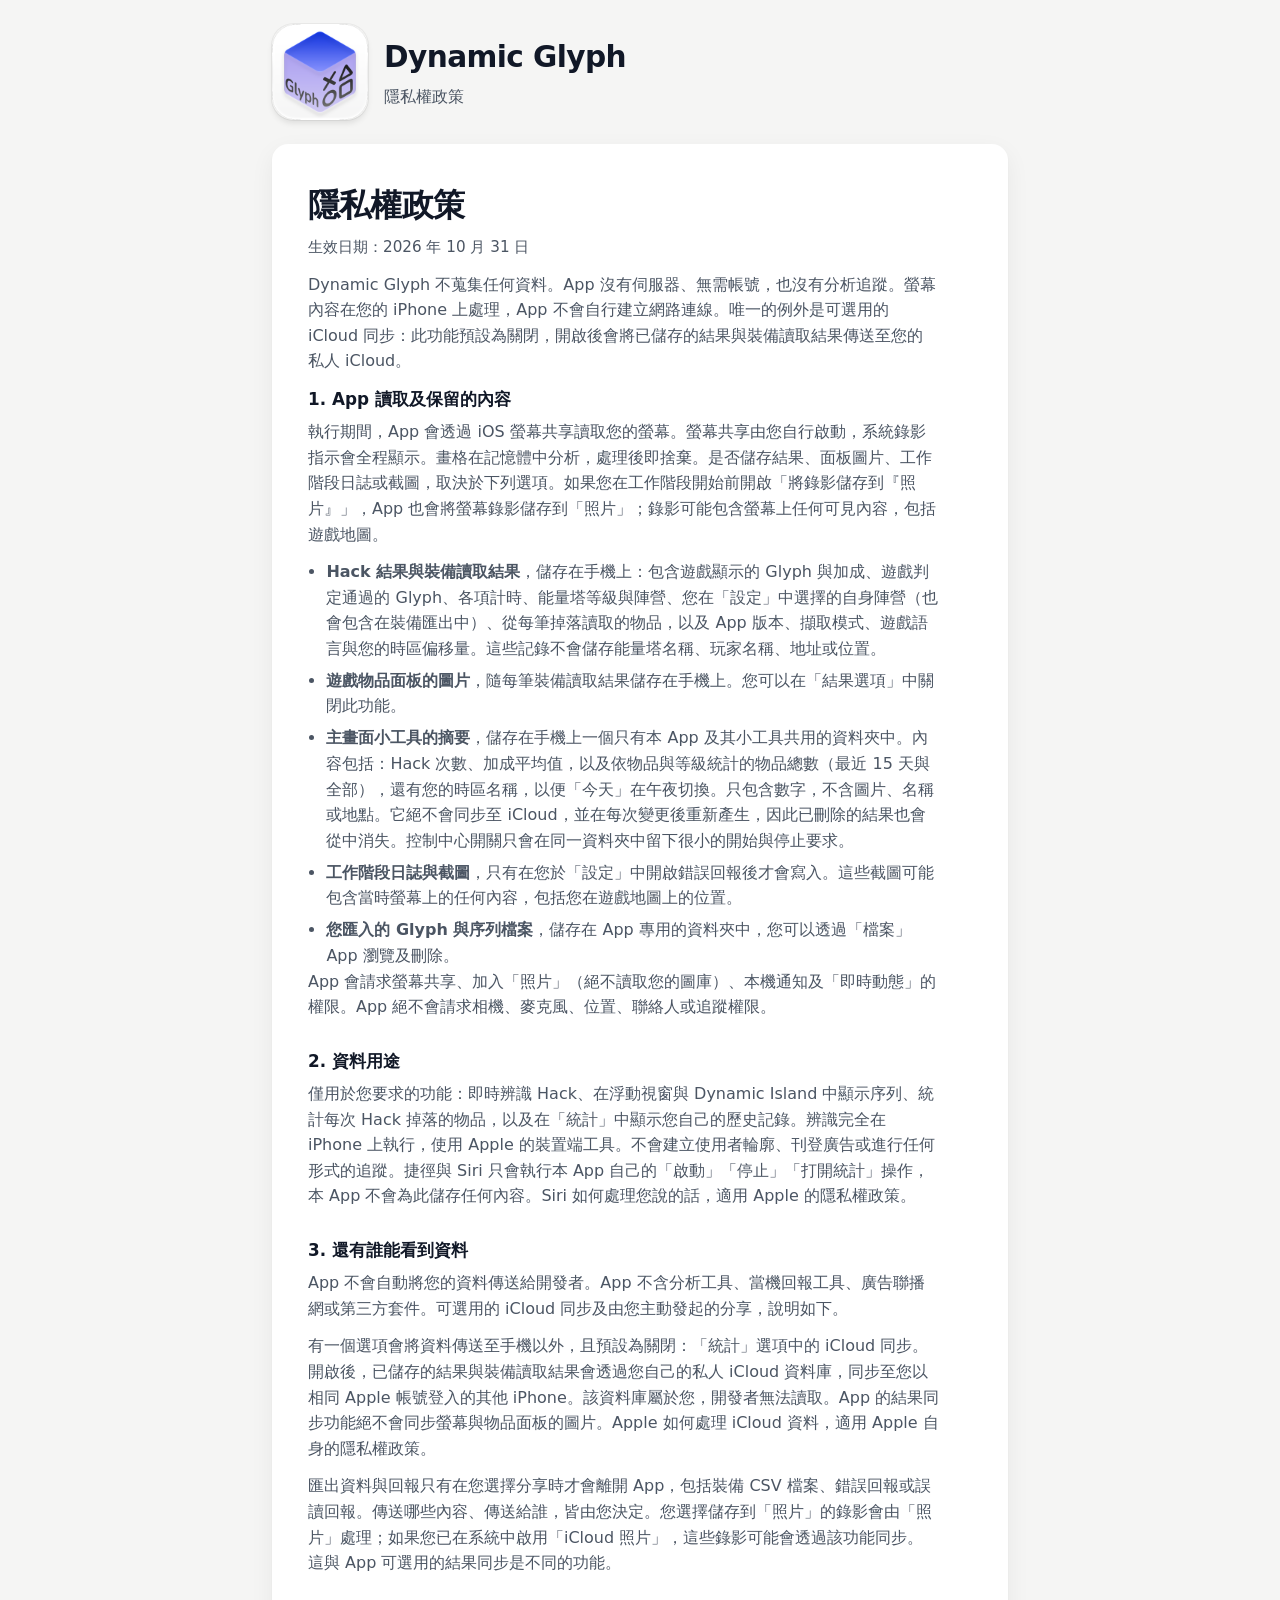
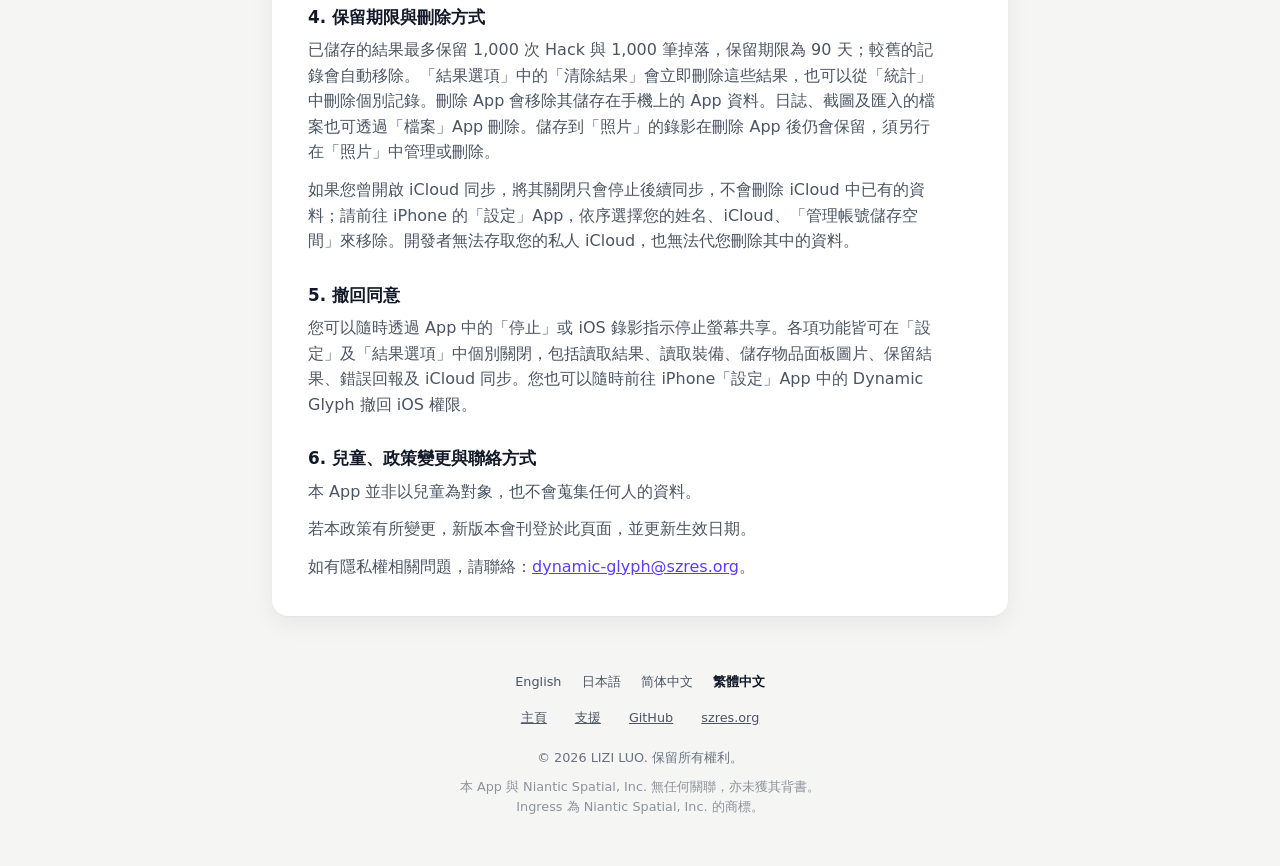
<file: zh-hant/privacy/index.html>
<!DOCTYPE html>
<html lang="zh-Hant">
<head>
<meta charset="utf-8">
<meta name="apple-itunes-app" content="app-id=6814911908">
<meta name="viewport" content="width=device-width, initial-scale=1">
<title>隱私權政策 — Dynamic Glyph</title>
<meta name="description" content="Dynamic Glyph 不蒐集任何資料。讀取與保留的內容皆留在您的 iPhone 上，您也可以選擇同步至自己的私人 iCloud。">
<link rel="icon" type="image/png" href="../../assets/favicon.png">
<link rel="apple-touch-icon" href="../../assets/apple-touch-icon.png">
<!-- alt:start -->
<link rel="alternate" hreflang="en" href="https://glyph.szres.org/privacy/">
<link rel="alternate" hreflang="ja" href="https://glyph.szres.org/ja/privacy/">
<link rel="alternate" hreflang="zh-Hans" href="https://glyph.szres.org/zh-hans/privacy/">
<link rel="alternate" hreflang="zh-Hant" href="https://glyph.szres.org/zh-hant/privacy/">
<link rel="alternate" hreflang="x-default" href="https://glyph.szres.org/privacy/">
<!-- alt:end -->
<link rel="stylesheet" href="../../assets/styles.css">
</head>
<body>

<div class="page">

  <header class="masthead">
    <img class="mark" src="../../assets/icon.png" width="256" height="256" alt="Dynamic Glyph App 圖示">
    <div>
      <h1>Dynamic Glyph</h1>
      <p>隱私權政策</p>
    </div>
  </header>

  <main>
    <section class="card">
      <h2 class="doc-title">隱私權政策</h2>
      <p class="doc-sub" >生效日期：2026 年 10 月 31 日</p>

      <p>Dynamic Glyph 不蒐集任何資料。App 沒有伺服器、無需帳號，也沒有分析追蹤。螢幕內容在您的 iPhone 上處理，App 不會自行建立網路連線。唯一的例外是可選用的 iCloud 同步：此功能預設為關閉，開啟後會將已儲存的結果與裝備讀取結果傳送至您的私人 iCloud。</p>

      <h3>1. App 讀取及保留的內容</h3>
      <p>執行期間，App 會透過 iOS 螢幕共享讀取您的螢幕。螢幕共享由您自行啟動，系統錄影指示會全程顯示。畫格在記憶體中分析，處理後即捨棄。是否儲存結果、面板圖片、工作階段日誌或截圖，取決於下列選項。如果您在工作階段開始前開啟「將錄影儲存到『照片』」，App 也會將螢幕錄影儲存到「照片」；錄影可能包含螢幕上任何可見內容，包括遊戲地圖。</p>
      <ul>
        <li><strong>Hack 結果與裝備讀取結果</strong>，儲存在手機上：包含遊戲顯示的 Glyph 與加成、遊戲判定通過的 Glyph、各項計時、能量塔等級與陣營、您在「設定」中選擇的自身陣營（也會包含在裝備匯出中）、從每筆掉落讀取的物品，以及 App 版本、擷取模式、遊戲語言與您的時區偏移量。這些記錄不會儲存能量塔名稱、玩家名稱、地址或位置。</li>
        <li><strong>遊戲物品面板的圖片</strong>，隨每筆裝備讀取結果儲存在手機上。您可以在「結果選項」中關閉此功能。</li>
        <li><strong>主畫面小工具的摘要</strong>，儲存在手機上一個只有本 App 及其小工具共用的資料夾中。內容包括：Hack 次數、加成平均值，以及依物品與等級統計的物品總數（最近 15 天與全部），還有您的時區名稱，以便「今天」在午夜切換。只包含數字，不含圖片、名稱或地點。它絕不會同步至 iCloud，並在每次變更後重新產生，因此已刪除的結果也會從中消失。控制中心開關只會在同一資料夾中留下很小的開始與停止要求。</li>
        <li><strong>工作階段日誌與截圖</strong>，只有在您於「設定」中開啟錯誤回報後才會寫入。這些截圖可能包含當時螢幕上的任何內容，包括您在遊戲地圖上的位置。</li>
        <li><strong>您匯入的 Glyph 與序列檔案</strong>，儲存在 App 專用的資料夾中，您可以透過「檔案」App 瀏覽及刪除。</li>
      </ul>
      <p>App 會請求螢幕共享、加入「照片」（絕不讀取您的圖庫）、本機通知及「即時動態」的權限。App 絕不會請求相機、麥克風、位置、聯絡人或追蹤權限。</p>

      <h3>2. 資料用途</h3>
      <p>僅用於您要求的功能：即時辨識 Hack、在浮動視窗與 Dynamic Island 中顯示序列、統計每次 Hack 掉落的物品，以及在「統計」中顯示您自己的歷史記錄。辨識完全在 iPhone 上執行，使用 Apple 的裝置端工具。不會建立使用者輪廓、刊登廣告或進行任何形式的追蹤。捷徑與 Siri 只會執行本 App 自己的「啟動」「停止」「打開統計」操作，本 App 不會為此儲存任何內容。Siri 如何處理您說的話，適用 Apple 的隱私權政策。</p>

      <h3>3. 還有誰能看到資料</h3>
      <p>App 不會自動將您的資料傳送給開發者。App 不含分析工具、當機回報工具、廣告聯播網或第三方套件。可選用的 iCloud 同步及由您主動發起的分享，說明如下。</p>
      <p>有一個選項會將資料傳送至手機以外，且預設為關閉：「統計」選項中的 iCloud 同步。開啟後，已儲存的結果與裝備讀取結果會透過您自己的私人 iCloud 資料庫，同步至您以相同 Apple 帳號登入的其他 iPhone。該資料庫屬於您，開發者無法讀取。App 的結果同步功能絕不會同步螢幕與物品面板的圖片。Apple 如何處理 iCloud 資料，適用 Apple 自身的隱私權政策。</p>
      <p>匯出資料與回報只有在您選擇分享時才會離開 App，包括裝備 CSV 檔案、錯誤回報或誤讀回報。傳送哪些內容、傳送給誰，皆由您決定。您選擇儲存到「照片」的錄影會由「照片」處理；如果您已在系統中啟用「iCloud 照片」，這些錄影可能會透過該功能同步。這與 App 可選用的結果同步是不同的功能。</p>

      <h3>4. 保留期限與刪除方式</h3>
      <p>已儲存的結果最多保留 1,000 次 Hack 與 1,000 筆掉落，保留期限為 90 天；較舊的記錄會自動移除。「結果選項」中的「清除結果」會立即刪除這些結果，也可以從「統計」中刪除個別記錄。刪除 App 會移除其儲存在手機上的 App 資料。日誌、截圖及匯入的檔案也可透過「檔案」App 刪除。儲存到「照片」的錄影在刪除 App 後仍會保留，須另行在「照片」中管理或刪除。</p>
      <p>如果您曾開啟 iCloud 同步，將其關閉只會停止後續同步，不會刪除 iCloud 中已有的資料；請前往 iPhone 的「設定」App，依序選擇您的姓名、iCloud、「管理帳號儲存空間」來移除。開發者無法存取您的私人 iCloud，也無法代您刪除其中的資料。</p>

      <h3>5. 撤回同意</h3>
      <p>您可以隨時透過 App 中的「停止」或 iOS 錄影指示停止螢幕共享。各項功能皆可在「設定」及「結果選項」中個別關閉，包括讀取結果、讀取裝備、儲存物品面板圖片、保留結果、錯誤回報及 iCloud 同步。您也可以隨時前往 iPhone「設定」App 中的 Dynamic Glyph 撤回 iOS 權限。</p>

      <h3>6. 兒童、政策變更與聯絡方式</h3>
      <p>本 App 並非以兒童為對象，也不會蒐集任何人的資料。</p>
      <p>若本政策有所變更，新版本會刊登於此頁面，並更新生效日期。</p>
      <p>如有隱私權相關問題，請聯絡：<a href="mailto:dynamic-glyph@szres.org">dynamic-glyph@szres.org</a>。</p>
    </section>
  </main>

  <footer>
    <!-- lang:start -->
    <ul class="langs" aria-label="語言">
      <li><a href="/privacy/" hreflang="en" lang="en">English</a></li>
      <li><a href="/ja/privacy/" hreflang="ja" lang="ja">日本語</a></li>
      <li><a href="/zh-hans/privacy/" hreflang="zh-Hans" lang="zh-Hans">简体中文</a></li>
      <li><span aria-current="true">繁體中文</span></li>
    </ul>
    <!-- lang:end -->
    <ul>
      <li><a href="../">主頁</a></li>
      <li><a href="../support/">支援</a></li>
      <li><a href="https://github.com/ChestnutLUO/Dynamic-Glyph">GitHub</a></li>
      <li><a href="https://szres.org">szres.org</a></li>
    </ul>
    <p>© 2026 LIZI LUO. 保留所有權利。</p>
    <p class="legal">本 App 與 Niantic Spatial, Inc. 無任何關聯，亦未獲其背書。Ingress 為 Niantic Spatial, Inc. 的商標。</p>
  </footer>

</div>

</body>
</html>
</file>
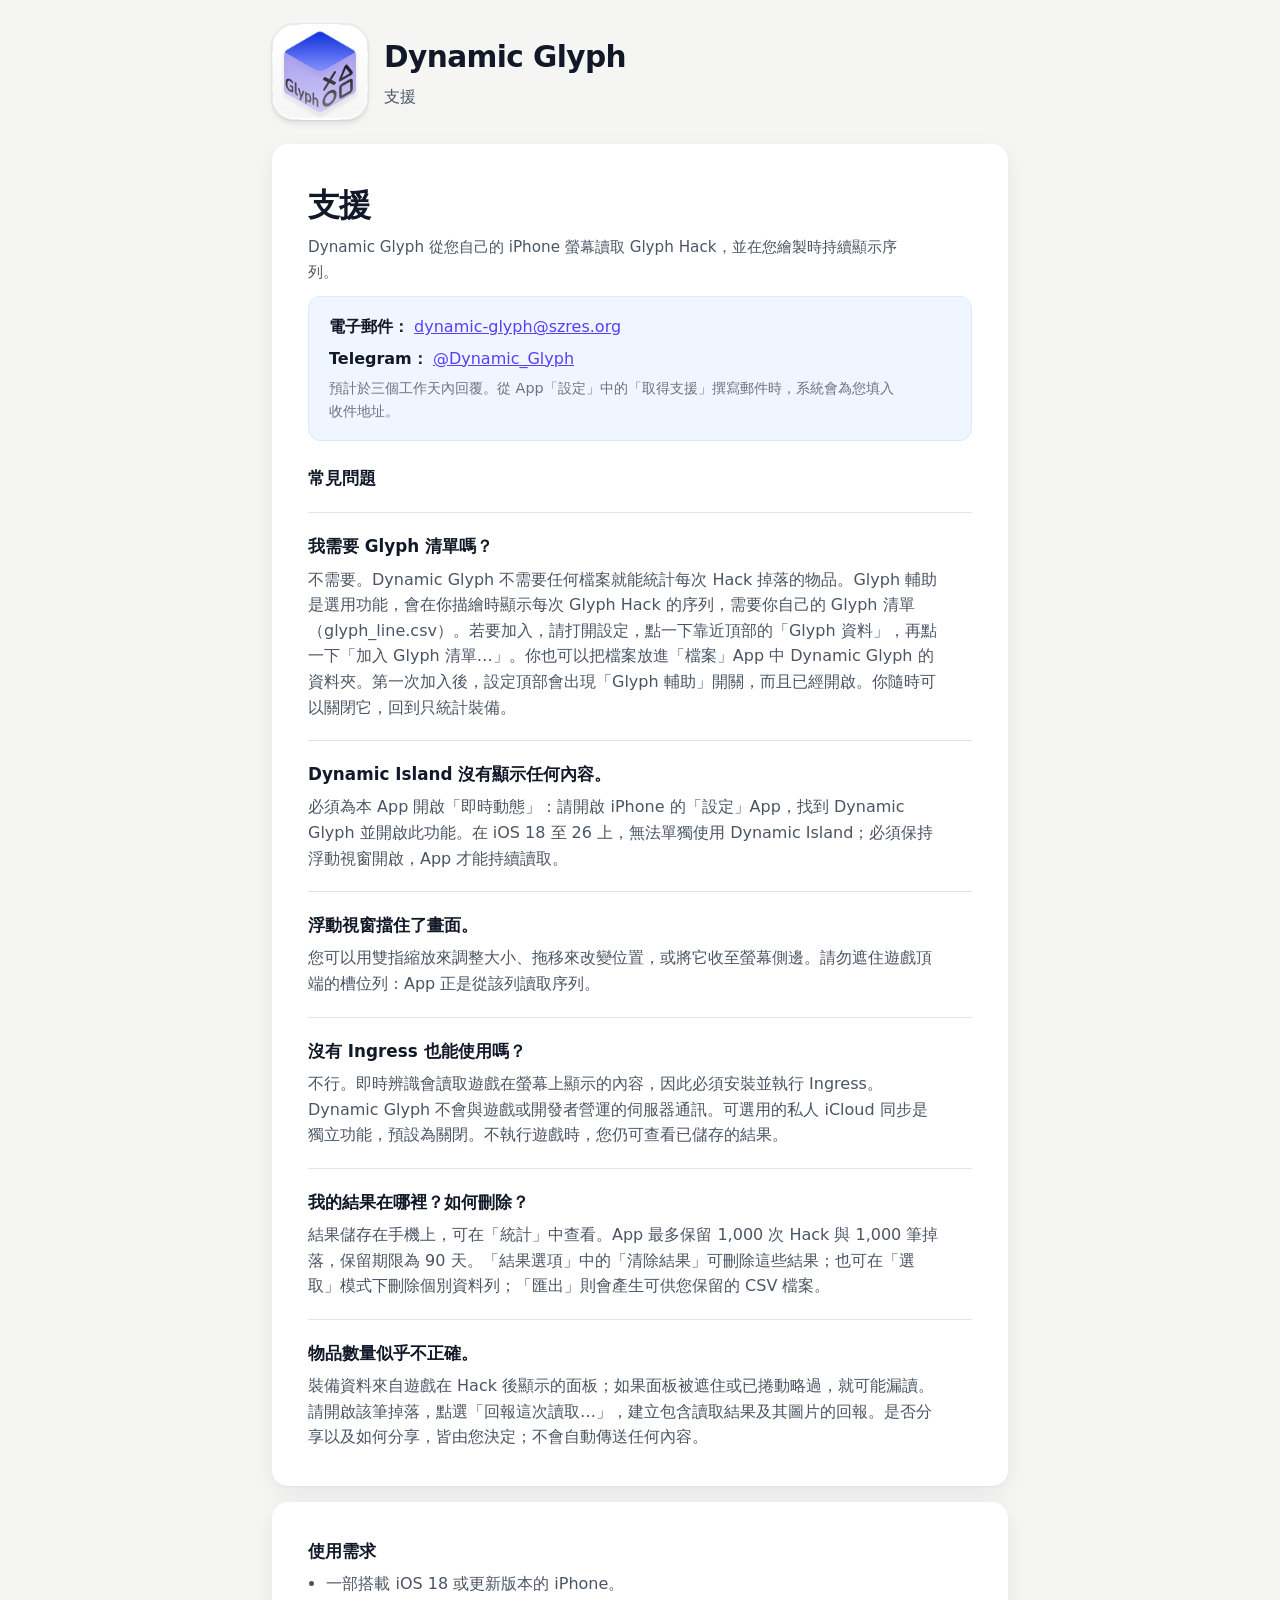
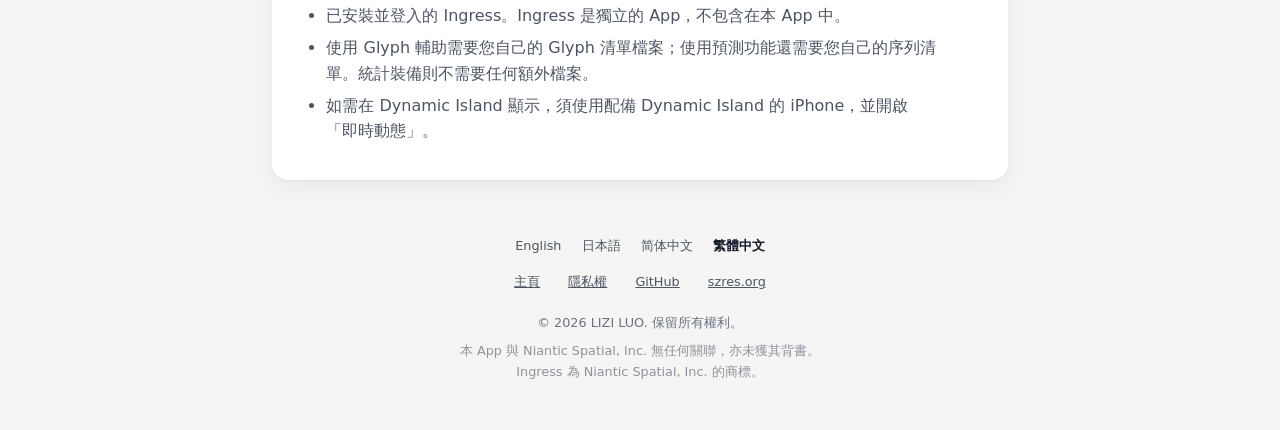
<file: zh-hant/support/index.html>
<!DOCTYPE html>
<html lang="zh-Hant">
<head>
<meta charset="utf-8">
<meta name="apple-itunes-app" content="app-id=6814911908">
<meta name="viewport" content="width=device-width, initial-scale=1">
<title>支援 — Dynamic Glyph</title>
<meta name="description" content="Dynamic Glyph 支援：聯絡方式，以及玩家常見問題的解答。">
<link rel="icon" type="image/png" href="../../assets/favicon.png">
<link rel="apple-touch-icon" href="../../assets/apple-touch-icon.png">
<!-- alt:start -->
<link rel="alternate" hreflang="en" href="https://glyph.szres.org/support/">
<link rel="alternate" hreflang="ja" href="https://glyph.szres.org/ja/support/">
<link rel="alternate" hreflang="zh-Hans" href="https://glyph.szres.org/zh-hans/support/">
<link rel="alternate" hreflang="zh-Hant" href="https://glyph.szres.org/zh-hant/support/">
<link rel="alternate" hreflang="x-default" href="https://glyph.szres.org/support/">
<!-- alt:end -->
<link rel="stylesheet" href="../../assets/styles.css">
</head>
<body>

<div class="page">

  <header class="masthead">
    <img class="mark" src="../../assets/icon.png" width="256" height="256" alt="Dynamic Glyph App 圖示">
    <div>
      <h1>Dynamic Glyph</h1>
      <p>支援</p>
    </div>
  </header>

  <main>
    <section class="card">
      <h2 class="doc-title">支援</h2>
      <p class="doc-sub" >Dynamic Glyph 從您自己的 iPhone 螢幕讀取 Glyph Hack，並在您繪製時持續顯示序列。</p>

      <div class="box">
        <p><strong>電子郵件：</strong> <a href="mailto:dynamic-glyph@szres.org">dynamic-glyph@szres.org</a></p>
        <p><strong>Telegram：</strong> <a href="https://t.me/Dynamic_Glyph">@Dynamic_Glyph</a></p>
        <p class="note">預計於三個工作天內回覆。從 App「設定」中的「取得支援」撰寫郵件時，系統會為您填入收件地址。</p>
      </div>

      <h3>常見問題</h3>

      <div class="qa">
        <h3>我需要 Glyph 清單嗎？</h3>
        <p>不需要。Dynamic Glyph 不需要任何檔案就能統計每次 Hack 掉落的物品。Glyph 輔助是選用功能，會在你描繪時顯示每次 Glyph Hack 的序列，需要你自己的 Glyph 清單（glyph_line.csv）。若要加入，請打開設定，點一下靠近頂部的「Glyph 資料」，再點一下「加入 Glyph 清單…」。你也可以把檔案放進「檔案」App 中 Dynamic Glyph 的資料夾。第一次加入後，設定頂部會出現「Glyph 輔助」開關，而且已經開啟。你隨時可以關閉它，回到只統計裝備。</p>
      </div>

      <div class="qa">
        <h3>Dynamic Island 沒有顯示任何內容。</h3>
        <p>必須為本 App 開啟「即時動態」：請開啟 iPhone 的「設定」App，找到 Dynamic Glyph 並開啟此功能。在 iOS 18 至 26 上，無法單獨使用 Dynamic Island；必須保持浮動視窗開啟，App 才能持續讀取。</p>
      </div>

      <div class="qa">
        <h3>浮動視窗擋住了畫面。</h3>
        <p>您可以用雙指縮放來調整大小、拖移來改變位置，或將它收至螢幕側邊。請勿遮住遊戲頂端的槽位列：App 正是從該列讀取序列。</p>
      </div>

      <div class="qa">
        <h3>沒有 Ingress 也能使用嗎？</h3>
        <p>不行。即時辨識會讀取遊戲在螢幕上顯示的內容，因此必須安裝並執行 Ingress。Dynamic Glyph 不會與遊戲或開發者營運的伺服器通訊。可選用的私人 iCloud 同步是獨立功能，預設為關閉。不執行遊戲時，您仍可查看已儲存的結果。</p>
      </div>

      <div class="qa">
        <h3>我的結果在哪裡？如何刪除？</h3>
        <p>結果儲存在手機上，可在「統計」中查看。App 最多保留 1,000 次 Hack 與 1,000 筆掉落，保留期限為 90 天。「結果選項」中的「清除結果」可刪除這些結果；也可在「選取」模式下刪除個別資料列；「匯出」則會產生可供您保留的 CSV 檔案。</p>
      </div>

      <div class="qa">
        <h3>物品數量似乎不正確。</h3>
        <p>裝備資料來自遊戲在 Hack 後顯示的面板；如果面板被遮住或已捲動略過，就可能漏讀。請開啟該筆掉落，點選「回報這次讀取…」，建立包含讀取結果及其圖片的回報。是否分享以及如何分享，皆由您決定；不會自動傳送任何內容。</p>
      </div>
    </section>

    <section class="card">
      <h3>使用需求</h3>
      <ul>
        <li>一部搭載 iOS 18 或更新版本的 iPhone。</li>
        <li>已安裝並登入的 Ingress。Ingress 是獨立的 App，不包含在本 App 中。</li>
        <li>使用 Glyph 輔助需要您自己的 Glyph 清單檔案；使用預測功能還需要您自己的序列清單。統計裝備則不需要任何額外檔案。</li>
        <li>如需在 Dynamic Island 顯示，須使用配備 Dynamic Island 的 iPhone，並開啟「即時動態」。</li>
      </ul>
    </section>
  </main>

  <footer>
    <!-- lang:start -->
    <ul class="langs" aria-label="語言">
      <li><a href="/support/" hreflang="en" lang="en">English</a></li>
      <li><a href="/ja/support/" hreflang="ja" lang="ja">日本語</a></li>
      <li><a href="/zh-hans/support/" hreflang="zh-Hans" lang="zh-Hans">简体中文</a></li>
      <li><span aria-current="true">繁體中文</span></li>
    </ul>
    <!-- lang:end -->
    <ul>
      <li><a href="../">主頁</a></li>
      <li><a href="../privacy/">隱私權</a></li>
      <li><a href="https://github.com/ChestnutLUO/Dynamic-Glyph">GitHub</a></li>
      <li><a href="https://szres.org">szres.org</a></li>
    </ul>
    <p>© 2026 LIZI LUO. 保留所有權利。</p>
    <p class="legal">本 App 與 Niantic Spatial, Inc. 無任何關聯，亦未獲其背書。Ingress 為 Niantic Spatial, Inc. 的商標。</p>
  </footer>

</div>

</body>
</html>
</file>
<file: assets/styles.css>
:root {
  --bg: #f5f5f4;
  --card: #ffffff;
  --text: #111827;
  --muted: #4b5563;
  --subtle: #6b7280;
  --line: #e7e5e4;
  --accent: #5b3df5;
  --warn-bg: #fff6d6;
  --warn-line: #e9a23b;
  --info-bg: #eff6ff;
  --info-line: #dbeafe;
  --font: -apple-system, "SF Pro Text", "Segoe UI", system-ui, sans-serif;
  --radius: 1rem;
  --shadow: 0 1px 2px rgba(17, 24, 39, 0.04), 0 8px 24px rgba(17, 24, 39, 0.06);
}

* { box-sizing: border-box; }
html { -webkit-text-size-adjust: 100%; }

body {
  margin: 0;
  background: var(--bg);
  color: var(--text);
  font-family: var(--font);
  font-size: 16px;
  line-height: 1.6;
  font-weight: 500;
  -webkit-font-smoothing: antialiased;
}

.page {
  width: 100%;
  max-width: 48rem;
  margin: 0 auto;
  padding: 0 1rem;
}

a { color: var(--accent); }
a:hover { opacity: 0.75; }
a:focus-visible { outline: 2px solid var(--accent); outline-offset: 3px; border-radius: 4px; }

/* Header */

.masthead {
  display: flex;
  align-items: center;
  gap: 1rem;
  padding: 1.5rem 0;
}

.mark {
  width: 6rem;
  height: 6rem;
  flex: none;
  border-radius: 22.5%;
  box-shadow: 0 0 0 1px rgba(0, 0, 0, 0.05), 0 4px 6px -1px rgba(0, 0, 0, 0.1);
  display: block;
}

.masthead h1 {
  font-size: 1.85rem;
  font-weight: 650;
  letter-spacing: -0.02em;
  margin: 0 0 0.15rem;
}
.masthead h1 span { font-size: 1.2rem; font-weight: 500; opacity: 0.5; }
.masthead p { margin: 0; color: var(--muted); font-size: 1rem; }

.store {
  display: inline-block;
  margin: 0.75rem 0 0;
  line-height: 0;
}
.store img { height: 40px; width: auto; display: block; }

@media (max-width: 30rem) {
  .mark { width: 4.5rem; height: 4.5rem; }
  .masthead h1 { font-size: 1.35rem; }
  .masthead h1 span { font-size: 1rem; display: block; }
}

/* Cards */

.card {
  background: var(--card);
  border-radius: var(--radius);
  box-shadow: var(--shadow);
  padding: 1.75rem;
  margin-bottom: 1rem;
}

@media (min-width: 40rem) {
  .card { padding: 2.25rem; }
}

.card h2 {
  font-size: 1.3rem;
  font-weight: 700;
  letter-spacing: -0.015em;
  margin: 0 0 0.6rem;
}

.card p { color: var(--muted); margin: 0 0 0.75rem; max-width: 62ch; }
.card p:last-child { margin-bottom: 0; }

/* Warning card: same shape as the others, yellow as a reminder */

.warn { background: var(--warn-bg); }
.warn h2 { color: #8a5a10; }
.warn strong { color: var(--text); }

/* Contact box */

.box {
  background: var(--info-bg);
  border: 1px solid var(--info-line);
  border-radius: 0.75rem;
  padding: 1.1rem 1.25rem;
  margin: 0 0 1.5rem;
}
.box p { margin: 0 0 0.35rem; color: var(--text); }
.box p:last-child { margin-bottom: 0; }
.box .note { color: var(--subtle); font-size: 0.9rem; }

/* Document pages */

.card h2.doc-title { font-size: 2rem; font-weight: 700; letter-spacing: -0.025em; margin: 0 0 0.25rem; }
.doc-sub { color: var(--subtle); font-size: 0.95rem; margin: 0 0 2rem; }

.card h3 {
  font-size: 1.05rem;
  font-weight: 650;
  margin: 1.75rem 0 0.4rem;
}
.card h3:first-of-type { margin-top: 0; }

.qa { border-top: 1px solid var(--line); padding-top: 1.25rem; margin-top: 1.25rem; }
.qa:first-of-type { border-top: 0; padding-top: 0; margin-top: 0; }
.qa h3 { margin-top: 0; }
.qa p { margin: 0; }

.card ul { color: var(--muted); padding-left: 1.15rem; margin: 0; max-width: 62ch; }
.card li { margin-bottom: 0.4rem; }
.card li:last-child { margin-bottom: 0; }

/* Footer */

footer {
  text-align: center;
  font-size: 0.8rem;
  color: var(--subtle);
  padding: 2.5rem 0 3rem;
}
footer ul {
  list-style: none;
  padding: 0;
  margin: 0 0 1.25rem;
}
footer li { display: inline-block; margin: 0 0.75rem; }
footer li a { color: var(--muted); text-decoration: underline; }
footer p { margin: 0 0 0.5rem; }
footer .legal { opacity: 0.75; max-width: 46ch; margin: 0 auto; }


/* Feature rows, as on vrbb.szres.org: screenshot beside a white panel,
   alternating sides on wide screens, a swipeable row on phones. */

.features {
  margin: 0 -1rem 1.5rem;
  overflow-x: auto;
  scroll-snap-type: x mandatory;
  -webkit-overflow-scrolling: touch;
  scrollbar-width: none;
}
.features::-webkit-scrollbar { display: none; }

.feature-track { display: flex; }

.feature {
  flex: 0 0 100%;
  scroll-snap-align: center;
  display: flex;
  flex-direction: column;
  align-items: center;
  padding: 0.25rem 1rem 0;
}

.shot {
  display: block;
  width: 60%;
  border-radius: 1.5rem;
  overflow: hidden;
  box-shadow: 0 0 0 1px rgba(0, 0, 0, 0.08), 0 20px 30px -10px rgba(17, 24, 39, 0.25);
  background: #fff;
}
.shot img { display: block; width: 100%; height: auto; }

.feature-text { padding: 1.25rem 0.25rem 0; }
.feature-text h2 {
  font-size: 1.3rem;
  font-weight: 700;
  letter-spacing: -0.015em;
  margin: 0 0 0.6rem;
}
.feature-text p { color: var(--muted); margin: 0; }

@media (min-width: 40rem) {
  .features { margin: 0 0 1.5rem; overflow: visible; }
  .feature-track { flex-direction: column; }
  .feature {
    flex-direction: row;
    padding: 0;
    margin-top: -2.5rem;
  }
  .feature:first-child { margin-top: 0; }
  .feature:nth-child(odd) { flex-direction: row-reverse; }
  .shot { width: 25%; flex: none; position: relative; z-index: 1; }
  .feature-text {
    flex: 1;
    background: var(--card);
    padding: 2rem 2.25rem;
    box-shadow: var(--shadow);
  }
  .feature:nth-child(odd) .feature-text { border-radius: var(--radius) 0 0 var(--radius); }
  .feature:nth-child(even) .feature-text { border-radius: 0 var(--radius) var(--radius) 0; }
  .feature-text h2 { font-size: 1.5rem; }
}


/* Language switcher */

footer .langs { margin: 0 0 1rem; }
footer .langs li { margin: 0 0.5rem; }
footer .langs a { text-decoration: none; color: var(--muted); }
footer .langs span { color: var(--text); font-weight: 650; }

@media (prefers-reduced-motion: reduce) {
  * { animation: none !important; transition: none !important; }
}
</file>
